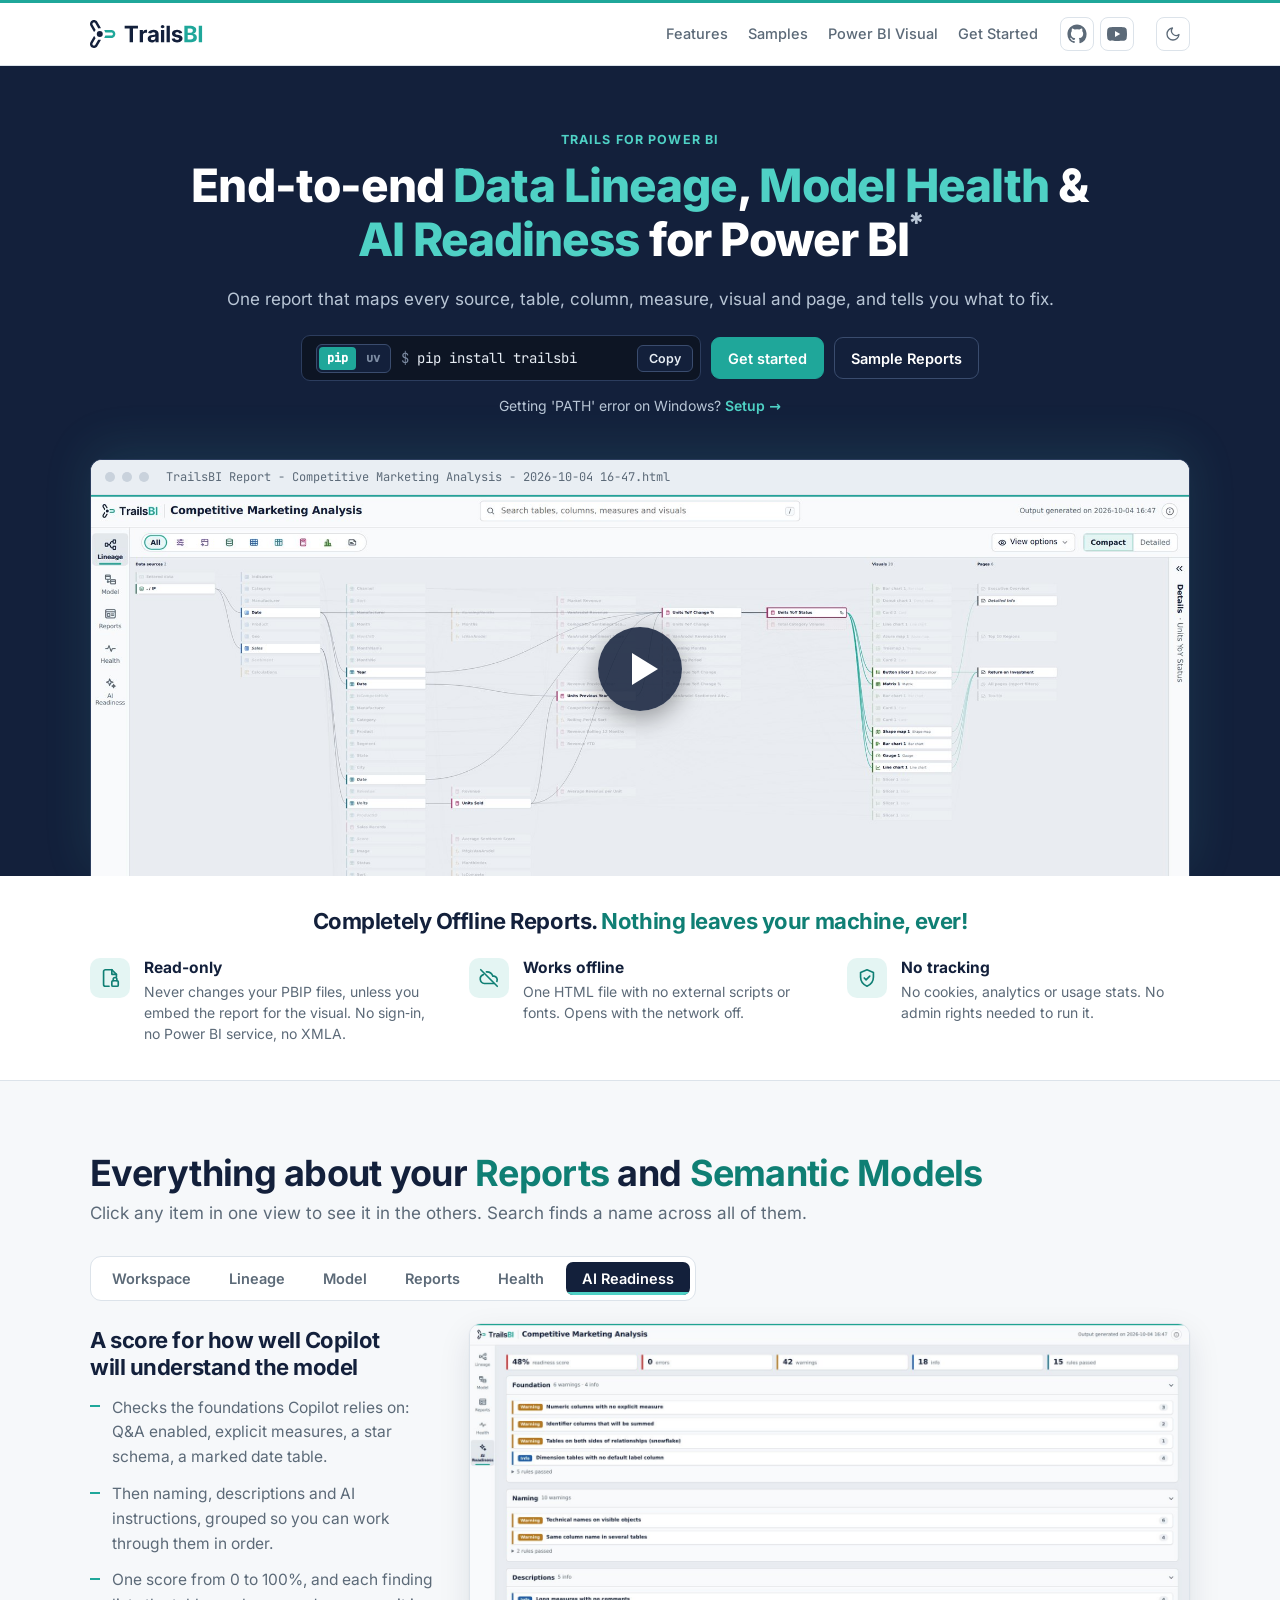
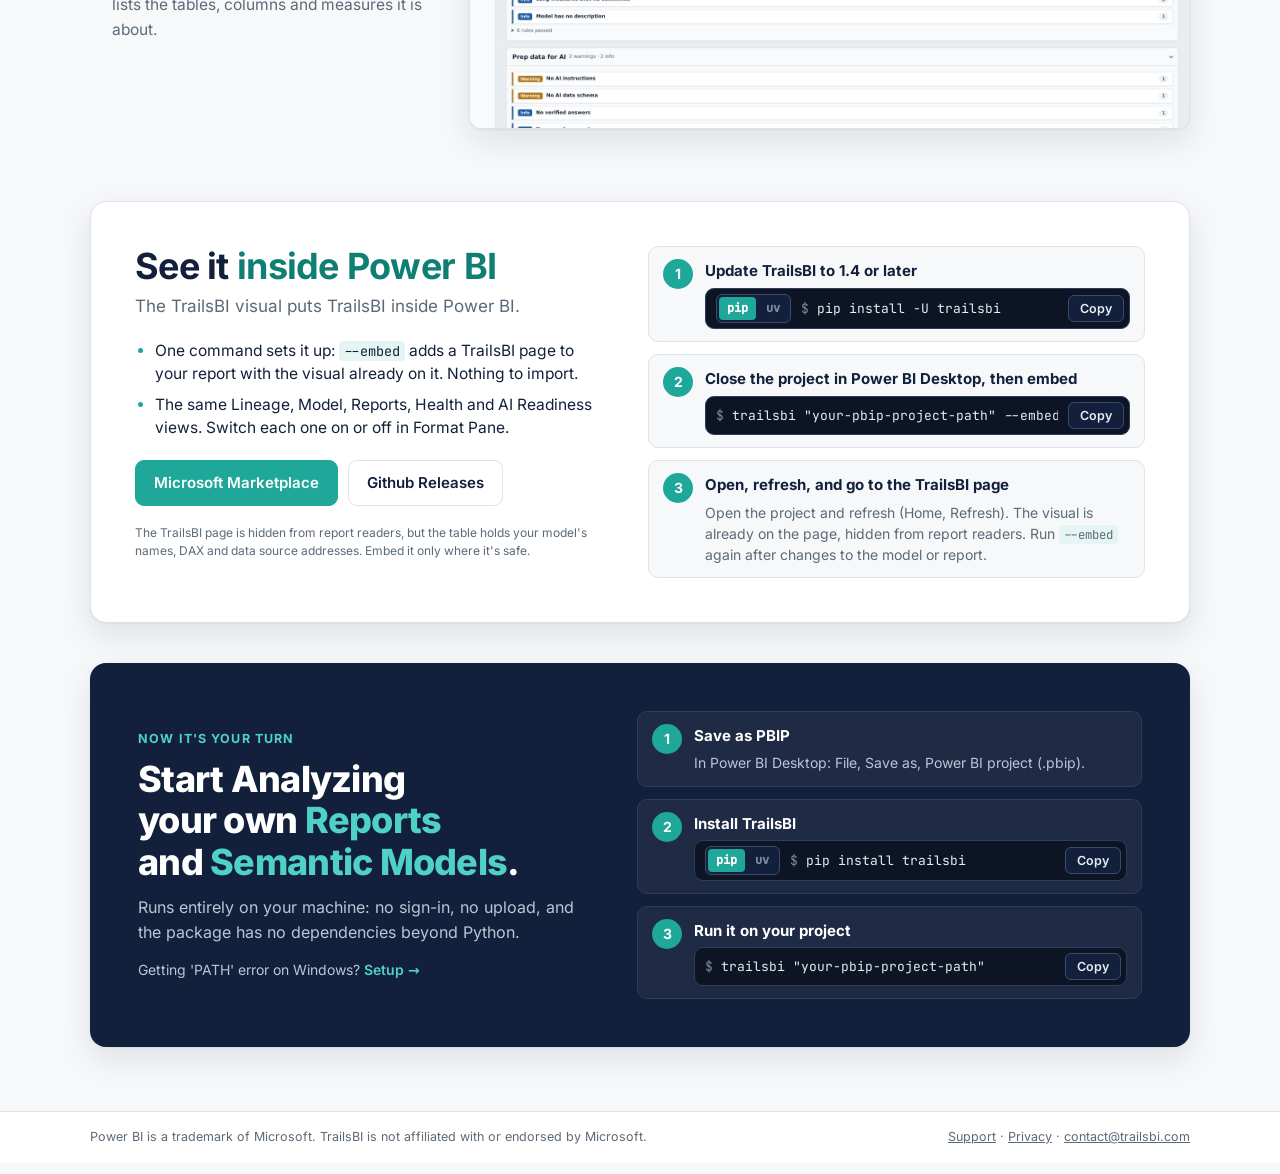
<file: index.html>
<!doctype html>
<html lang="en">
<head>
<meta charset="utf-8">
<meta name="viewport" content="width=device-width, initial-scale=1">
<title>TrailsBI: data lineage, model health and AI readiness for Power BI</title>
<meta name="description" content="End-to-end data lineage, model health and AI readiness for Power BI. One offline HTML report that maps every source, table, column, measure, visual and page, and tells you what to fix.">
<link rel="canonical" href="https://trailsbi.com/">
<meta property="og:type" content="website">
<meta property="og:site_name" content="TrailsBI">
<meta property="og:title" content="TrailsBI: data lineage, model health and AI readiness for Power BI">
<meta property="og:description" content="End-to-end data lineage, model health and AI readiness for Power BI. One offline HTML report that maps every source, table, column, measure, visual and page, and tells you what to fix.">
<meta property="og:url" content="https://trailsbi.com/">
<meta property="og:image" content="https://trailsbi.com/og.jpg">
<meta name="twitter:card" content="summary_large_image">
<meta name="theme-color" content="#13203B">
<link rel="icon" href="favicon.svg" type="image/svg+xml">
<link rel="apple-touch-icon" href="apple-touch-icon.png">
<link rel="preload" href="assets/fonts/inter-latin-wght-normal.woff2" as="font" type="font/woff2" crossorigin>
<link rel="stylesheet" href="assets/fonts.css">
<script>try{if(localStorage.getItem("trailsbi-theme")==="dark")document.documentElement.classList.add("dark")}catch(e){}</script>
<style>
:root{
  --bg:#F6F8FA; --surface:#FFFFFF; --ink:#13203B; --muted:#5C6A78; --line:#DCE3EA;
  --teal:#1FA79A; --teal-ink:#0F7F74; --teal-soft:#E4F5F3; --mint:#4FD1C5;
  --navy:#13203B; --navy-2:#1B2B4B; --navy-line:#2C3D5E; --on-navy:#E6ECF3; --on-navy-muted:#B9C6D6;
  --err:#C62828; --err-soft:#FCEAEA; --warn:#A86A12; --warn-soft:#FBF1E1;
  --logo-ink:#13203B; --logo-acc:#1FA79A;
  --shadow:0 1px 2px rgba(19,32,59,.06),0 12px 32px rgba(19,32,59,.10);
  --sans:"Inter","Segoe UI",system-ui,-apple-system,sans-serif; --mono:"JetBrains Mono","Cascadia Code",Consolas,monospace;
  color-scheme:light;
}
html.dark{
  --bg:#0D1524; --surface:#152036; --ink:#E6ECF3; --muted:#9AA8B8; --line:#26344F;
  --teal:#4FD1C5; --teal-ink:#6FE0D5; --teal-soft:#14343A;
  --navy:#0A1120; --navy-2:#152036; --navy-line:#26344F;
  --err:#FF8A80; --err-soft:#3A1E24; --warn:#F2B866; --warn-soft:#3A2E1C;
  --logo-ink:#FFFFFF; --logo-acc:#4FD1C5; --shadow:0 1px 2px rgba(0,0,0,.3),0 12px 32px rgba(0,0,0,.35); color-scheme:dark}
*{box-sizing:border-box}
body{margin:0;background:var(--bg);color:var(--ink);font:16px/1.6 var(--sans);-webkit-font-smoothing:antialiased}
.wrap{max-width:1180px;margin:0 auto;padding-inline:clamp(16px,4vw,40px)}
h1,h2,h3{text-wrap:balance;letter-spacing:-.02em}
a{color:var(--teal-ink)}
.eyebrow{margin:0 0 10px;font-size:12.5px;font-weight:700;letter-spacing:.09em;text-transform:uppercase;color:var(--teal-ink)}
.btn{display:inline-flex;align-items:center;gap:8px;padding:10px 18px;border-radius:9px;border:1px solid var(--line);background:var(--surface);color:var(--ink);text-decoration:none;font-weight:600;font-size:15px}
.btn:hover{border-color:var(--teal)}
.btn.primary{background:var(--teal);border-color:var(--teal);color:#fff}
html.dark .btn.primary{color:#0D1524}
:focus-visible{outline:2px solid var(--teal);outline-offset:2px}
.cmd{display:flex;align-items:center;gap:10px;min-width:0;background:#0D1524;border:1px solid var(--navy-line);border-radius:9px;padding:7px 7px 7px 14px}
.cmd code{font:14px var(--mono);color:#E6ECF3;background:none;padding:0;border-radius:0;flex:1;min-width:0;overflow-x:auto;white-space:nowrap}
.cmd code::before{content:"$ ";color:#7D8CA3}
.copy{border:1px solid #3A4C6E;background:#13203B;color:#E6ECF3;border-radius:6px;padding:5px 11px;font:600 12.5px var(--sans);cursor:pointer}
.copy:hover{border-color:var(--mint)}

/* header */
header.top{background:var(--surface);border-top:3px solid var(--teal);border-bottom:1px solid var(--line)}
header.top .wrap{display:flex;align-items:center;gap:22px;padding-block:14px}
header.top .logo svg{height:28px;width:auto;display:block}
header.top nav{display:flex;gap:20px;margin-left:auto;font-size:14.5px;font-weight:500}
header.top nav a{color:var(--muted);text-decoration:none}
header.top nav a:hover{color:var(--ink)}
.theme{display:flex;align-items:center;justify-content:center;width:34px;height:34px;border:1px solid var(--line);border-radius:8px;background:var(--surface);color:var(--muted);cursor:pointer;padding:0}
.theme:hover{color:var(--ink);border-color:var(--teal)}
header.top .theme svg{width:16px;height:16px}
.theme .sun{display:none} html.dark .theme .sun{display:block} html.dark .theme .moon{display:none}

/* hero */
.hero{background:var(--navy);color:var(--on-navy);padding-block:64px 0;overflow:hidden}
.hero .wrap{display:grid;gap:40px}
.hero-text{display:grid;gap:22px;text-align:center;justify-items:center}
.hero .eyebrow{color:var(--mint)}
.hero h1{margin:0;font-size:clamp(30px,4vw,46px);line-height:1.1;font-weight:800;color:#fff}
.tip{position:relative;top:-.05em;display:inline-flex;align-items:flex-start;justify-content:center;width:.42em;height:.6em;margin-left:1px;vertical-align:text-top;border:0;background:transparent;color:var(--on-navy-muted);font:800 .62em/1 var(--sans);padding:0;cursor:help;letter-spacing:0}
.tip:hover,.tip:focus-visible{color:var(--mint);outline:none}
.tip::after{content:attr(data-tip);position:absolute;left:50%;bottom:calc(100% + 8px);transform:translateX(-50%);width:max-content;max-width:min(280px,80vw);padding:8px 10px;border-radius:6px;background:#fff;color:#13203B;font:500 12.5px/1.4 var(--sans);letter-spacing:0;white-space:normal;text-align:left;opacity:0;pointer-events:none;transition:opacity .12s;z-index:5;box-shadow:0 6px 20px rgba(0,0,0,.25)}
.tip:hover::after,.tip:focus::after{opacity:1}
.hero h1{text-wrap:pretty}
.hero h1 em{font-style:normal;color:var(--mint)}
.hero-side p{margin:0 auto 22px;color:var(--on-navy-muted);font-size:17px;max-width:none;text-wrap:balance}
.hero-side .act{display:flex;flex-wrap:wrap;justify-content:center;align-items:center;gap:10px}
.hero-side .act .cmd{width:min(340px,100%)}
.hero-side .btns{display:flex;flex-wrap:wrap;justify-content:center;gap:10px}
.hero-side .act .cmd{height:46px}
.hero-side .btns .btn{height:42px;font-size:14.5px;padding-inline:16px}
.hero-side .act .btn{padding-block:0}
.hero-side .act .cmd{text-align:left}
.hero .btn{background:transparent;color:#fff;border-color:#3A4C6E}
.hero .btn:hover{border-color:var(--mint)}
.hero .btn.primary{background:var(--teal);border-color:var(--teal)}
html.dark .hero .btn.primary{background:var(--mint);border-color:var(--mint);color:#0D1524}
.hero-shot{margin:0;position:relative;top:1px;border-radius:12px 12px 0 0;overflow:hidden;border:1px solid var(--navy-line);border-bottom:0;box-shadow:0 -10px 50px rgba(79,209,197,.12);background:#fff}
.chrome{display:flex;align-items:center;gap:7px;padding:9px 14px;background:#E9EEF3;border-bottom:1px solid #DCE3EA}
.chrome i{width:10px;height:10px;border-radius:50%;background:#C9D2DC}
.chrome span{margin-left:10px;font:12px var(--mono);color:#5C6A78;min-width:0;overflow:hidden;text-overflow:ellipsis;white-space:nowrap}
.hero-shot img{display:block;width:100%;height:auto}

/* privacy band */
.promise{background:var(--surface);border-bottom:1px solid var(--line)}
.promise .wrap{display:grid;grid-template-columns:repeat(3,minmax(0,1fr));gap:22px 36px;padding-block:32px 36px;align-items:start}
.promise h2{grid-column:1/-1;text-align:center}
.promise h2{margin:0;font-size:22px;line-height:1.25}
.promise h2 b{color:var(--teal-ink)}
.fact{display:grid;grid-template-columns:40px minmax(0,1fr);gap:14px;align-items:start}
.fact .fi{display:flex;align-items:center;justify-content:center;width:40px;height:40px;border-radius:10px;background:var(--teal-soft);color:var(--teal-ink)}
.fact .fi svg{width:22px;height:22px}
.fact div{display:grid;gap:3px;min-width:0}
.fact strong{color:var(--ink);font-size:15.5px;line-height:1.3}
.fact span:not(.fi){color:var(--muted);font-size:14px;line-height:1.5}

/* sections */
section.block{padding-block:72px 0}
.sec-head{display:grid;gap:6px;margin-bottom:28px;max-width:760px}
.sec-head h2{margin:0;font-size:clamp(26px,3.4vw,36px);line-height:1.15}
.sec-head p{margin:0;color:var(--muted);font-size:17px}

/* view tour */
.vtabs{display:flex;flex-wrap:wrap;gap:6px;padding:5px;background:var(--surface);border:1px solid var(--line);border-radius:11px;width:max-content;max-width:100%;margin-bottom:22px}
.sec-head h2 em{font-style:normal;color:var(--teal-ink)}
#tour .sec-head{max-width:none}
@media (min-width:1180px){#tour .sec-head h2{white-space:nowrap}}
.vt{position:relative;border:0;background:none;color:var(--muted);font:600 14.5px var(--sans);padding:8px 16px;border-radius:7px;cursor:pointer;overflow:hidden}
.vbar{display:none;position:absolute;left:0;right:0;bottom:0;height:3px;overflow:hidden}
.vbar i{display:block;height:100%;width:100%;background:var(--mint);transform:scaleX(0);transform-origin:left center}
.vt[aria-selected="true"] .vbar{display:block;background:rgba(255,255,255,.15)}
.vt.run .vbar i{animation:vfill var(--vdur,3s) linear forwards}
html.dark .vbar i{background:#fff}
html.dark .vt[aria-selected="true"] .vbar{background:rgba(13,21,36,.25)}
.vtabs.paused .vt.run .vbar i{animation-play-state:paused}
@keyframes vfill{to{transform:scaleX(1)}}
@media (prefers-reduced-motion:reduce){.vbar{display:none;position:absolute;left:0;right:0;bottom:0;height:3px;overflow:hidden}}
.vt:hover{color:var(--ink)}
.vt[aria-selected="true"]{background:var(--navy);color:#fff}
html.dark .vt[aria-selected="true"]{background:var(--teal);color:#0D1524}
.vp[hidden]{display:none}
.vp{display:grid;grid-template-columns:minmax(0,1fr) minmax(0,2.1fr);gap:36px;align-items:start}
.vp h3{margin:4px 0 14px;font-size:22px;line-height:1.25}
.vp ul{margin:0;padding:0;list-style:none;display:grid;gap:12px}
.vp li{position:relative;padding-left:22px;color:var(--muted);font-size:15.5px}
.vp li::before{content:"";position:absolute;left:0;top:.62em;width:10px;height:2px;background:var(--teal)}
.frame{margin:0;border:1px solid var(--line);border-radius:12px;overflow:hidden;background:var(--surface);box-shadow:var(--shadow)}
.frame img{display:block;width:100%;height:auto;aspect-ratio:16/9;object-fit:cover;background:var(--bg)}

/* sample cards (same as the Samples page) */

code{font:.88em var(--mono);background:var(--teal-soft);padding:1px 5px;border-radius:4px;overflow-wrap:anywhere}

#samples .sec-head{max-width:none}

#samples .sec-head p b{color:var(--ink);font-weight:600}

/* works with */

/* get started */
.cta{padding-block:40px 64px;font-size:15px;line-height:1.55}
.cta-box{display:grid;grid-template-columns:minmax(0,1fr) minmax(0,1.1fr);gap:40px;align-items:center;background:#13203B;color:#E6ECF3;border-radius:16px;padding:clamp(24px,4vw,48px);box-shadow:0 1px 2px rgba(19,32,59,.06),0 12px 32px rgba(19,32,59,.10)}
html.dark .cta-box{background:var(--surface);border:1px solid var(--teal);box-shadow:none}
.cta-eyebrow{margin:0 0 10px;font-size:12.5px;font-weight:700;letter-spacing:.09em;text-transform:uppercase;color:#4FD1C5}
.cta h2{margin:0 0 12px;font-size:clamp(26px,3.4vw,36px);line-height:1.15;letter-spacing:-.02em;font-weight:800;color:#fff;text-wrap:balance}
.cta h2 em{font-style:normal;color:#4FD1C5}
.cta-text p:not(.cta-eyebrow){margin:0;color:#B9C6D6;font-size:16px}
.cta-steps{list-style:none;margin:0;padding:0;display:grid;gap:12px;counter-reset:st}
.cta-steps li{counter-increment:st;display:grid;grid-template-columns:30px minmax(0,1fr);column-gap:12px;row-gap:5px;background:rgba(255,255,255,.05);border:1px solid #2C3D5E;border-radius:10px;padding:12px 14px}
html.dark .cta-steps li{background:var(--bg);border-color:var(--line)}
.cta-steps li::before{content:counter(st);grid-row:span 2;display:flex;align-items:center;justify-content:center;width:30px;height:30px;border-radius:50%;background:#1FA79A;color:#fff;font-weight:700;font-size:14px}
.cta-steps b{color:#fff;font-size:15px}
.cta-steps span{color:#B9C6D6;font-size:14px;min-width:0}
.cta-cmd{display:flex;align-items:center;gap:10px;min-width:0;background:#0D1524;border:1px solid #2C3D5E;border-radius:9px;padding:5px 5px 5px 10px}
.cta-cmd code{flex:1;min-width:0;overflow-x:auto;white-space:nowrap;font:13px var(--mono);color:#E6ECF3;background:none;padding:0;border-radius:0}
.cta-cmd code::before{content:"$ ";color:#7D8CA3}
.cta-cmd .copy{border:1px solid #3A4C6E;background:#13203B;color:#E6ECF3;border-radius:6px;padding:5px 11px;font:600 12.5px var(--sans);cursor:pointer}
.cta-cmd .copy:hover{border-color:#4FD1C5}
@media (max-width:980px){.cta-box{grid-template-columns:1fr}}

footer{border-top:1px solid var(--line);background:var(--surface);color:var(--muted);font-size:12.5px;line-height:1.45}
footer .wrap{display:flex;flex-wrap:wrap;justify-content:space-between;gap:10px 24px;padding-block:16px}
footer a{color:var(--muted)}
footer a:hover{color:var(--teal-ink)}
header.top .links{display:flex;align-items:center;gap:6px}
header.top .soc{display:inline-flex;align-items:center;justify-content:center;width:34px;height:34px;border-radius:8px;color:var(--muted);background:transparent;border:1px solid var(--line);transition:background .15s,border-color .15s,color .15s}
header.top .soc:hover{background:var(--teal);border-color:var(--teal);color:#fff}
html.dark header.top .soc:hover{color:#0D1524}
header.top .soc svg{width:20px;height:20px}
footer .wrap{align-items:center}

@media (max-width:980px){
  .vp{grid-template-columns:1fr}
  .promise .wrap{grid-template-columns:1fr}
  
}
@media (max-width:640px){
  header.top .hide-s{display:none}
  .promise .wrap{grid-template-columns:1fr}
  .hero{padding-top:40px}
}
@media (prefers-reduced-motion:reduce){*{transition:none!important;scroll-behavior:auto!important}}
/* Inside Power BI: the TrailsBI visual */
section#visual{padding-block:72px 0}
.pbi{display:grid;grid-template-columns:minmax(0,1fr) minmax(0,1.05fr);gap:40px;align-items:start;background:var(--surface);border:1px solid var(--line);border-radius:16px;padding:clamp(24px,4vw,44px);box-shadow:var(--shadow)}
.pbi .sec-head{margin-bottom:18px}
.pbi .badge{justify-self:start;display:inline-block;margin:0 0 4px;padding:3px 10px;border-radius:999px;background:var(--teal-soft);color:var(--teal-ink);font-size:12px;font-weight:700;letter-spacing:.06em;text-transform:uppercase}
.pbi ul{margin:0 0 20px;padding-left:20px;display:grid;gap:8px;color:var(--ink);font-size:15.5px;line-height:1.5}
.pbi ul li::marker{color:var(--teal)}
.pbi .btns{display:flex;flex-wrap:wrap;gap:10px}
.pbi .note{margin:18px 0 0;color:var(--muted);font-size:12px;line-height:1.5}
.pbi-steps{list-style:none;margin:0;padding:0;display:grid;gap:12px;counter-reset:st}
.pbi-steps li{counter-increment:st;display:grid;grid-template-columns:30px minmax(0,1fr);column-gap:12px;row-gap:5px;background:var(--bg);border:1px solid var(--line);border-radius:10px;padding:12px 14px}
.pbi-steps li::before{content:counter(st);grid-row:span 2;display:flex;align-items:center;justify-content:center;width:30px;height:30px;border-radius:50%;background:var(--teal);color:#fff;font-weight:700;font-size:14px}
html.dark .pbi-steps li::before{color:#0D1524}
.pbi-steps b{color:var(--ink);font-size:15px}
.pbi-steps span{color:var(--muted);font-size:14px;line-height:1.5;min-width:0}
.pbi-steps a{color:var(--teal-ink);font-weight:600}
@media (max-width:980px){.pbi{grid-template-columns:1fr}}
.hero-nopy{margin:14px 0 0!important;font-size:14px!important;color:var(--on-navy-muted)}
.hero-nopy a,.cta-nopy a{color:#4FD1C5;font-weight:600;text-decoration:none;white-space:nowrap}
.hero-nopy a::after,.cta-nopy a::after{content:" \2192"}
.hero-nopy a:hover,.cta-nopy a:hover{text-decoration:underline}
.cta-text p.cta-nopy{margin-top:14px;font-size:14px}
.hero-nopy code,.cta-nopy code{font:12.5px var(--mono);background:rgba(255,255,255,.08);color:#E6ECF3;padding:1px 5px;border-radius:4px}
.pm{display:inline-flex;flex:none;border:1px solid #3A4C6E;border-radius:6px;padding:2px;gap:2px;background:#13203B}
.pm button{border:0;background:transparent;color:#7D8CA3;font:600 12px var(--mono);padding:3px 8px;border-radius:4px;cursor:pointer;line-height:1.4}
.pm button:hover{color:#E6ECF3}
.pm button[aria-pressed="true"]{background:#1FA79A;color:#fff}
.pm button:focus-visible{outline:2px solid #4FD1C5;outline-offset:1px}
.hero-side .act .cmd{width:min(400px,100%)}
.hero-link{display:block;color:inherit;text-decoration:none}
.hero-link .play{position:absolute;left:50%;top:50%;width:84px;height:84px;margin:-42px 0 0 -42px;border-radius:50%;background:rgba(19,32,59,.86);box-shadow:0 8px 24px rgba(0,0,0,.35);transition:transform .15s,background .15s}
.hero-link .play::after{content:"";position:absolute;left:34px;top:26px;border-style:solid;border-width:16px 0 16px 26px;border-color:transparent transparent transparent #fff}
.hero-link:hover .play,.hero-link:focus-visible .play{transform:scale(1.08);background:var(--teal)}
</style>
</head>
<body>
<header class="top"><div class="wrap">
  <a class="logo" href="./" aria-label="TrailsBI home"><svg viewBox="0 0 509.0 125.0" role="img" aria-label="TrailsBI"><g transform="scale(1.2500)"><path fill="var(--logo-ink)" d="M38.4 72.2 38.5 71.6 38.4 71.1 38.0 70.6 37.5 70.4 33.7 70.5 30.4 70.1 29.7 70.2 29.3 70.7 19.0 88.6 18.3 89.6 17.5 90.3 16.8 90.7 15.9 91.2 15.0 91.4 14.0 91.4 13.1 91.3 12.1 91.0 11.4 90.7 10.5 90.1 9.9 89.5 9.4 88.8 9.0 87.9 8.7 87.0 8.6 86.0 8.7 85.2 8.9 84.1 9.4 83.1 19.7 65.1 19.9 64.7 19.7 63.9 17.7 61.3 15.9 57.9 15.6 57.7 15.1 57.5 14.7 57.5 14.3 57.6 13.9 58.1 1.9 78.8 0.8 81.2 0.4 82.6 0.1 84.1 0.0 86.9 0.2 88.3 0.6 90.1 1.1 91.4 1.8 92.8 3.4 95.1 5.4 97.0 7.8 98.5 10.3 99.5 13.1 100.0 15.9 99.9 18.6 99.3 21.1 98.2 22.3 97.5 23.8 96.3 24.9 95.1 26.0 93.7Z"/><path fill="var(--logo-ink)" d="M13.9 42.0 14.3 42.4 14.9 42.6 15.5 42.4 15.9 42.2 17.7 38.8 19.7 36.2 19.9 35.5 19.7 34.9 9.4 17.0 8.9 15.9 8.7 14.9 8.6 14.0 8.7 13.0 9.0 12.2 9.4 11.2 9.9 10.6 10.7 9.8 11.4 9.3 12.4 8.9 13.2 8.7 14.2 8.6 15.1 8.7 16.1 9.0 16.8 9.3 17.7 9.9 18.3 10.5 19.0 11.4 29.3 29.4 29.6 29.7 30.4 30.0 33.7 29.5 37.5 29.6 37.9 29.5 38.3 29.2 38.5 28.9 38.5 28.4 38.4 27.8 26.4 7.1 24.9 4.9 23.9 3.9 22.7 2.9 20.3 1.4 19.0 0.9 17.3 0.3 15.9 0.1 14.3 0.0 11.5 0.2 8.9 1.0 6.4 2.3 4.2 4.0 2.5 6.2 1.1 8.6 0.3 11.2 0.0 14.0 0.1 15.4 0.3 17.3 0.8 18.8 1.5 20.5Z"/><path fill="var(--logo-acc)" d="M52.3 35.9 51.7 36.0 51.3 36.4 51.1 37.0 51.2 37.5 53.2 40.8 54.4 43.8 54.9 44.3 55.5 44.5 76.2 44.5 77.4 44.6 78.4 44.9 79.1 45.3 80.0 45.9 80.6 46.5 81.2 47.4 81.5 48.2 81.8 49.2 81.8 50.0 81.7 51.1 81.5 51.9 81.2 52.6 80.6 53.5 80.0 54.1 79.1 54.8 78.4 55.1 77.4 55.4 76.2 55.6 55.5 55.6 55.0 55.6 54.4 56.2 53.2 59.2 51.2 62.5 51.1 62.9 51.2 63.4 51.4 63.7 51.7 64.0 52.3 64.2 76.3 64.2 78.9 63.9 81.6 63.1 83.0 62.5 84.2 61.7 85.7 60.6 86.7 59.6 87.6 58.5 88.5 57.2 89.6 54.7 90.3 52.0 90.4 49.2 90.0 46.5 89.0 43.9 87.6 41.5 85.7 39.5 83.5 37.8 82.2 37.2 80.5 36.5 78.9 36.1 77.1 35.9Z"/><circle fill="var(--logo-ink)" cx="34.9" cy="50.0" r="10.7"/></g><path d="M154.7 38.4V26.1H214.1V38.4H191.9V98.8H176.9V38.4ZM222 98.8V44.3H236.2V53.8H236.7Q238.3 48.7 241.8 46.1Q245.3 43.5 249.9 43.5Q251.1 43.5 252.4 43.6Q253.7 43.8 254.7 44V57.1Q253.7 56.8 251.8 56.6Q250 56.4 248.3 56.4Q245 56.4 242.3 57.8Q239.6 59.3 238.1 61.8Q236.6 64.4 236.6 67.8V98.8ZM276 99.9Q270.8 99.9 266.7 98.1Q262.5 96.3 260.2 92.6Q257.8 89 257.8 83.6Q257.8 79 259.5 75.9Q261.2 72.9 264.1 71Q267 69.2 270.7 68.2Q274.3 67.2 278.4 66.8Q283.1 66.3 286 65.9Q288.9 65.5 290.3 64.6Q291.6 63.7 291.6 61.9V61.7Q291.6 59.3 290.7 57.7Q289.7 56.1 287.7 55.3Q285.8 54.4 283.1 54.4Q280.3 54.4 278.2 55.3Q276.1 56.1 274.7 57.5Q273.4 59 272.8 60.7L259.4 58.5Q260.8 53.7 264 50.4Q267.3 47.1 272.2 45.3Q277 43.6 283.1 43.6Q287.5 43.6 291.7 44.6Q295.8 45.7 299.1 47.9Q302.4 50.1 304.3 53.6Q306.3 57.2 306.3 62.1V98.8H292.4V91.3H291.9Q290.6 93.8 288.4 95.7Q286.2 97.7 283.1 98.8Q280 99.9 276 99.9ZM280.1 89.6Q283.6 89.6 286.2 88.3Q288.8 86.9 290.3 84.5Q291.7 82.2 291.7 79.3V73.4Q291.1 73.9 289.8 74.3Q288.5 74.7 286.8 75Q285.2 75.3 283.7 75.5Q282.1 75.8 280.9 75.9Q278.2 76.3 276.2 77.2Q274.1 78 273 79.5Q271.9 80.9 271.9 83.2Q271.9 85.3 272.9 86.7Q274 88.2 275.9 88.9Q277.7 89.6 280.1 89.6ZM316.8 98.8V44.3H331.4V98.8ZM324.1 37.1Q320.8 37.1 318.4 34.9Q316.1 32.7 316.1 29.6Q316.1 26.5 318.4 24.3Q320.8 22.1 324.1 22.1Q327.4 22.1 329.8 24.3Q332.2 26.4 332.2 29.6Q332.2 32.7 329.8 34.9Q327.4 37.1 324.1 37.1ZM356.5 26.1V98.8H341.9V26.1ZM388.7 99.9Q382.1 99.9 377 98Q371.9 96.2 368.7 92.6Q365.5 89 364.5 83.9L378.2 81.6Q379.2 85.4 381.9 87.3Q384.6 89.2 389.1 89.2Q393.3 89.2 395.7 87.6Q398.1 86 398.1 83.6Q398.1 81.4 396.4 80.1Q394.7 78.7 391.1 78L381.7 76Q373.8 74.4 369.9 70.5Q366 66.6 366 60.5Q366 55.2 368.8 51.5Q371.7 47.7 376.8 45.6Q382 43.6 388.9 43.6Q395.3 43.6 400.1 45.4Q404.8 47.1 407.7 50.4Q410.7 53.7 411.7 58.1L398.7 60.4Q397.8 57.6 395.5 55.9Q393.1 54.1 389.1 54.1Q385.5 54.1 383 55.6Q380.6 57.1 380.6 59.6Q380.6 61.7 382.2 63.1Q383.8 64.5 387.6 65.3L397.4 67.3Q405.4 68.9 409.2 72.5Q413.1 76.1 413.1 82Q413.1 87.4 409.9 91.4Q406.8 95.4 401.3 97.7Q395.8 99.9 388.7 99.9Z" fill="var(--logo-ink)"/><path d="M421.3 98.8V26.1H450.2Q458.2 26.1 463.5 28.5Q468.9 30.9 471.5 35.1Q474.2 39.3 474.2 44.8Q474.2 49.1 472.5 52.3Q470.8 55.5 467.8 57.5Q464.9 59.5 461.1 60.4V61.2Q465.2 61.3 468.9 63.5Q472.5 65.6 474.8 69.5Q477 73.4 477 78.8Q477 84.5 474.2 89.1Q471.4 93.6 465.8 96.2Q460.3 98.8 452 98.8ZM436.2 86.6H449.1Q455.7 86.6 458.7 84.1Q461.7 81.5 461.7 77.4Q461.7 74.3 460.2 71.9Q458.7 69.6 456 68.2Q453.3 66.9 449.5 66.9H436.2ZM436.2 56.7H448Q451.2 56.7 453.7 55.5Q456.2 54.4 457.7 52.2Q459.1 50.1 459.1 47.2Q459.1 43.2 456.3 40.7Q453.5 38.3 448.3 38.3H436.2ZM500.4 26.1V98.8H485.5V26.1Z" fill="var(--logo-acc)"/></svg></a>
  <nav aria-label="Main">
    <a href="#tour">Features</a>
    <a href="samples/">Samples</a>
    <a class="hide-s" href="#visual">Power BI Visual</a>
    <a class="hide-s" href="#start">Get Started</a>
  </nav>
  <span class="links hide-s"><a class="soc" href="https://github.com/trailsbi" target="_blank" rel="noopener" aria-label="TrailsBI on GitHub" title="github.com/trailsbi"><svg viewBox="0 0 24 24" aria-hidden="true"><path fill="currentColor" d="M12 .5C5.65.5.5 5.65.5 12a11.5 11.5 0 0 0 7.86 10.92c.58.1.79-.25.79-.56v-2c-3.2.7-3.87-1.37-3.87-1.37-.52-1.33-1.28-1.69-1.28-1.69-1.05-.72.08-.7.08-.7 1.16.08 1.77 1.19 1.77 1.19 1.03 1.77 2.7 1.26 3.36.96.1-.75.4-1.26.73-1.55-2.55-.29-5.24-1.28-5.24-5.69 0-1.26.45-2.29 1.19-3.09-.12-.29-.52-1.46.11-3.05 0 0 .97-.31 3.17 1.18a11 11 0 0 1 5.77 0c2.2-1.49 3.17-1.18 3.17-1.18.63 1.59.23 2.76.11 3.05.74.8 1.19 1.83 1.19 3.09 0 4.42-2.69 5.39-5.26 5.68.41.36.78 1.06.78 2.14v3.17c0 .31.21.67.8.56A11.5 11.5 0 0 0 23.5 12C23.5 5.65 18.35.5 12 .5z"/></svg></a><a class="soc" href="https://youtube.com/@trailsbi" target="_blank" rel="noopener" aria-label="TrailsBI on YouTube" title="youtube.com/@trailsbi"><svg viewBox="0 0 24 24" aria-hidden="true"><path fill="currentColor" d="M23.5 6.2a3 3 0 0 0-2.1-2.1C19.5 3.6 12 3.6 12 3.6s-7.5 0-9.4.5A3 3 0 0 0 .5 6.2 31.4 31.4 0 0 0 0 12a31.4 31.4 0 0 0 .5 5.8 3 3 0 0 0 2.1 2.1c1.9.5 9.4.5 9.4.5s7.5 0 9.4-.5a3 3 0 0 0 2.1-2.1A31.4 31.4 0 0 0 24 12a31.4 31.4 0 0 0-.5-5.8zM9.6 15.6V8.4l6.3 3.6-6.3 3.6z"/></svg></a></span>
  <button class="theme" id="themeBtn" aria-label="Switch to dark mode" title="Switch to dark mode"><svg class="moon" width="16" height="16" viewBox="0 0 24 24" fill="none" stroke="currentColor" stroke-width="2" stroke-linecap="round" stroke-linejoin="round" aria-hidden="true"><path d="M21 12.8A9 9 0 1 1 11.2 3a7 7 0 0 0 9.8 9.8z"/></svg><svg class="sun" width="16" height="16" viewBox="0 0 24 24" fill="none" stroke="currentColor" stroke-width="2" stroke-linecap="round" aria-hidden="true"><circle cx="12" cy="12" r="4"/><path d="M12 2v2M12 20v2M4.9 4.9l1.4 1.4M17.7 17.7l1.4 1.4M2 12h2M20 12h2M4.9 19.1l1.4-1.4M17.7 6.3l1.4-1.4"/></svg></button>
</div></header>

<main>
<section class="hero" aria-labelledby="hero-h">
  <div class="wrap">
    <div class="hero-text">
      <div>
        <p class="eyebrow">Trails for Power BI</p>
        <h1 id="hero-h">End-to-end <em>Data&nbsp;Lineage</em>, <em>Model&nbsp;Health</em> &amp; <em>AI&nbsp;Readiness</em> for Power&nbsp;BI<button class="tip" type="button" data-tip="Power BI is a trademark of Microsoft. TrailsBI is not affiliated with or endorsed by Microsoft." aria-label="Power BI is a trademark of Microsoft. TrailsBI is not affiliated with or endorsed by Microsoft.">*</button></h1>
      </div>
      <div class="hero-side">
        <p>One report that maps every source, table, column, measure, visual and page, and tells you what to fix.</p>
        <div class="act">
          <div class="cmd"><span class="pm" role="group" aria-label="Install with"><button type="button" data-pm="pip" aria-pressed="true" title="Install with pip">pip</button><button type="button" data-pm="uv" aria-pressed="false" title="Install with uv">uv</button></span><code id="cmd-hero" data-pip="pip install trailsbi" data-uv="uv tool install trailsbi">pip install trailsbi</code><button class="copy" data-copy="cmd-hero">Copy</button></div>
          <div class="btns">
            <a class="btn primary" href="#start">Get started</a>
            <a class="btn" href="samples/">Sample Reports</a>
          </div>
        </div>
        <p class="hero-nopy">Getting 'PATH' error on Windows? <a href="setup/">Setup</a></p>
      </div>
    </div>
    <a class="hero-link" href="https://www.youtube.com/watch?v=HQTlUTrLqag" target="_blank" rel="noopener" aria-label="Watch the TrailsBI demo on YouTube, 2 minutes 42 seconds (opens YouTube)">
    <figure class="hero-shot">
      <div class="chrome" aria-hidden="true"><i></i><i></i><i></i><span>TrailsBI Report - Competitive Marketing Analysis - 2026-10-04 16-47.html</span></div>
      <img src="img/hero-lineage.jpg" width="2000" height="697" alt="TrailsBI lineage of Microsoft's Competitive Marketing Analysis sample with Units YoY Status selected: what feeds it in navy, the visuals and pages that use it in teal" fetchpriority="high">
      <span class="play" aria-hidden="true"></span>
    </figure>
    </a>
  </div>
</section>

<section class="promise" aria-label="Privacy">
  <div class="wrap">
    <h2>Completely Offline Reports. <b>Nothing leaves your machine, ever!</b></h2>
    <div class="fact"><span class="fi"><svg viewBox="0 0 24 24" fill="none" stroke="currentColor" stroke-width="1.8" stroke-linecap="round" stroke-linejoin="round" aria-hidden="true"><path d="M14 3H7a2 2 0 0 0-2 2v14a2 2 0 0 0 2 2h4"/><path d="M14 3v5h5"/><path d="M14 3l5 5v3"/><rect x="14" y="15" width="7" height="6" rx="1.2"/><path d="M15.5 15v-1.5a2 2 0 0 1 4 0V15"/></svg></span><div><strong>Read-only</strong><span>Never changes your PBIP files, unless you embed the report for the visual. No sign&#8209;in, no Power BI service, no XMLA.</span></div></div>
    <div class="fact"><span class="fi"><svg viewBox="0 0 24 24" fill="none" stroke="currentColor" stroke-width="1.8" stroke-linecap="round" stroke-linejoin="round" aria-hidden="true"><path d="M3 3l18 18"/><path d="M5.8 8.3A5 5 0 0 0 7 18h10.3"/><path d="M20.6 15.6A4 4 0 0 0 17.5 10h-1.3A7 7 0 0 0 9.2 5.3"/></svg></span><div><strong>Works offline</strong><span>One HTML file with no external scripts or fonts. Opens with the network off.</span></div></div>
    <div class="fact"><span class="fi"><svg viewBox="0 0 24 24" fill="none" stroke="currentColor" stroke-width="1.8" stroke-linecap="round" stroke-linejoin="round" aria-hidden="true"><path d="M12 3l7 3v5c0 4.5-3 8.3-7 10-4-1.7-7-5.5-7-10V6z"/><path d="M9 12l2 2 4-4"/></svg></span><div><strong>No tracking</strong><span>No cookies, analytics or usage stats. No admin rights needed to run it.</span></div></div>
  </div>
</section>

<section class="block wrap" id="tour" aria-labelledby="tour-h">
  <div class="sec-head">
    <h2 id="tour-h">Everything about your <em>Reports</em> and <em>Semantic Models</em></h2>
    <p>Click any item in one view to see it in the others. Search finds a name across all of them.</p>
  </div>
  <div class="vtabs" role="tablist" aria-label="Views"><button class="vt" role="tab" id="t-ws" aria-controls="p-ws" aria-selected="true">Workspace<span class="vbar" aria-hidden="true"><i></i></span></button><button class="vt" role="tab" id="t-lineage" aria-controls="p-lineage" aria-selected="false" tabindex="-1">Lineage<span class="vbar" aria-hidden="true"><i></i></span></button><button class="vt" role="tab" id="t-model" aria-controls="p-model" aria-selected="false" tabindex="-1">Model<span class="vbar" aria-hidden="true"><i></i></span></button><button class="vt" role="tab" id="t-reports" aria-controls="p-reports" aria-selected="false" tabindex="-1">Reports<span class="vbar" aria-hidden="true"><i></i></span></button><button class="vt" role="tab" id="t-health" aria-controls="p-health" aria-selected="false" tabindex="-1">Health<span class="vbar" aria-hidden="true"><i></i></span></button><button class="vt" role="tab" id="t-ai" aria-controls="p-ai" aria-selected="false" tabindex="-1">AI Readiness<span class="vbar" aria-hidden="true"><i></i></span></button></div>
  <div class="vp" role="tabpanel" id="p-ws" aria-labelledby="t-ws"><div class="vp-text"><h3>Every report and model across your workspaces</h3><ul><li>Point TrailsBI at a workspace folder, or several, and get one page for all of their reports and semantic models.</li><li>A map from data source to semantic model to report: click any card to highlight everything upstream and downstream.</li><li>Reports in one workspace join to the models they use in another.</li><li>Scope picks which models, reports or whole workspaces every other view shows.</li></ul></div><figure class="frame"><img src="img/ws-workspace.jpg" alt="TrailsBI Workspace view on Microsoft's samples arranged as two workspaces, with the Competitive Marketing Analysis model and its three reports selected" width="1600" height="900" loading="eager"></figure></div><div class="vp" role="tabpanel" id="p-lineage" aria-labelledby="t-lineage" hidden><div class="vp-text"><h3>Follow any field from source to visual</h3><ul><li>Pick a column or measure and see every data source, table and measure it depends on.</li><li>And Everything built on it, down to the visuals and pages.</li><li>Compact cards for the whole picture, detailed cards with usage counts when you need them.</li><li>Switch to Graph to see the whole project in one page.</li><li>Measures built on live-connected reports show apart from the model's own.</li></ul></div><figure class="frame"><img src="img/hr-lineage-home.jpg" alt="TrailsBI Lineage view on Microsoft's Human Resources sample" width="1600" height="900" loading="lazy"></figure></div><div class="vp" role="tabpanel" id="p-model" aria-labelledby="t-model" hidden><div class="vp-text"><h3>Every table, column, measure and relationship</h3><ul><li>A searchable list of the whole model with DAX and Power Query one click away. Point at any function for what it does.</li><li>A relationship diagram laid out for you, with cardinality and filter direction on every line.</li><li>Export the diagram as PNG or SVG, with table and column names hidden when you share it.</li></ul></div><figure class="frame"><img src="img/ra-diagram.jpg" alt="TrailsBI Model view on Microsoft's Retail Analysis sample" width="1600" height="900" loading="eager"></figure></div><div class="vp" role="tabpanel" id="p-reports" aria-labelledby="t-reports" hidden><div class="vp-text"><h3>What each page and visual actually uses</h3><ul><li>Every page drawn as a canvas preview, with page, report and visual-level filters.</li><li>Each visual lists its fields by role: values, axis, legend, sort, filters and formatting.</li><li>Fields a visual uses but the model no longer has are flagged before your users find them.</li></ul></div><figure class="frame"><img src="img/rs-reports.jpg" alt="TrailsBI Reports view on Microsoft's Regional Sales sample" width="1600" height="900" loading="eager"></figure></div><div class="vp" role="tabpanel" id="p-health" aria-labelledby="t-health" hidden><div class="vp-text"><h3>Best Practice Analyzer, without the setup</h3><ul><li>Microsoft's Best Practice Analyzer rules, run straight from the TMDL files.</li><li>Lineage checks on top: unused columns, measures and calculation groups, broken references, missing sort fields.</li><li>Measures count toward their home table, so a measures table is never suggested for deletion.</li></ul></div><figure class="frame"><img src="img/ss-health.jpg" alt="TrailsBI Health view on Microsoft's Store Sales sample" width="1600" height="900" loading="eager"></figure></div><div class="vp" role="tabpanel" id="p-ai" aria-labelledby="t-ai" hidden><div class="vp-text"><h3>A score for how well Copilot will understand the model</h3><ul><li>Checks the foundations Copilot relies on: Q&A enabled, explicit measures, a star schema, a marked date table.</li><li>Then naming, descriptions and AI instructions, grouped so you can work through them in order.</li><li>One score from 0 to 100%, and each finding lists the tables, columns and measures it is about.</li></ul></div><figure class="frame"><img src="img/cma-ai.jpg" alt="TrailsBI AI Readiness view on Microsoft's Competitive Marketing Analysis sample" width="1600" height="900" loading="eager"></figure></div>
</section>

<section class="wrap" id="visual" aria-labelledby="visual-h">
  <div class="pbi">
    <div>
      <div class="sec-head">
        <h2 id="visual-h">See it <em>inside Power BI</em></h2>
        <p>The TrailsBI visual puts TrailsBI inside Power BI.</p>
      </div>
      <ul>
        <li>One command sets it up: <code>--embed</code> adds a TrailsBI page to your report with the visual already on it. Nothing to import.</li>
        <li>The same Lineage, Model, Reports, Health and AI Readiness views. Switch each one on or off in Format Pane.</li>
      </ul>
      <div class="btns">
        <a class="btn primary" href="https://marketplace.microsoft.com/en-us/product/trailsbi.trailsbi" target="_blank" rel="noopener">Microsoft Marketplace</a>
        <a class="btn" href="https://github.com/trailsbi/trailsbi-visual/releases/latest" target="_blank" rel="noopener">Github Releases</a>
      </div>
      <p class="note">The TrailsBI page is hidden from report readers, but the table holds your model's names, DAX and data source addresses. Embed it only where it's safe.</p>
    </div>
    <ol class="pbi-steps">
      <li><b>Update TrailsBI to 1.4 or later</b><span class="cta-cmd"><span class="pm" role="group" aria-label="Update with"><button type="button" data-pm="pip" aria-pressed="true" title="Update with pip">pip</button><button type="button" data-pm="uv" aria-pressed="false" title="Update with uv">uv</button></span><code id="cmd-upd" data-pip="pip install -U trailsbi" data-uv="uv tool upgrade trailsbi">pip install -U trailsbi</code><button class="copy" data-copy="cmd-upd">Copy</button></span></li>
      <li><b>Close the project in Power BI Desktop, then embed</b><span class="cta-cmd"><code id="cmd-embed">trailsbi "your-pbip-project-path" --embed</code><button class="copy" data-copy="cmd-embed">Copy</button></span></li>
      <li><b>Open, refresh, and go to the TrailsBI page</b><span>Open the project and refresh (Home, Refresh). The visual is already on the page, hidden from report readers. Run <code>--embed</code> again after changes to the model or report.</span></li>
    </ol>
  </div>
</section>

<section class="cta wrap" id="start" aria-labelledby="cta-h">
  <div class="cta-box">
    <div class="cta-text">
      <p class="cta-eyebrow">Now it's your turn</p>
      <h2 id="cta-h">Start Analyzing your own <em>Reports</em> and <em>Semantic&nbsp;Models</em>.</h2>
      <p>Runs entirely on your machine: no sign-in, no upload, and the package has no dependencies beyond Python.</p>
      <p class="cta-nopy">Getting 'PATH' error on Windows? <a href="setup/">Setup</a></p>
    </div>
    <ol class="cta-steps">
      <li><b>Save as PBIP</b><span>In Power BI Desktop: File, Save as, Power BI project (.pbip).</span></li>
      <li><b>Install TrailsBI</b><span class="cta-cmd"><span class="pm" role="group" aria-label="Install with"><button type="button" data-pm="pip" aria-pressed="true" title="Install with pip">pip</button><button type="button" data-pm="uv" aria-pressed="false" title="Install with uv">uv</button></span><code id="cmd-pip" data-pip="pip install trailsbi" data-uv="uv tool install trailsbi">pip install trailsbi</code><button class="copy" data-copy="cmd-pip">Copy</button></span></li>
      <li><b>Run it on your project</b><span class="cta-cmd"><code id="cmd-own">trailsbi "your-pbip-project-path"</code><button class="copy" data-copy="cmd-own">Copy</button></span></li>
    </ol>
  </div>
</section>
</main>

<footer><div class="wrap">
  <span>Power BI is a trademark of Microsoft. TrailsBI is not affiliated with or endorsed by Microsoft.</span>
  <span class="flinks"><a href="support/">Support</a> · <a href="privacy/">Privacy</a> · <a href="mailto:contact@trailsbi.com">contact@trailsbi.com</a></span>
  </div></footer>

<script>
(function () {
  var root = document.documentElement, tb = document.getElementById("themeBtn");
  function setTheme(d) {
    root.classList.toggle("dark", d);
    var l = d ? "Switch to light mode" : "Switch to dark mode";
    tb.setAttribute("aria-label", l); tb.title = l;
    try { localStorage.setItem("trailsbi-theme", d ? "dark" : "light"); } catch (x) {}
  }
  var saved = null; try { saved = localStorage.getItem("trailsbi-theme"); } catch (x) {}
  setTheme(saved === "dark");
  tb.addEventListener("click", function () { setTheme(!root.classList.contains("dark")); });

  var tabs = Array.prototype.slice.call(document.querySelectorAll(".vt"));
  function pick(t, focus) {
    tabs.forEach(function (x) {
      var on = x === t;
      x.setAttribute("aria-selected", String(on)); x.tabIndex = on ? 0 : -1;
      document.getElementById(x.getAttribute("aria-controls")).hidden = !on;
    });
    if (focus) t.focus();
  }
  /* Auto tour: each view shows for about 3 seconds while a bar fills under its tab, then the next one.
     Hovering or focusing the tour pauses it; picking a tab restarts the loop from there. */
  var strip = document.querySelector(".vtabs"), tour = document.getElementById("tour");
  var still = window.matchMedia && matchMedia("(prefers-reduced-motion: reduce)").matches;
  function run(t) {
    tabs.forEach(function (x) { x.classList.remove("run"); });
    if (still) return;
    void t.offsetWidth;                          // restart the fill animation
    t.classList.add("run");
  }
  tabs.forEach(function (t) {
    t.querySelector(".vbar i").addEventListener("animationend", function () {
      var n = tabs[(tabs.indexOf(t) + 1) % tabs.length];
      pick(n); run(n);
    });
  });
  function pause(on) { strip.classList.toggle("paused", on); }
  tour.addEventListener("mouseenter", function () { pause(true); });
  function kbFocus() { var a = document.activeElement; return tour.contains(a) && a.matches(":focus-visible"); }
  tour.addEventListener("mouseleave", function () { pause(kbFocus()); });
  tour.addEventListener("focusin", function (e) { if (e.target.matches(":focus-visible")) pause(true); });
  tour.addEventListener("focusout", function (e) { if (!tour.contains(e.relatedTarget)) pause(false); });
  run(tabs[0]);
  tabs.forEach(function (t, i) {
    t.addEventListener("click", function () { pick(t); run(t); });
    t.addEventListener("keydown", function (e) {
      var d = e.key === "ArrowRight" ? 1 : e.key === "ArrowLeft" ? -1 : 0;
      if (d) { e.preventDefault(); var n = tabs[(i + d + tabs.length) % tabs.length]; pick(n, true); run(n); }
    });
  });

  document.addEventListener("click", function (e) {
    var cp = e.target.closest && e.target.closest(".copy");
    if (!cp) return;
    var el = document.getElementById(cp.dataset.copy), t = el.textContent;
    var done = function () { cp.textContent = "Copied"; setTimeout(function () { cp.textContent = "Copy"; }, 1500); };
    var sel = function () { var r = document.createRange(); r.selectNodeContents(el); var s = getSelection(); s.removeAllRanges(); s.addRange(r); };
    try { navigator.clipboard.writeText(t).then(done, sel); } catch (x) { sel(); }
  });
})();
</script>

<script>
/* pip or uv: every install command on the page follows the switch, and the choice is remembered. */
(function () {
  var KEY = "trailsbi-installer";
  function use(pm) {
    document.querySelectorAll("code[data-pip]").forEach(function (c) { c.textContent = c.getAttribute("data-" + pm); });
    document.querySelectorAll(".pm button").forEach(function (b) { b.setAttribute("aria-pressed", String(b.dataset.pm === pm)); });
  }
  var saved = null; try { saved = localStorage.getItem(KEY); } catch (x) {}
  if (saved === "uv") use("uv");
  document.addEventListener("click", function (e) {
    var b = e.target.closest && e.target.closest(".pm button");
    if (!b) return;
    use(b.dataset.pm);
    try { localStorage.setItem(KEY, b.dataset.pm); } catch (x) {}
  });
})();
</script>
</body>
</html>
</file>
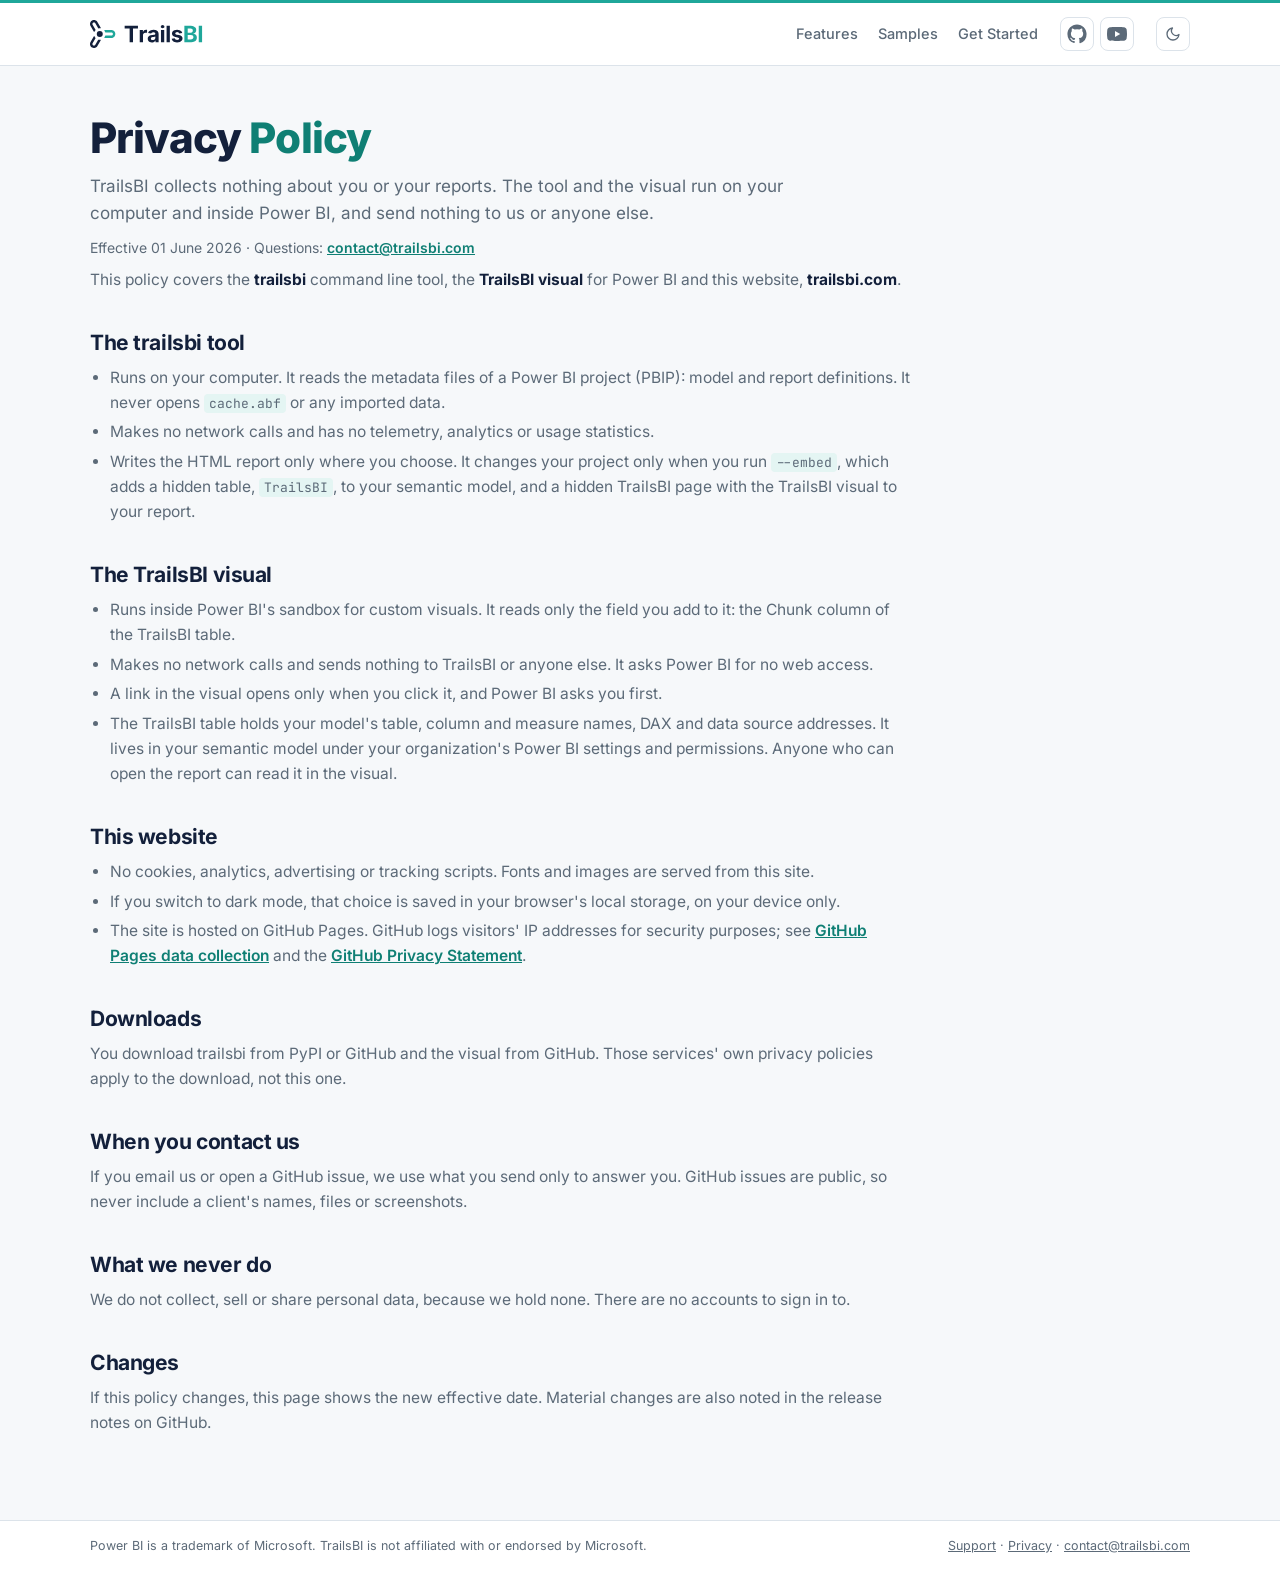
<file: privacy/index.html>
<!doctype html>
<html lang="en">
<head>
<meta charset="utf-8">
<meta name="viewport" content="width=device-width, initial-scale=1">
<title>Privacy policy · TrailsBI</title>
<meta name="description" content="TrailsBI collects nothing: the tool, the Power BI visual and this website send no data to anyone.">
<link rel="canonical" href="https://trailsbi.com/privacy/">
<meta property="og:type" content="website">
<meta property="og:site_name" content="TrailsBI">
<meta property="og:title" content="Privacy policy · TrailsBI">
<meta property="og:description" content="TrailsBI collects nothing: the tool, the Power BI visual and this website send no data to anyone.">
<meta property="og:url" content="https://trailsbi.com/privacy/">
<meta property="og:image" content="https://trailsbi.com/og.jpg">
<meta name="twitter:card" content="summary_large_image">
<meta name="theme-color" content="#13203B">
<link rel="icon" href="../favicon.svg" type="image/svg+xml">
<link rel="apple-touch-icon" href="../apple-touch-icon.png">
<link rel="preload" href="../assets/fonts/inter-latin-wght-normal.woff2" as="font" type="font/woff2" crossorigin>
<link rel="stylesheet" href="../assets/fonts.css">
<script>try{if(localStorage.getItem("trailsbi-theme")==="dark")document.documentElement.classList.add("dark")}catch(e){}</script>
<style>
/* Layout: navy hero with the product in a window frame, a privacy band, a tabbed tour of the five views,
   real findings from the samples, then install steps. Brand: navy #13203B, teal #1FA79A, mint #4FD1C5. */
:root{
  --bg:#F6F8FA; --surface:#FFFFFF; --ink:#13203B; --muted:#5C6A78; --line:#DCE3EA;
  --teal:#1FA79A; --teal-ink:#0F7F74; --teal-soft:#E4F5F3; --mint:#4FD1C5;
  --navy:#13203B; --navy-2:#1B2B4B; --navy-line:#2C3D5E; --on-navy:#E6ECF3; --on-navy-muted:#B9C6D6;
  --err:#C62828; --err-soft:#FCEAEA; --warn:#A86A12; --warn-soft:#FBF1E1;
  --logo-ink:#13203B; --logo-acc:#1FA79A;
  --shadow:0 1px 2px rgba(19,32,59,.06),0 12px 32px rgba(19,32,59,.10);
  --sans:"Inter","Segoe UI",system-ui,-apple-system,sans-serif; --mono:"JetBrains Mono","Cascadia Code",Consolas,monospace;
  color-scheme:light;
}
html.dark{
  --bg:#0D1524; --surface:#152036; --ink:#E6ECF3; --muted:#9AA8B8; --line:#26344F;
  --teal:#4FD1C5; --teal-ink:#6FE0D5; --teal-soft:#14343A;
  --navy:#0A1120; --navy-2:#152036; --navy-line:#26344F;
  --err:#FF8A80; --err-soft:#3A1E24; --warn:#F2B866; --warn-soft:#3A2E1C;
  --logo-ink:#FFFFFF; --logo-acc:#4FD1C5; --shadow:0 1px 2px rgba(0,0,0,.3),0 12px 32px rgba(0,0,0,.35); color-scheme:dark}
*{box-sizing:border-box}
body{margin:0;background:var(--bg);color:var(--ink);font:16px/1.6 var(--sans);-webkit-font-smoothing:antialiased}
.wrap{max-width:1180px;margin:0 auto;padding-inline:clamp(16px,4vw,40px)}
h1,h2,h3{text-wrap:balance;letter-spacing:-.02em}
a{color:var(--teal-ink)}

:focus-visible{outline:2px solid var(--teal);outline-offset:2px}

.copy{border:1px solid #3A4C6E;background:#13203B;color:#E6ECF3;border-radius:6px;padding:5px 11px;font:600 12.5px var(--sans);cursor:pointer}
.copy:hover{border-color:var(--mint)}

/* header */
header.top{background:var(--surface);border-top:3px solid var(--teal);border-bottom:1px solid var(--line)}
header.top .wrap{display:flex;align-items:center;gap:22px;padding-block:14px}
header.top .logo svg{height:28px;width:auto;display:block}
header.top nav{display:flex;gap:20px;margin-left:auto;font-size:14.5px;font-weight:500}
header.top nav a{color:var(--muted);text-decoration:none}
header.top nav a:hover{color:var(--ink)}
.theme{display:flex;align-items:center;justify-content:center;width:34px;height:34px;border:1px solid var(--line);border-radius:8px;background:var(--surface);color:var(--muted);cursor:pointer;padding:0}
.theme:hover{color:var(--ink);border-color:var(--teal)}
header.top .theme svg{width:16px;height:16px}
.theme .sun{display:none} html.dark .theme .sun{display:block} html.dark .theme .moon{display:none}

/* hero */

/* privacy band */

/* sections */

/* view tour */

@keyframes vfill{to{transform:scaleX(1)}}

/* sample cards (same as the Samples page) */

code{font:.88em var(--mono);background:var(--teal-soft);padding:1px 5px;border-radius:4px;overflow-wrap:anywhere}

/* works with */

/* get started */

footer{border-top:1px solid var(--line);background:var(--surface);color:var(--muted);font-size:12.5px;line-height:1.45}
footer .wrap{display:flex;flex-wrap:wrap;justify-content:space-between;gap:10px 24px;padding-block:16px}
footer a{color:var(--muted)}
footer a:hover{color:var(--teal-ink)}
header.top .links{display:flex;align-items:center;gap:6px}
header.top .soc{display:inline-flex;align-items:center;justify-content:center;width:34px;height:34px;border-radius:8px;color:var(--muted);background:transparent;border:1px solid var(--line);transition:background .15s,border-color .15s,color .15s}
header.top .soc:hover{background:var(--teal);border-color:var(--teal);color:#fff}
html.dark header.top .soc:hover{color:#0D1524}
header.top .soc svg{width:20px;height:20px}
footer .wrap{align-items:center}

@media (max-width:640px){
  header.top .hide-s{display:none}
  
  
}
@media (prefers-reduced-motion:reduce){*{transition:none!important;scroll-behavior:auto!important}}
header.top nav a[aria-current]{color:var(--ink);font-weight:600}

main.setup{padding-block:48px 72px}
.setup .lead{max-width:760px}
.setup h1{margin:0 0 12px;font-size:clamp(30px,4vw,42px);line-height:1.12;letter-spacing:-.02em;font-weight:800;text-wrap:balance}
.setup h1 em{font-style:normal;color:var(--teal-ink)}
.setup .lead p{margin:0;color:var(--muted);font-size:17px}

.setup ol.steps{list-style:none;margin:36px 0 0;padding:0;display:grid;gap:16px;counter-reset:st;max-width:900px}
.setup ol.steps>li{counter-increment:st;display:grid;grid-template-columns:34px minmax(0,1fr);column-gap:16px;background:var(--surface);border:1px solid var(--line);border-radius:12px;padding:20px 22px;box-shadow:var(--shadow)}
.setup ol.steps>li::before{content:counter(st);display:flex;align-items:center;justify-content:center;width:34px;height:34px;border-radius:50%;background:#1FA79A;color:#fff;font-weight:700}
.setup ol.steps h2{margin:4px 0 8px;font-size:19px;line-height:1.3}
.setup ol.steps p,.setup ol.steps li li{color:var(--muted);font-size:15px}
.setup ol.steps p{margin:0 0 10px}
.setup ol.steps ul{margin:0 0 12px;padding-left:18px}
.setup ol.steps li li{margin:4px 0}
.setup a{color:var(--teal-ink);font-weight:600}
.setup .code{position:relative;margin:10px 0 12px;background:#0D1524;border:1px solid #2C3D5E;border-radius:10px}
.setup .code pre{margin:0;padding:14px 76px 14px 16px;overflow-x:auto}
.setup .code code{font:13.5px/1.6 var(--mono);color:#E6ECF3;white-space:pre;background:none;padding:0;border-radius:0;border:0}
.setup .code .copy{position:absolute;top:9px;right:9px}

.setup .note{margin:28px 0 0;max-width:900px;border-left:3px solid #1FA79A;background:var(--surface);border-radius:0 10px 10px 0;padding:14px 18px;color:var(--muted);font-size:15px}
.setup .note b{color:var(--ink)}
.setup .note p{margin:0 0 6px}.setup .note p:last-child{margin:0}

.setup .lead code,.setup ol.steps p code,.setup .note code{font:13px var(--mono)}

/* privacy and support pages */
.prose{max-width:820px;margin-top:8px}
.prose h2{margin:36px 0 10px;font-size:21px;line-height:1.3}
.prose h3{margin:22px 0 6px;font-size:16.5px;line-height:1.35}
.prose p,.prose li{color:var(--muted);font-size:15.5px}
.prose p{margin:0 0 12px}
.prose ul{margin:0 0 14px;padding-left:20px}
.prose li{margin:5px 0}
.prose b{color:var(--ink)}
.prose code{font:13px var(--mono)}
.setup .lead .meta{margin-top:10px;font-size:14px}
.ways{display:grid;grid-template-columns:repeat(3,minmax(0,1fr));gap:16px;margin:32px 0 8px;max-width:1000px}
.way{display:grid;gap:6px;align-content:start;background:var(--surface);border:1px solid var(--line);border-radius:12px;padding:20px 22px;box-shadow:var(--shadow)}
.way h2{margin:0;font-size:17px;line-height:1.3}
.way p{margin:0;color:var(--muted);font-size:14.5px;line-height:1.55}
.way .go{margin-top:6px;font-weight:600;text-decoration:none}
.way .go::after{content:" \2192"}
.way .go:hover{text-decoration:underline}
.faq{display:grid;gap:10px;max-width:900px}
.faq details{background:var(--surface);border:1px solid var(--line);border-radius:10px;padding:12px 16px}
.faq summary{cursor:pointer;font-weight:600;color:var(--ink)}
.faq details p{margin:10px 0 2px}
@media (max-width:900px){.ways{grid-template-columns:1fr}}
</style>
</head>
<body>
<header class="top"><div class="wrap">
  <a class="logo" href="../" aria-label="TrailsBI home"><svg viewBox="0 0 509.0 125.0" role="img" aria-label="TrailsBI"><g transform="scale(1.2500)"><path fill="var(--logo-ink)" d="M38.4 72.2 38.5 71.6 38.4 71.1 38.0 70.6 37.5 70.4 33.7 70.5 30.4 70.1 29.7 70.2 29.3 70.7 19.0 88.6 18.3 89.6 17.5 90.3 16.8 90.7 15.9 91.2 15.0 91.4 14.0 91.4 13.1 91.3 12.1 91.0 11.4 90.7 10.5 90.1 9.9 89.5 9.4 88.8 9.0 87.9 8.7 87.0 8.6 86.0 8.7 85.2 8.9 84.1 9.4 83.1 19.7 65.1 19.9 64.7 19.7 63.9 17.7 61.3 15.9 57.9 15.6 57.7 15.1 57.5 14.7 57.5 14.3 57.6 13.9 58.1 1.9 78.8 0.8 81.2 0.4 82.6 0.1 84.1 0.0 86.9 0.2 88.3 0.6 90.1 1.1 91.4 1.8 92.8 3.4 95.1 5.4 97.0 7.8 98.5 10.3 99.5 13.1 100.0 15.9 99.9 18.6 99.3 21.1 98.2 22.3 97.5 23.8 96.3 24.9 95.1 26.0 93.7Z"/><path fill="var(--logo-ink)" d="M13.9 42.0 14.3 42.4 14.9 42.6 15.5 42.4 15.9 42.2 17.7 38.8 19.7 36.2 19.9 35.5 19.7 34.9 9.4 17.0 8.9 15.9 8.7 14.9 8.6 14.0 8.7 13.0 9.0 12.2 9.4 11.2 9.9 10.6 10.7 9.8 11.4 9.3 12.4 8.9 13.2 8.7 14.2 8.6 15.1 8.7 16.1 9.0 16.8 9.3 17.7 9.9 18.3 10.5 19.0 11.4 29.3 29.4 29.6 29.7 30.4 30.0 33.7 29.5 37.5 29.6 37.9 29.5 38.3 29.2 38.5 28.9 38.5 28.4 38.4 27.8 26.4 7.1 24.9 4.9 23.9 3.9 22.7 2.9 20.3 1.4 19.0 0.9 17.3 0.3 15.9 0.1 14.3 0.0 11.5 0.2 8.9 1.0 6.4 2.3 4.2 4.0 2.5 6.2 1.1 8.6 0.3 11.2 0.0 14.0 0.1 15.4 0.3 17.3 0.8 18.8 1.5 20.5Z"/><path fill="var(--logo-acc)" d="M52.3 35.9 51.7 36.0 51.3 36.4 51.1 37.0 51.2 37.5 53.2 40.8 54.4 43.8 54.9 44.3 55.5 44.5 76.2 44.5 77.4 44.6 78.4 44.9 79.1 45.3 80.0 45.9 80.6 46.5 81.2 47.4 81.5 48.2 81.8 49.2 81.8 50.0 81.7 51.1 81.5 51.9 81.2 52.6 80.6 53.5 80.0 54.1 79.1 54.8 78.4 55.1 77.4 55.4 76.2 55.6 55.5 55.6 55.0 55.6 54.4 56.2 53.2 59.2 51.2 62.5 51.1 62.9 51.2 63.4 51.4 63.7 51.7 64.0 52.3 64.2 76.3 64.2 78.9 63.9 81.6 63.1 83.0 62.5 84.2 61.7 85.7 60.6 86.7 59.6 87.6 58.5 88.5 57.2 89.6 54.7 90.3 52.0 90.4 49.2 90.0 46.5 89.0 43.9 87.6 41.5 85.7 39.5 83.5 37.8 82.2 37.2 80.5 36.5 78.9 36.1 77.1 35.9Z"/><circle fill="var(--logo-ink)" cx="34.9" cy="50.0" r="10.7"/></g><path d="M154.7 38.4V26.1H214.1V38.4H191.9V98.8H176.9V38.4ZM222 98.8V44.3H236.2V53.8H236.7Q238.3 48.7 241.8 46.1Q245.3 43.5 249.9 43.5Q251.1 43.5 252.4 43.6Q253.7 43.8 254.7 44V57.1Q253.7 56.8 251.8 56.6Q250 56.4 248.3 56.4Q245 56.4 242.3 57.8Q239.6 59.3 238.1 61.8Q236.6 64.4 236.6 67.8V98.8ZM276 99.9Q270.8 99.9 266.7 98.1Q262.5 96.3 260.2 92.6Q257.8 89 257.8 83.6Q257.8 79 259.5 75.9Q261.2 72.9 264.1 71Q267 69.2 270.7 68.2Q274.3 67.2 278.4 66.8Q283.1 66.3 286 65.9Q288.9 65.5 290.3 64.6Q291.6 63.7 291.6 61.9V61.7Q291.6 59.3 290.7 57.7Q289.7 56.1 287.7 55.3Q285.8 54.4 283.1 54.4Q280.3 54.4 278.2 55.3Q276.1 56.1 274.7 57.5Q273.4 59 272.8 60.7L259.4 58.5Q260.8 53.7 264 50.4Q267.3 47.1 272.2 45.3Q277 43.6 283.1 43.6Q287.5 43.6 291.7 44.6Q295.8 45.7 299.1 47.9Q302.4 50.1 304.3 53.6Q306.3 57.2 306.3 62.1V98.8H292.4V91.3H291.9Q290.6 93.8 288.4 95.7Q286.2 97.7 283.1 98.8Q280 99.9 276 99.9ZM280.1 89.6Q283.6 89.6 286.2 88.3Q288.8 86.9 290.3 84.5Q291.7 82.2 291.7 79.3V73.4Q291.1 73.9 289.8 74.3Q288.5 74.7 286.8 75Q285.2 75.3 283.7 75.5Q282.1 75.8 280.9 75.9Q278.2 76.3 276.2 77.2Q274.1 78 273 79.5Q271.9 80.9 271.9 83.2Q271.9 85.3 272.9 86.7Q274 88.2 275.9 88.9Q277.7 89.6 280.1 89.6ZM316.8 98.8V44.3H331.4V98.8ZM324.1 37.1Q320.8 37.1 318.4 34.9Q316.1 32.7 316.1 29.6Q316.1 26.5 318.4 24.3Q320.8 22.1 324.1 22.1Q327.4 22.1 329.8 24.3Q332.2 26.4 332.2 29.6Q332.2 32.7 329.8 34.9Q327.4 37.1 324.1 37.1ZM356.5 26.1V98.8H341.9V26.1ZM388.7 99.9Q382.1 99.9 377 98Q371.9 96.2 368.7 92.6Q365.5 89 364.5 83.9L378.2 81.6Q379.2 85.4 381.9 87.3Q384.6 89.2 389.1 89.2Q393.3 89.2 395.7 87.6Q398.1 86 398.1 83.6Q398.1 81.4 396.4 80.1Q394.7 78.7 391.1 78L381.7 76Q373.8 74.4 369.9 70.5Q366 66.6 366 60.5Q366 55.2 368.8 51.5Q371.7 47.7 376.8 45.6Q382 43.6 388.9 43.6Q395.3 43.6 400.1 45.4Q404.8 47.1 407.7 50.4Q410.7 53.7 411.7 58.1L398.7 60.4Q397.8 57.6 395.5 55.9Q393.1 54.1 389.1 54.1Q385.5 54.1 383 55.6Q380.6 57.1 380.6 59.6Q380.6 61.7 382.2 63.1Q383.8 64.5 387.6 65.3L397.4 67.3Q405.4 68.9 409.2 72.5Q413.1 76.1 413.1 82Q413.1 87.4 409.9 91.4Q406.8 95.4 401.3 97.7Q395.8 99.9 388.7 99.9Z" fill="var(--logo-ink)"/><path d="M421.3 98.8V26.1H450.2Q458.2 26.1 463.5 28.5Q468.9 30.9 471.5 35.1Q474.2 39.3 474.2 44.8Q474.2 49.1 472.5 52.3Q470.8 55.5 467.8 57.5Q464.9 59.5 461.1 60.4V61.2Q465.2 61.3 468.9 63.5Q472.5 65.6 474.8 69.5Q477 73.4 477 78.8Q477 84.5 474.2 89.1Q471.4 93.6 465.8 96.2Q460.3 98.8 452 98.8ZM436.2 86.6H449.1Q455.7 86.6 458.7 84.1Q461.7 81.5 461.7 77.4Q461.7 74.3 460.2 71.9Q458.7 69.6 456 68.2Q453.3 66.9 449.5 66.9H436.2ZM436.2 56.7H448Q451.2 56.7 453.7 55.5Q456.2 54.4 457.7 52.2Q459.1 50.1 459.1 47.2Q459.1 43.2 456.3 40.7Q453.5 38.3 448.3 38.3H436.2ZM500.4 26.1V98.8H485.5V26.1Z" fill="var(--logo-acc)"/></svg></a>
  <nav aria-label="Main">
    <a href="../#tour">Features</a>
    <a href="../samples/">Samples</a>
    <a class="hide-s" href="../#start">Get Started</a>
  </nav>
  <span class="links hide-s"><a class="soc" href="https://github.com/trailsbi" target="_blank" rel="noopener" aria-label="TrailsBI on GitHub" title="github.com/trailsbi"><svg viewBox="0 0 24 24" aria-hidden="true"><path fill="currentColor" d="M12 .5C5.65.5.5 5.65.5 12a11.5 11.5 0 0 0 7.86 10.92c.58.1.79-.25.79-.56v-2c-3.2.7-3.87-1.37-3.87-1.37-.52-1.33-1.28-1.69-1.28-1.69-1.05-.72.08-.7.08-.7 1.16.08 1.77 1.19 1.77 1.19 1.03 1.77 2.7 1.26 3.36.96.1-.75.4-1.26.73-1.55-2.55-.29-5.24-1.28-5.24-5.69 0-1.26.45-2.29 1.19-3.09-.12-.29-.52-1.46.11-3.05 0 0 .97-.31 3.17 1.18a11 11 0 0 1 5.77 0c2.2-1.49 3.17-1.18 3.17-1.18.63 1.59.23 2.76.11 3.05.74.8 1.19 1.83 1.19 3.09 0 4.42-2.69 5.39-5.26 5.68.41.36.78 1.06.78 2.14v3.17c0 .31.21.67.8.56A11.5 11.5 0 0 0 23.5 12C23.5 5.65 18.35.5 12 .5z"/></svg></a><a class="soc" href="https://youtube.com/@trailsbi" target="_blank" rel="noopener" aria-label="TrailsBI on YouTube" title="youtube.com/@trailsbi"><svg viewBox="0 0 24 24" aria-hidden="true"><path fill="currentColor" d="M23.5 6.2a3 3 0 0 0-2.1-2.1C19.5 3.6 12 3.6 12 3.6s-7.5 0-9.4.5A3 3 0 0 0 .5 6.2 31.4 31.4 0 0 0 0 12a31.4 31.4 0 0 0 .5 5.8 3 3 0 0 0 2.1 2.1c1.9.5 9.4.5 9.4.5s7.5 0 9.4-.5a3 3 0 0 0 2.1-2.1A31.4 31.4 0 0 0 24 12a31.4 31.4 0 0 0-.5-5.8zM9.6 15.6V8.4l6.3 3.6-6.3 3.6z"/></svg></a></span>
  <button class="theme" id="themeBtn" aria-label="Switch to dark mode" title="Switch to dark mode"><svg class="moon" width="16" height="16" viewBox="0 0 24 24" fill="none" stroke="currentColor" stroke-width="2" stroke-linecap="round" stroke-linejoin="round" aria-hidden="true"><path d="M21 12.8A9 9 0 1 1 11.2 3a7 7 0 0 0 9.8 9.8z"/></svg><svg class="sun" width="16" height="16" viewBox="0 0 24 24" fill="none" stroke="currentColor" stroke-width="2" stroke-linecap="round" aria-hidden="true"><circle cx="12" cy="12" r="4"/><path d="M12 2v2M12 20v2M4.9 4.9l1.4 1.4M17.7 17.7l1.4 1.4M2 12h2M20 12h2M4.9 19.1l1.4-1.4M17.7 6.3l1.4-1.4"/></svg></button>
</div></header>
<main class="setup wrap">
<div class="lead">
  <h1>Privacy <em>Policy</em></h1>
  <p>TrailsBI collects nothing about you or your reports. The tool and the visual run on your computer and inside Power BI, and send nothing to us or anyone else.</p>
  <p class="meta">Effective 01 June 2026 · Questions: <a href="mailto:contact@trailsbi.com">contact@trailsbi.com</a></p>
</div>

<div class="prose">
<p>This policy covers the <b>trailsbi</b> command line tool, the <b>TrailsBI visual</b> for Power BI and this website, <b>trailsbi.com</b>.</p>

<h2>The trailsbi tool</h2>
<ul>
  <li>Runs on your computer. It reads the metadata files of a Power BI project (PBIP): model and report definitions. It never opens <code>cache.abf</code> or any imported data.</li>
  <li>Makes no network calls and has no telemetry, analytics or usage statistics.</li>
  <li>Writes the HTML report only where you choose. It changes your project only when you run <code>--embed</code>, which adds a hidden table, <code>TrailsBI</code>, to your semantic model, and a hidden TrailsBI page with the TrailsBI visual to your report.</li>
</ul>

<h2>The TrailsBI visual</h2>
<ul>
  <li>Runs inside Power BI's sandbox for custom visuals. It reads only the field you add to it: the Chunk column of the TrailsBI table.</li>
  <li>Makes no network calls and sends nothing to TrailsBI or anyone else. It asks Power BI for no web access.</li>
  <li>A link in the visual opens only when you click it, and Power BI asks you first.</li>
  <li>The TrailsBI table holds your model's table, column and measure names, DAX and data source addresses. It lives in your semantic model under your organization's Power BI settings and permissions. Anyone who can open the report can read it in the visual.</li>
</ul>

<h2>This website</h2>
<ul>
  <li>No cookies, analytics, advertising or tracking scripts. Fonts and images are served from this site.</li>
  <li>If you switch to dark mode, that choice is saved in your browser's local storage, on your device only.</li>
  <li>The site is hosted on GitHub Pages. GitHub logs visitors' IP addresses for security purposes; see <a href="https://docs.github.com/en/pages/getting-started-with-github-pages/what-is-github-pages#data-collection" target="_blank" rel="noopener">GitHub Pages data collection</a> and the <a href="https://docs.github.com/en/site-policy/privacy-policies/github-general-privacy-statement" target="_blank" rel="noopener">GitHub Privacy Statement</a>.</li>
</ul>

<h2>Downloads</h2>
<p>You download trailsbi from PyPI or GitHub and the visual from GitHub. Those services' own privacy policies apply to the download, not this one.</p>

<h2>When you contact us</h2>
<p>If you email us or open a GitHub issue, we use what you send only to answer you. GitHub issues are public, so never include a client's names, files or screenshots.</p>

<h2>What we never do</h2>
<p>We do not collect, sell or share personal data, because we hold none. There are no accounts to sign in to.</p>

<h2>Changes</h2>
<p>If this policy changes, this page shows the new effective date. Material changes are also noted in the release notes on GitHub.</p>
</div>
</main>
<footer><div class="wrap">
  <span>Power BI is a trademark of Microsoft. TrailsBI is not affiliated with or endorsed by Microsoft.</span>
  <span class="flinks"><a href="../support/">Support</a> · <a href="../privacy/">Privacy</a> · <a href="mailto:contact@trailsbi.com">contact@trailsbi.com</a></span>
  </div></footer>
<script>
(function () {
  var root = document.documentElement, tb = document.getElementById("themeBtn");
  function setTheme(d) {
    root.classList.toggle("dark", d);
    var l = d ? "Switch to light mode" : "Switch to dark mode";
    tb.setAttribute("aria-label", l); tb.title = l;
    try { localStorage.setItem("trailsbi-theme", d ? "dark" : "light"); } catch (x) {}
  }
  var saved = null; try { saved = localStorage.getItem("trailsbi-theme"); } catch (x) {}
  setTheme(saved === "dark");
  tb.addEventListener("click", function () { setTheme(!root.classList.contains("dark")); });
  document.addEventListener("click", function (e) {
    var cp = e.target.closest && e.target.closest(".copy");
    if (!cp) return;
    var el = document.getElementById(cp.dataset.copy), t = el.textContent;
    var done = function () { cp.textContent = "Copied"; setTimeout(function () { cp.textContent = "Copy"; }, 1500); };
    var sel = function () { var r = document.createRange(); r.selectNodeContents(el); var s = getSelection(); s.removeAllRanges(); s.addRange(r); };
    try { navigator.clipboard.writeText(t).then(done, sel); } catch (x) { sel(); }
  });
})();
</script>
</body>
</html>
</file>
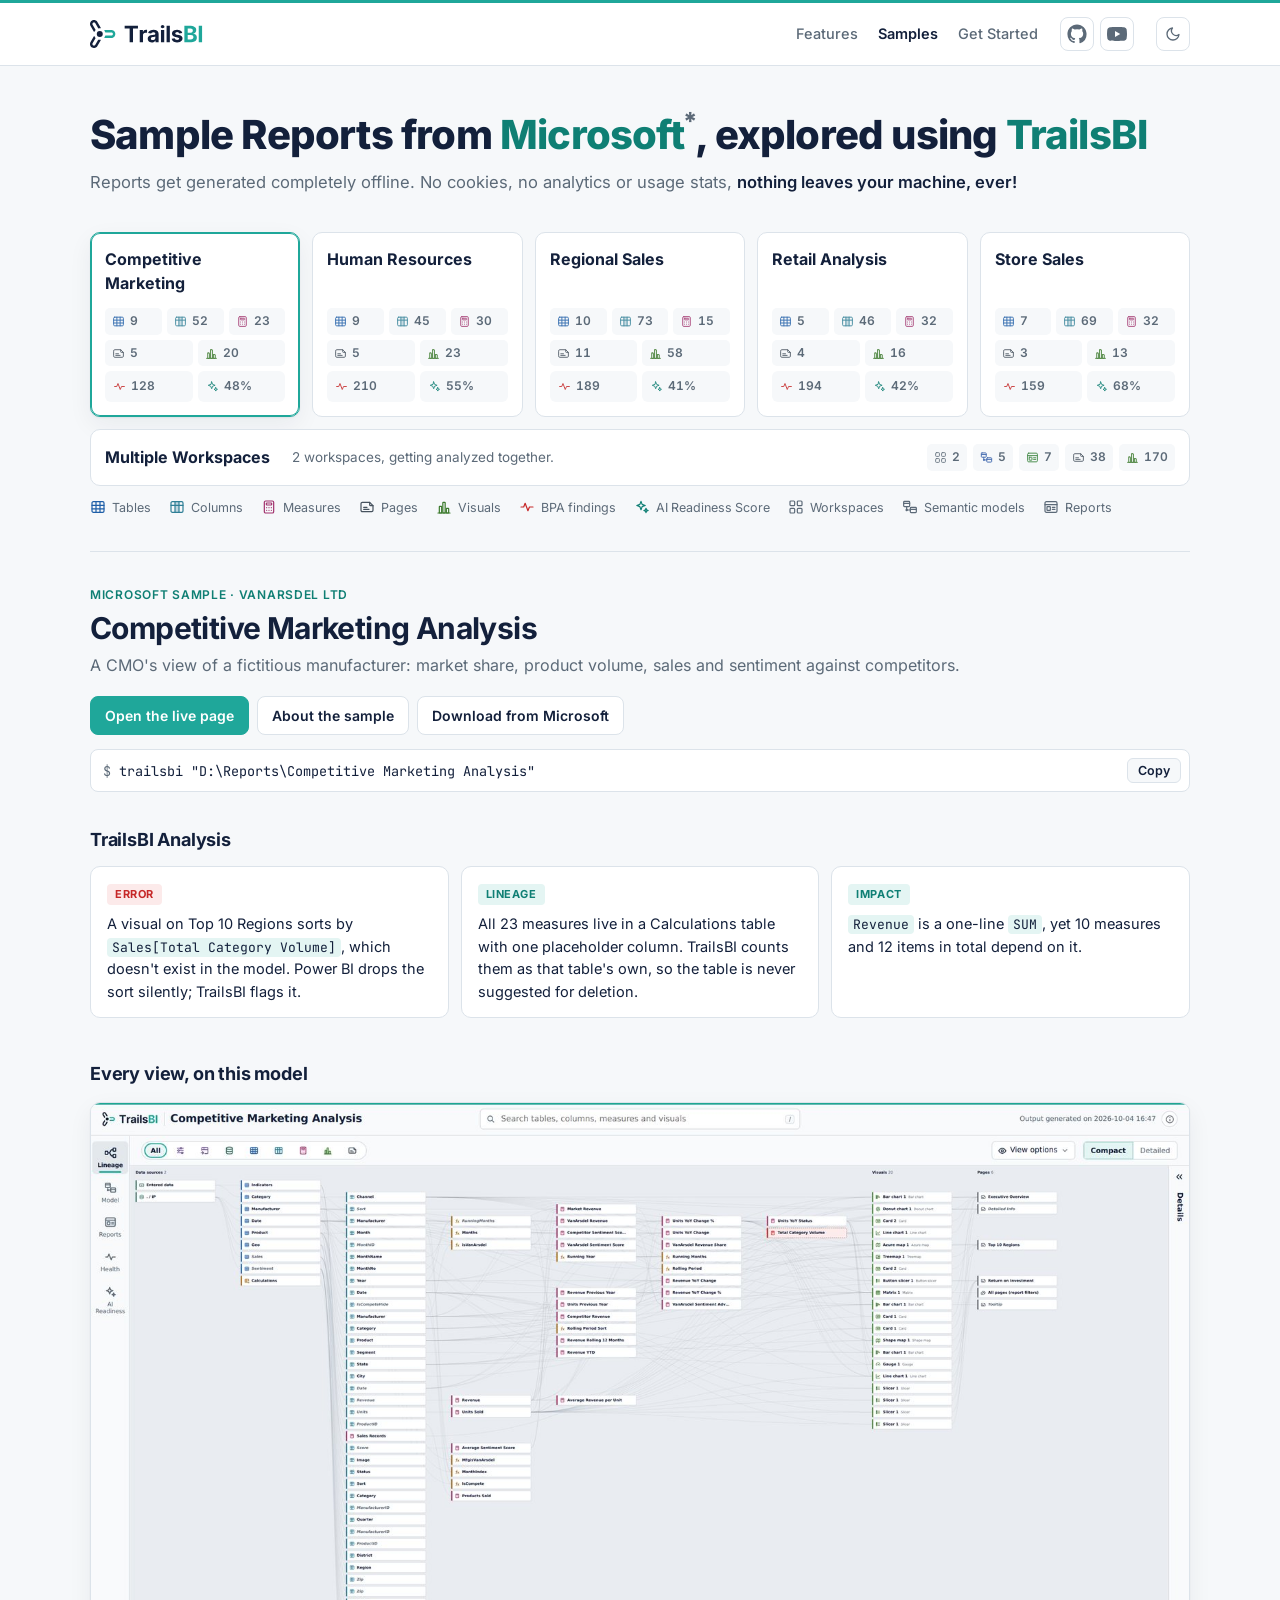
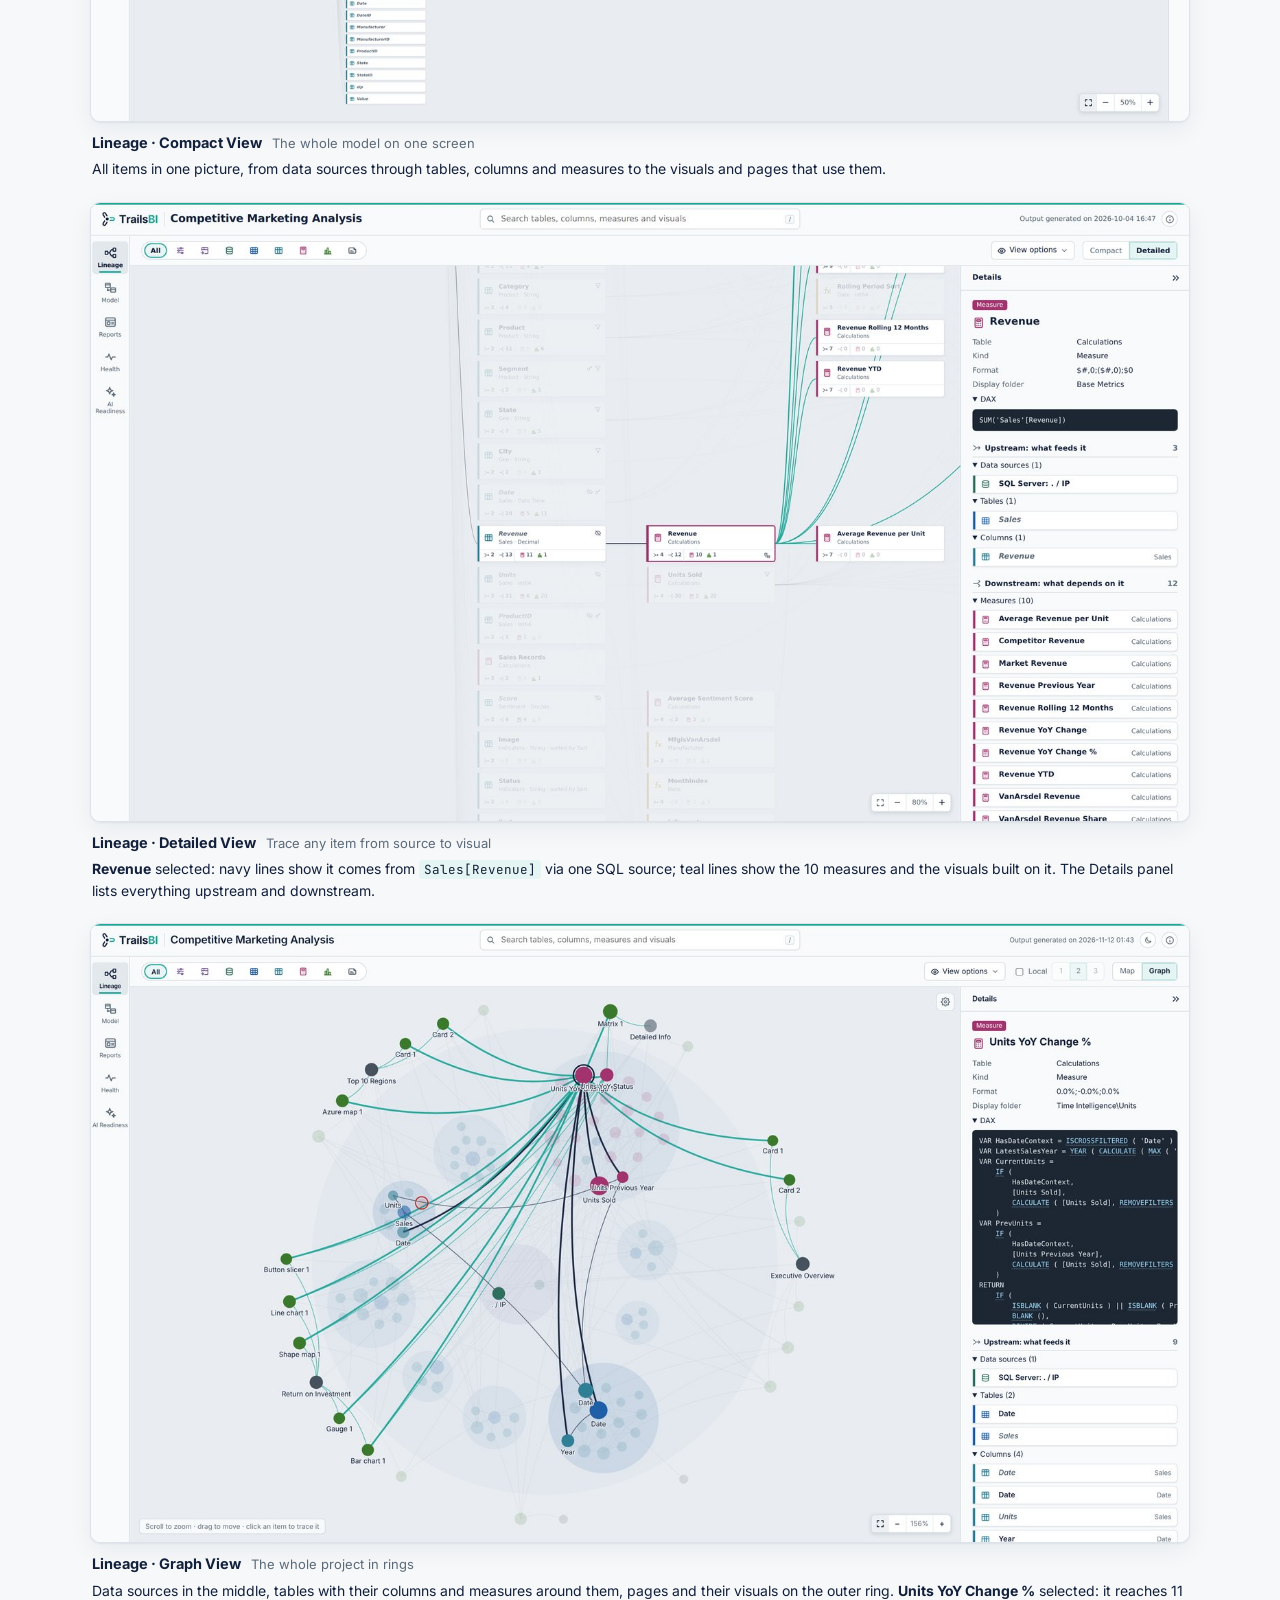
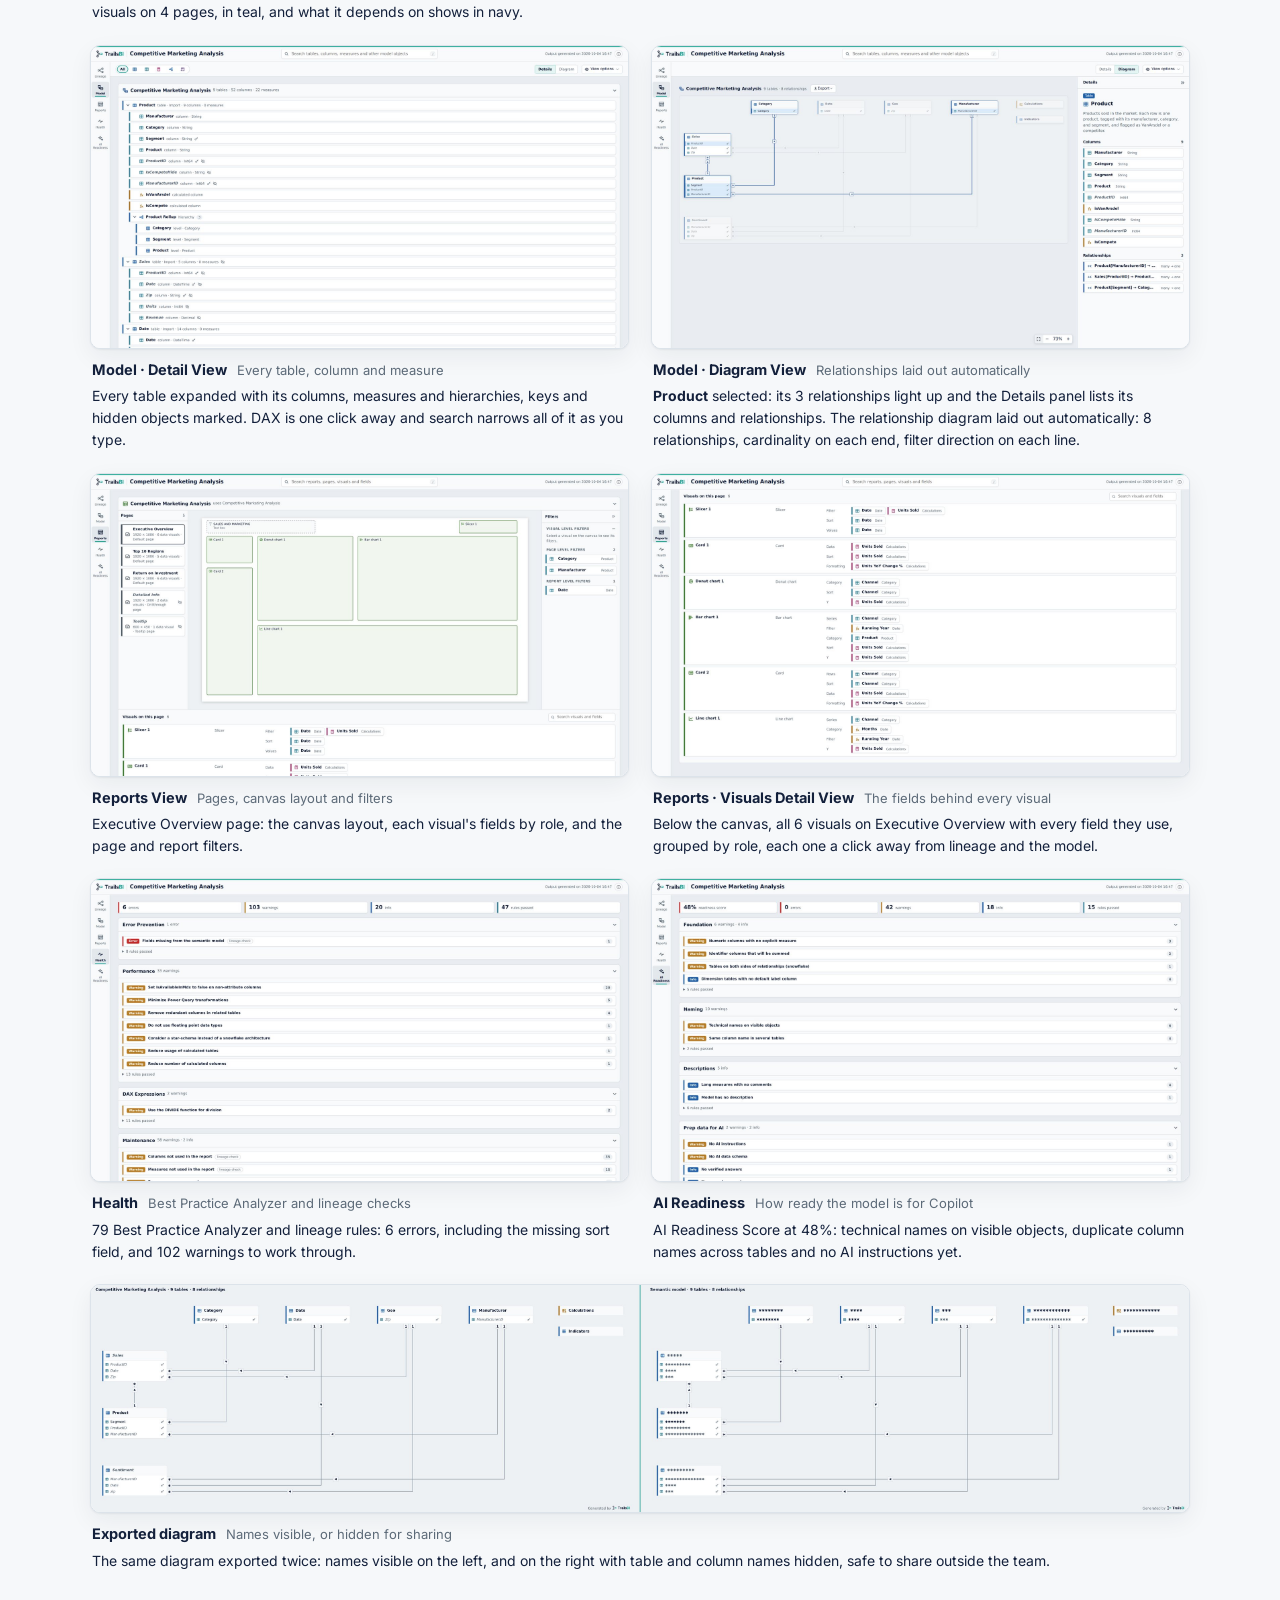
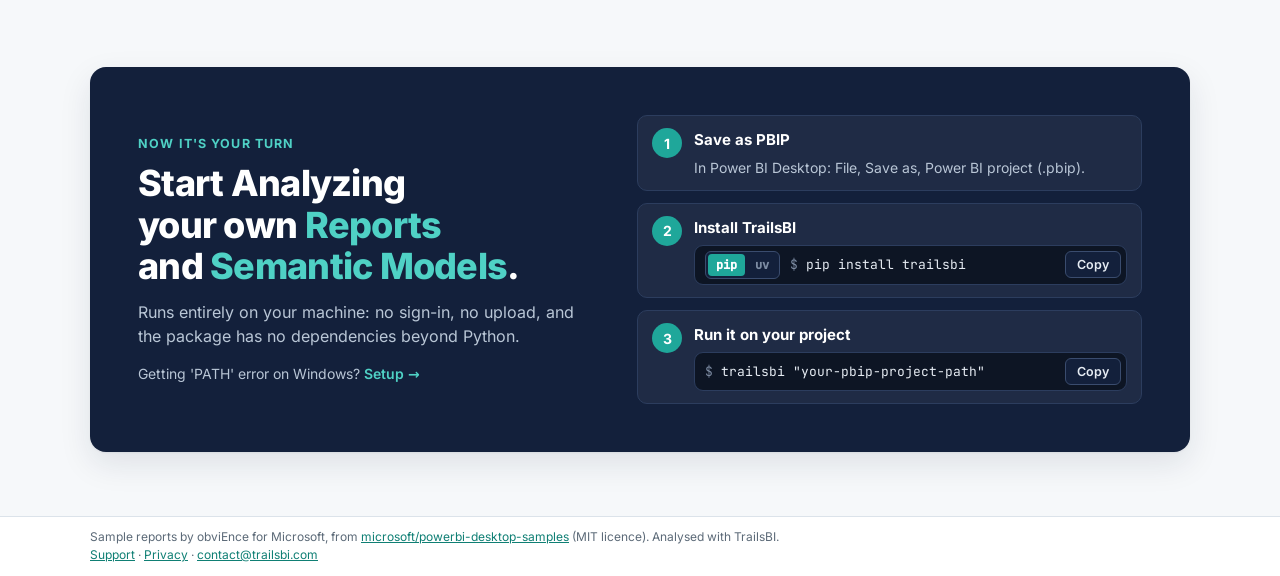
<file: samples/index.html>
<!doctype html>
<html lang="en">
<head>
<meta charset="utf-8">
<meta name="viewport" content="width=device-width, initial-scale=1">
<title>Sample Reports · TrailsBI</title>
<meta name="description" content="Microsoft Power BI sample reports explored with TrailsBI: lineage, model, reports, health and AI readiness, with the live pages to open.">
<link rel="canonical" href="https://trailsbi.com/samples/">
<meta property="og:type" content="website">
<meta property="og:site_name" content="TrailsBI">
<meta property="og:title" content="Sample Reports · TrailsBI">
<meta property="og:description" content="Microsoft Power BI sample reports explored with TrailsBI: lineage, model, reports, health and AI readiness, with the live pages to open.">
<meta property="og:url" content="https://trailsbi.com/samples/">
<meta property="og:image" content="https://trailsbi.com/og.jpg">
<meta name="twitter:card" content="summary_large_image">
<meta name="theme-color" content="#13203B">
<link rel="icon" href="../favicon.svg" type="image/svg+xml">
<link rel="apple-touch-icon" href="../apple-touch-icon.png">
<link rel="preload" href="../assets/fonts/inter-latin-wght-normal.woff2" as="font" type="font/woff2" crossorigin>
<link rel="stylesheet" href="../assets/fonts.css">
<script>try{if(localStorage.getItem("trailsbi-theme")==="dark")document.documentElement.classList.add("dark")}catch(e){}</script>
<style>
/* Light by default, matching the TrailsBI screenshots; the header switch turns on the dark look (html.dark).
   Layout: brand header, intro, five sample cards and a workspace card as a picker, then one sample at a time: findings first, then every view as a captioned screenshot. */
:root{
  --bg:#F6F8FA; --surface:#FFFFFF; --ink:#13203B; --muted:#5C6A78; --line:#DCE3EA;
  --teal:#1FA79A; --teal-ink:#0F7F74; --teal-soft:#E4F5F3; --err:#C62828; --err-soft:#FCEAEA; --warn:#A86A12; --warn-soft:#FBF1E1;
  --logo-ink:#13203B; --logo-acc:#1FA79A; --shadow:0 1px 2px rgba(19,32,59,.06),0 8px 24px rgba(19,32,59,.06);
  color-scheme:light;
  --sans:"Inter","Segoe UI",system-ui,-apple-system,sans-serif; --mono:"JetBrains Mono","Cascadia Code",Consolas,monospace;
}
html.dark{
  --bg:#0D1524; --surface:#152036; --ink:#E6ECF3; --muted:#9AA8B8; --line:#26344F;
  --teal:#4FD1C5; --teal-ink:#6FE0D5; --teal-soft:#14343A; --err:#FF8A80; --err-soft:#3A1E24; --warn:#F2B866; --warn-soft:#3A2E1C;
  --logo-ink:#FFFFFF; --logo-acc:#4FD1C5; --shadow:0 1px 2px rgba(0,0,0,.3); color-scheme:dark}
html.dark .btn.primary{color:#0D1524}
.tip{position:relative;top:-.05em;display:inline-flex;align-items:flex-start;justify-content:center;width:.42em;height:.6em;margin-left:1px;vertical-align:text-top;border:0;background:transparent;color:var(--muted);font:800 .62em/1 var(--sans);padding:0;cursor:help}
.tip:hover,.tip:focus-visible{color:var(--teal-ink);outline:none}
.tip::after{content:attr(data-tip);position:absolute;left:50%;bottom:calc(100% + 8px);transform:translateX(-50%);width:max-content;max-width:min(280px,80vw);padding:8px 10px;border-radius:6px;background:var(--ink);color:var(--surface);font:500 12.5px/1.4 var(--sans);letter-spacing:0;white-space:normal;text-align:left;opacity:0;pointer-events:none;transition:opacity .12s;z-index:5}
.tip:hover::after,.tip:focus::after{opacity:1}
*{box-sizing:border-box}
body{margin:0;background:var(--bg);color:var(--ink);font:15px/1.55 var(--sans);-webkit-font-smoothing:antialiased}
.wrap{max-width:1180px;margin:0 auto;padding-inline:clamp(16px,4vw,40px)}
.hero{padding-block:44px 28px}
.hero h1{font-size:clamp(28px,4vw,40px);line-height:1.15;letter-spacing:-.02em;margin:0 0 12px;font-weight:800}
.hero em{font-style:normal;color:var(--teal-ink)}
.hero p{color:var(--muted);margin:0;font-size:16.5px}
.hero p b{color:var(--ink);font-weight:600}
.picker{display:grid;grid-template-columns:repeat(5,minmax(0,1fr));gap:12px;padding-block:8px 0}
.scard .lbl{position:absolute;width:1px;height:1px;overflow:hidden;clip:rect(0 0 0 0);white-space:nowrap}
.scard .sc-metrics{display:grid;grid-template-columns:repeat(6,minmax(0,1fr));gap:5px}
.scard .mt{grid-column:span 2}
.scard .sc-counts .mt:nth-child(n+4),.scard .sc-scores .mt{grid-column:span 3}
.scard .sc-counts,.scard .sc-scores{display:contents}

.scard .mt{font-size:12px;gap:5px;background:var(--bg);border-radius:5px;padding:4px 7px}
.scard .mt b{color:var(--muted);font-weight:600}
.scard .mi{width:13px;height:13px;opacity:.85}
.picker .scard{padding:14px 14px}
.scard.sc-wide{grid-column:1/-1;display:grid;grid-template-columns:auto minmax(0,1fr) max-content;align-items:center;gap:8px 22px}
.scard.sc-wide .sc-head{display:flex;align-items:center;gap:10px}
.scard .sc-new{font-size:11px;font-weight:700;color:var(--teal-ink);background:var(--teal-soft);border-radius:999px;padding:2px 9px;white-space:nowrap}
.scard .sc-desc{color:var(--muted);font-size:13.5px}
.scard.sc-wide .sc-metrics{display:flex;flex-direction:row;flex-wrap:nowrap;gap:6px;margin-top:0}
@media (max-width:980px){.scard.sc-wide .sc-metrics{flex-wrap:wrap}}
.scard.sc-wide .mt{grid-column:auto}
.scard .mi-ws{color:var(--muted)} .scard .mi-model{color:#2F5BA8} .scard .mi-report{color:#2E7D32}
html.dark .scard .mi-model{color:#7FA7F0} html.dark .scard .mi-report{color:#7DCB83}
@media (max-width:980px){.scard.sc-wide{grid-template-columns:1fr}}
.legend{display:flex;flex-wrap:wrap;gap:6px 18px;margin:12px 0 34px;font-size:12.5px;color:var(--muted)}
.legend .mt{font-size:12.5px;gap:6px}
.scard{display:flex;flex-direction:column;gap:12px;padding:16px;border:1px solid var(--line);border-radius:10px;background:var(--surface);color:inherit;text-decoration:none;min-width:0;transition:border-color .15s,box-shadow .15s}
.scard:hover{border-color:var(--teal)}
.scard[aria-current="true"]{border-color:var(--teal);box-shadow:inset 0 0 0 1px var(--teal),var(--shadow)}
.sc-name{font-weight:700;font-size:16px}

.sc-metrics{display:flex;flex-direction:column;gap:10px;margin-top:auto}
.sc-counts{display:grid;grid-template-columns:repeat(3,minmax(0,1fr));gap:8px 10px}
.sc-scores{display:grid;grid-template-columns:repeat(2,minmax(0,1fr));gap:8px 10px}
.mt.score{background:var(--bg);border-radius:6px;padding:6px 8px}
.mt{display:flex;align-items:center;gap:6px;font-size:12.5px;white-space:nowrap;color:var(--muted);min-width:0;font-variant-numeric:tabular-nums}
.mt b{color:var(--ink);font-weight:700}
.mi{width:16px;height:16px;flex:none;fill:none;stroke:currentColor;stroke-width:1.8;stroke-linecap:round;stroke-linejoin:round}
.mi-table{color:#1f5fa8}.mi-column{color:#2f7f96}.mi-measure{color:#a2336e}.mi-page{color:#46525e}.mi-visual{color:#3b7a2c}.mi-health{color:var(--err)}.mi-ai{color:var(--teal-ink)}
html.dark .mi-table{color:#7FB0EC}html.dark .mi-column{color:#6FC3D8}html.dark .mi-measure{color:#E58AB7}html.dark .mi-page{color:#AEB9C5}html.dark .mi-visual{color:#8CCB72}

.sample{padding-block:6px 56px;border-top:1px solid var(--line)}
.s-intro{display:grid;grid-template-columns:minmax(0,1fr);gap:34px;align-items:start;padding-block:28px 8px}
.s-text{min-width:0}
.eyebrow{margin:0 0 6px;font-size:12px;letter-spacing:.06em;text-transform:uppercase;color:var(--teal-ink);font-weight:600}
.sample h2{margin:0 0 8px;font-size:30px;letter-spacing:-.02em;line-height:1.15;text-wrap:balance}
.lede{margin:0 0 18px;color:var(--muted);font-size:16px}
.actions{display:flex;flex-wrap:wrap;gap:8px;margin-bottom:14px}
.btn{display:inline-flex;align-items:center;padding:8px 14px;border-radius:8px;border:1px solid var(--line);background:var(--surface);color:var(--ink);text-decoration:none;font-weight:600;font-size:14px}
.btn:hover{border-color:var(--teal)}
.btn.primary{background:var(--teal);border-color:var(--teal);color:#fff}
.btn.primary:hover{filter:brightness(1.05)}
.cmd{display:flex;align-items:center;gap:10px;max-width:100%;background:var(--surface);border:1px solid var(--line);border-radius:8px;padding:8px 8px 8px 12px}
.cmd code{font:13.5px var(--mono);min-width:0;overflow-x:auto;white-space:nowrap;flex:1}
.cmd code::before{content:"$ ";color:var(--muted)}
.copy{border:1px solid var(--line);background:var(--bg);color:var(--ink);border-radius:6px;padding:4px 10px;font:600 12.5px var(--sans);cursor:pointer}
.copy:hover{border-color:var(--teal)}
.note{font-size:13px;color:var(--muted);margin:12px 0 0}

.sample h3{font-size:18px;margin:34px 0 14px;letter-spacing:-.01em}
.s-found{min-width:0}.s-found h3{margin:0 0 12px}

.findings{list-style:none;margin:0;padding:0;display:grid;grid-template-columns:repeat(3,minmax(0,1fr));gap:12px}
.findings li{background:var(--surface);border:1px solid var(--line);border-radius:10px;padding:14px 16px;min-width:0}
.findings p{margin:8px 0 0;font-size:14.5px}
.tag{display:inline-block;font-size:11px;font-weight:700;letter-spacing:.05em;text-transform:uppercase;padding:2px 8px;border-radius:4px;background:var(--teal-soft);color:var(--teal-ink)}
.tag.t-error{background:var(--err-soft);color:var(--err)}
.tag.t-warning,.tag.t-unused{background:var(--warn-soft);color:var(--warn)}
code{font:0.9em var(--mono);background:var(--teal-soft);padding:1px 5px;border-radius:4px;overflow-wrap:anywhere}
.cmd code{background:none;padding:0}
.views{display:grid;grid-template-columns:repeat(2,minmax(0,1fr));gap:22px}
.view{margin:0;min-width:0}
.view:first-child{grid-column:1/-1}
.shot{display:block;width:100%;padding:0;border:1px solid var(--line);border-radius:10px;overflow:hidden;background:var(--surface);cursor:zoom-in;box-shadow:var(--shadow)}
.shot img{display:block;width:100%;height:auto}
.shot:focus-visible,.scard:focus-visible,.btn:focus-visible,.copy:focus-visible{outline:2px solid var(--teal);outline-offset:2px}
figcaption{display:grid;grid-template-columns:auto 1fr;column-gap:10px;row-gap:4px;padding:10px 2px 0;align-items:baseline}
.vlabel{font-weight:700;font-size:14.5px}
.vsub{font-size:13px;color:var(--muted)}
.vcap{grid-column:1/-1;font-size:14px}
footer{border-top:1px solid var(--line);background:var(--surface);color:var(--muted);font-size:12px;line-height:1.4}
footer .wrap{padding-block:12px;display:flex;flex-direction:column;gap:2px}
footer a{color:var(--teal-ink)}

dialog#zoom{max-width:96vw;max-height:94vh;padding:0;border:0;border-radius:10px;background:var(--surface)}
dialog#zoom::backdrop{background:rgba(13,21,36,.7)}
dialog#zoom img{display:block;max-width:96vw;max-height:94vh;width:auto;height:auto}
.view:nth-child(2),.view:nth-child(3),.view:last-child{grid-column:1/-1}
.cta{padding-block:40px 64px;font-size:15px;line-height:1.55}
.cta-box{display:grid;grid-template-columns:minmax(0,1fr) minmax(0,1.1fr);gap:40px;align-items:center;background:#13203B;color:#E6ECF3;border-radius:16px;padding:clamp(24px,4vw,48px);box-shadow:0 1px 2px rgba(19,32,59,.06),0 12px 32px rgba(19,32,59,.10)}
html.dark .cta-box{background:var(--surface);border:1px solid var(--teal);box-shadow:none}
.cta-eyebrow{margin:0 0 10px;font-size:12.5px;font-weight:700;letter-spacing:.09em;text-transform:uppercase;color:#4FD1C5}
.cta h2{margin:0 0 12px;font-size:clamp(26px,3.4vw,36px);line-height:1.15;letter-spacing:-.02em;font-weight:800;color:#fff;text-wrap:balance}
.cta h2 em{font-style:normal;color:#4FD1C5}
.cta-text p:not(.cta-eyebrow){margin:0;color:#B9C6D6;font-size:16px}
.cta-steps{list-style:none;margin:0;padding:0;display:grid;gap:12px;counter-reset:st}
.cta-steps li{counter-increment:st;display:grid;grid-template-columns:30px minmax(0,1fr);column-gap:12px;row-gap:5px;background:rgba(255,255,255,.05);border:1px solid #2C3D5E;border-radius:10px;padding:12px 14px}
html.dark .cta-steps li{background:var(--bg);border-color:var(--line)}
.cta-steps li::before{content:counter(st);grid-row:span 2;display:flex;align-items:center;justify-content:center;width:30px;height:30px;border-radius:50%;background:#1FA79A;color:#fff;font-weight:700;font-size:14px}
.cta-steps b{color:#fff;font-size:15px}
.cta-steps span{color:#B9C6D6;font-size:14px;min-width:0}
.cta-cmd{display:flex;align-items:center;gap:10px;min-width:0;background:#0D1524;border:1px solid #2C3D5E;border-radius:9px;padding:5px 5px 5px 10px}
.cta-cmd code{flex:1;min-width:0;overflow-x:auto;white-space:nowrap;font:13px var(--mono);color:#E6ECF3;background:none;padding:0;border-radius:0}
.cta-cmd code::before{content:"$ ";color:#7D8CA3}
.cta-cmd .copy{border:1px solid #3A4C6E;background:#13203B;color:#E6ECF3;border-radius:6px;padding:5px 11px;font:600 12.5px var(--sans);cursor:pointer}
.cta-cmd .copy:hover{border-color:#4FD1C5}
@media (max-width:980px){.cta-box{grid-template-columns:1fr}}
@media (max-width:980px){.picker{grid-template-columns:repeat(2,minmax(0,1fr))!important}.s-intro{grid-template-columns:1fr}.findings{grid-template-columns:1fr}}
@media (max-width:640px){.picker{grid-template-columns:1fr!important}.views{grid-template-columns:1fr}}
@media (prefers-reduced-motion:reduce){*{transition:none!important}}
/* site header, shared with the home page */
header.top{background:var(--surface);border-top:3px solid var(--teal);border-bottom:1px solid var(--line)}
header.top .wrap{display:flex;align-items:center;gap:22px;padding-block:14px}
header.top .logo svg{height:28px;width:auto;display:block}
header.top nav{display:flex;gap:20px;margin-left:auto;font-size:14.5px;font-weight:500}
header.top nav a{color:var(--muted);text-decoration:none}
header.top nav a:hover{color:var(--ink)}
.theme{display:flex;align-items:center;justify-content:center;width:34px;height:34px;border:1px solid var(--line);border-radius:8px;background:var(--surface);color:var(--muted);cursor:pointer;padding:0}
.theme:hover{color:var(--ink);border-color:var(--teal)}
header.top .theme svg{width:16px;height:16px}
.theme .sun{display:none} html.dark .theme .sun{display:block} html.dark .theme .moon{display:none}
header.top .links{display:flex;align-items:center;gap:6px}
header.top .soc{display:inline-flex;align-items:center;justify-content:center;width:34px;height:34px;border-radius:8px;color:var(--muted);background:transparent;border:1px solid var(--line);transition:background .15s,border-color .15s,color .15s}
header.top .soc:hover{background:var(--teal);border-color:var(--teal);color:#fff}
header.top .soc svg{width:20px;height:20px}
header.top nav a[aria-current]{color:var(--ink);font-weight:600}
@media (max-width:760px){header.top .hide-s{display:none}}

.cta-nopy a{color:#4FD1C5;font-weight:600;text-decoration:none;white-space:nowrap}
.cta-nopy a::after{content:" \2192"}
.cta-nopy a:hover{text-decoration:underline}
.cta-text p.cta-nopy{margin-top:14px;font-size:14px}
.cta-nopy code{font:12.5px var(--mono);background:rgba(255,255,255,.08);color:#E6ECF3;padding:1px 5px;border-radius:4px}
.pm{display:inline-flex;flex:none;border:1px solid #3A4C6E;border-radius:6px;padding:2px;gap:2px;background:#13203B}
.pm button{border:0;background:transparent;color:#7D8CA3;font:600 12px var(--mono);padding:3px 8px;border-radius:4px;cursor:pointer;line-height:1.4}
.pm button:hover{color:#E6ECF3}
.pm button[aria-pressed="true"]{background:#1FA79A;color:#fff}
.pm button:focus-visible{outline:2px solid #4FD1C5;outline-offset:1px}

</style>
</head>
<body>
<header class="top"><div class="wrap">
  <a class="logo" href="../" aria-label="TrailsBI home"><svg viewBox="0 0 509.0 125.0" role="img" aria-label="TrailsBI"><g transform="scale(1.2500)"><path fill="var(--logo-ink)" d="M38.4 72.2 38.5 71.6 38.4 71.1 38.0 70.6 37.5 70.4 33.7 70.5 30.4 70.1 29.7 70.2 29.3 70.7 19.0 88.6 18.3 89.6 17.5 90.3 16.8 90.7 15.9 91.2 15.0 91.4 14.0 91.4 13.1 91.3 12.1 91.0 11.4 90.7 10.5 90.1 9.9 89.5 9.4 88.8 9.0 87.9 8.7 87.0 8.6 86.0 8.7 85.2 8.9 84.1 9.4 83.1 19.7 65.1 19.9 64.7 19.7 63.9 17.7 61.3 15.9 57.9 15.6 57.7 15.1 57.5 14.7 57.5 14.3 57.6 13.9 58.1 1.9 78.8 0.8 81.2 0.4 82.6 0.1 84.1 0.0 86.9 0.2 88.3 0.6 90.1 1.1 91.4 1.8 92.8 3.4 95.1 5.4 97.0 7.8 98.5 10.3 99.5 13.1 100.0 15.9 99.9 18.6 99.3 21.1 98.2 22.3 97.5 23.8 96.3 24.9 95.1 26.0 93.7Z"/><path fill="var(--logo-ink)" d="M13.9 42.0 14.3 42.4 14.9 42.6 15.5 42.4 15.9 42.2 17.7 38.8 19.7 36.2 19.9 35.5 19.7 34.9 9.4 17.0 8.9 15.9 8.7 14.9 8.6 14.0 8.7 13.0 9.0 12.2 9.4 11.2 9.9 10.6 10.7 9.8 11.4 9.3 12.4 8.9 13.2 8.7 14.2 8.6 15.1 8.7 16.1 9.0 16.8 9.3 17.7 9.9 18.3 10.5 19.0 11.4 29.3 29.4 29.6 29.7 30.4 30.0 33.7 29.5 37.5 29.6 37.9 29.5 38.3 29.2 38.5 28.9 38.5 28.4 38.4 27.8 26.4 7.1 24.9 4.9 23.9 3.9 22.7 2.9 20.3 1.4 19.0 0.9 17.3 0.3 15.9 0.1 14.3 0.0 11.5 0.2 8.9 1.0 6.4 2.3 4.2 4.0 2.5 6.2 1.1 8.6 0.3 11.2 0.0 14.0 0.1 15.4 0.3 17.3 0.8 18.8 1.5 20.5Z"/><path fill="var(--logo-acc)" d="M52.3 35.9 51.7 36.0 51.3 36.4 51.1 37.0 51.2 37.5 53.2 40.8 54.4 43.8 54.9 44.3 55.5 44.5 76.2 44.5 77.4 44.6 78.4 44.9 79.1 45.3 80.0 45.9 80.6 46.5 81.2 47.4 81.5 48.2 81.8 49.2 81.8 50.0 81.7 51.1 81.5 51.9 81.2 52.6 80.6 53.5 80.0 54.1 79.1 54.8 78.4 55.1 77.4 55.4 76.2 55.6 55.5 55.6 55.0 55.6 54.4 56.2 53.2 59.2 51.2 62.5 51.1 62.9 51.2 63.4 51.4 63.7 51.7 64.0 52.3 64.2 76.3 64.2 78.9 63.9 81.6 63.1 83.0 62.5 84.2 61.7 85.7 60.6 86.7 59.6 87.6 58.5 88.5 57.2 89.6 54.7 90.3 52.0 90.4 49.2 90.0 46.5 89.0 43.9 87.6 41.5 85.7 39.5 83.5 37.8 82.2 37.2 80.5 36.5 78.9 36.1 77.1 35.9Z"/><circle fill="var(--logo-ink)" cx="34.9" cy="50.0" r="10.7"/></g><path d="M154.7 38.4V26.1H214.1V38.4H191.9V98.8H176.9V38.4ZM222 98.8V44.3H236.2V53.8H236.7Q238.3 48.7 241.8 46.1Q245.3 43.5 249.9 43.5Q251.1 43.5 252.4 43.6Q253.7 43.8 254.7 44V57.1Q253.7 56.8 251.8 56.6Q250 56.4 248.3 56.4Q245 56.4 242.3 57.8Q239.6 59.3 238.1 61.8Q236.6 64.4 236.6 67.8V98.8ZM276 99.9Q270.8 99.9 266.7 98.1Q262.5 96.3 260.2 92.6Q257.8 89 257.8 83.6Q257.8 79 259.5 75.9Q261.2 72.9 264.1 71Q267 69.2 270.7 68.2Q274.3 67.2 278.4 66.8Q283.1 66.3 286 65.9Q288.9 65.5 290.3 64.6Q291.6 63.7 291.6 61.9V61.7Q291.6 59.3 290.7 57.7Q289.7 56.1 287.7 55.3Q285.8 54.4 283.1 54.4Q280.3 54.4 278.2 55.3Q276.1 56.1 274.7 57.5Q273.4 59 272.8 60.7L259.4 58.5Q260.8 53.7 264 50.4Q267.3 47.1 272.2 45.3Q277 43.6 283.1 43.6Q287.5 43.6 291.7 44.6Q295.8 45.7 299.1 47.9Q302.4 50.1 304.3 53.6Q306.3 57.2 306.3 62.1V98.8H292.4V91.3H291.9Q290.6 93.8 288.4 95.7Q286.2 97.7 283.1 98.8Q280 99.9 276 99.9ZM280.1 89.6Q283.6 89.6 286.2 88.3Q288.8 86.9 290.3 84.5Q291.7 82.2 291.7 79.3V73.4Q291.1 73.9 289.8 74.3Q288.5 74.7 286.8 75Q285.2 75.3 283.7 75.5Q282.1 75.8 280.9 75.9Q278.2 76.3 276.2 77.2Q274.1 78 273 79.5Q271.9 80.9 271.9 83.2Q271.9 85.3 272.9 86.7Q274 88.2 275.9 88.9Q277.7 89.6 280.1 89.6ZM316.8 98.8V44.3H331.4V98.8ZM324.1 37.1Q320.8 37.1 318.4 34.9Q316.1 32.7 316.1 29.6Q316.1 26.5 318.4 24.3Q320.8 22.1 324.1 22.1Q327.4 22.1 329.8 24.3Q332.2 26.4 332.2 29.6Q332.2 32.7 329.8 34.9Q327.4 37.1 324.1 37.1ZM356.5 26.1V98.8H341.9V26.1ZM388.7 99.9Q382.1 99.9 377 98Q371.9 96.2 368.7 92.6Q365.5 89 364.5 83.9L378.2 81.6Q379.2 85.4 381.9 87.3Q384.6 89.2 389.1 89.2Q393.3 89.2 395.7 87.6Q398.1 86 398.1 83.6Q398.1 81.4 396.4 80.1Q394.7 78.7 391.1 78L381.7 76Q373.8 74.4 369.9 70.5Q366 66.6 366 60.5Q366 55.2 368.8 51.5Q371.7 47.7 376.8 45.6Q382 43.6 388.9 43.6Q395.3 43.6 400.1 45.4Q404.8 47.1 407.7 50.4Q410.7 53.7 411.7 58.1L398.7 60.4Q397.8 57.6 395.5 55.9Q393.1 54.1 389.1 54.1Q385.5 54.1 383 55.6Q380.6 57.1 380.6 59.6Q380.6 61.7 382.2 63.1Q383.8 64.5 387.6 65.3L397.4 67.3Q405.4 68.9 409.2 72.5Q413.1 76.1 413.1 82Q413.1 87.4 409.9 91.4Q406.8 95.4 401.3 97.7Q395.8 99.9 388.7 99.9Z" fill="var(--logo-ink)"/><path d="M421.3 98.8V26.1H450.2Q458.2 26.1 463.5 28.5Q468.9 30.9 471.5 35.1Q474.2 39.3 474.2 44.8Q474.2 49.1 472.5 52.3Q470.8 55.5 467.8 57.5Q464.9 59.5 461.1 60.4V61.2Q465.2 61.3 468.9 63.5Q472.5 65.6 474.8 69.5Q477 73.4 477 78.8Q477 84.5 474.2 89.1Q471.4 93.6 465.8 96.2Q460.3 98.8 452 98.8ZM436.2 86.6H449.1Q455.7 86.6 458.7 84.1Q461.7 81.5 461.7 77.4Q461.7 74.3 460.2 71.9Q458.7 69.6 456 68.2Q453.3 66.9 449.5 66.9H436.2ZM436.2 56.7H448Q451.2 56.7 453.7 55.5Q456.2 54.4 457.7 52.2Q459.1 50.1 459.1 47.2Q459.1 43.2 456.3 40.7Q453.5 38.3 448.3 38.3H436.2ZM500.4 26.1V98.8H485.5V26.1Z" fill="var(--logo-acc)"/></svg></a>
  <nav aria-label="Main">
    <a href="../#tour">Features</a>
    <a href="./" aria-current="page">Samples</a>
    <a class="hide-s" href="#start">Get Started</a>
  </nav>
  <span class="links hide-s"><a class="soc" href="https://github.com/trailsbi" target="_blank" rel="noopener" aria-label="TrailsBI on GitHub" title="github.com/trailsbi"><svg viewBox="0 0 24 24" aria-hidden="true"><path fill="currentColor" d="M12 .5C5.65.5.5 5.65.5 12a11.5 11.5 0 0 0 7.86 10.92c.58.1.79-.25.79-.56v-2c-3.2.7-3.87-1.37-3.87-1.37-.52-1.33-1.28-1.69-1.28-1.69-1.05-.72.08-.7.08-.7 1.16.08 1.77 1.19 1.77 1.19 1.03 1.77 2.7 1.26 3.36.96.1-.75.4-1.26.73-1.55-2.55-.29-5.24-1.28-5.24-5.69 0-1.26.45-2.29 1.19-3.09-.12-.29-.52-1.46.11-3.05 0 0 .97-.31 3.17 1.18a11 11 0 0 1 5.77 0c2.2-1.49 3.17-1.18 3.17-1.18.63 1.59.23 2.76.11 3.05.74.8 1.19 1.83 1.19 3.09 0 4.42-2.69 5.39-5.26 5.68.41.36.78 1.06.78 2.14v3.17c0 .31.21.67.8.56A11.5 11.5 0 0 0 23.5 12C23.5 5.65 18.35.5 12 .5z"/></svg></a><a class="soc" href="https://youtube.com/@trailsbi" target="_blank" rel="noopener" aria-label="TrailsBI on YouTube" title="youtube.com/@trailsbi"><svg viewBox="0 0 24 24" aria-hidden="true"><path fill="currentColor" d="M23.5 6.2a3 3 0 0 0-2.1-2.1C19.5 3.6 12 3.6 12 3.6s-7.5 0-9.4.5A3 3 0 0 0 .5 6.2 31.4 31.4 0 0 0 0 12a31.4 31.4 0 0 0 .5 5.8 3 3 0 0 0 2.1 2.1c1.9.5 9.4.5 9.4.5s7.5 0 9.4-.5a3 3 0 0 0 2.1-2.1A31.4 31.4 0 0 0 24 12a31.4 31.4 0 0 0-.5-5.8zM9.6 15.6V8.4l6.3 3.6-6.3 3.6z"/></svg></a></span>
  <button class="theme" id="themeBtn" aria-label="Switch to dark mode" title="Switch to dark mode"><svg class="moon" width="16" height="16" viewBox="0 0 24 24" fill="none" stroke="currentColor" stroke-width="2" stroke-linecap="round" stroke-linejoin="round" aria-hidden="true"><path d="M21 12.8A9 9 0 1 1 11.2 3a7 7 0 0 0 9.8 9.8z"/></svg><svg class="sun" width="16" height="16" viewBox="0 0 24 24" fill="none" stroke="currentColor" stroke-width="2" stroke-linecap="round" aria-hidden="true"><circle cx="12" cy="12" r="4"/><path d="M12 2v2M12 20v2M4.9 4.9l1.4 1.4M17.7 17.7l1.4 1.4M2 12h2M20 12h2M4.9 19.1l1.4-1.4M17.7 6.3l1.4-1.4"/></svg></button>
</div></header>
<main>
<div class="wrap hero">
  <h1>Sample Reports from <em>Microsoft</em><button class="tip" type="button" data-tip="TrailsBI is not affiliated with or endorsed by Microsoft" aria-label="TrailsBI is not affiliated with or endorsed by Microsoft">*</button>, explored using <em>TrailsBI</em></h1>
  <p>Reports get generated completely offline. No cookies, no analytics or usage stats, <b>nothing leaves your machine, ever!</b></p>
</div>
<div class="wrap"><nav class="picker" aria-label="Samples"><a class="scard" href="#cma" data-k="cma">
  <span class="sc-name">Competitive Marketing</span>
  <span class="sc-metrics"><span class="sc-counts"><span class="mt" title="9 tables"><svg class="mi mi-table" viewBox="0 0 24 24" aria-hidden="true"><rect x='3' y='4' width='18' height='16' rx='2'/><path d='M3 9.5h18M3 14.75h18M9 4v16M15 4v16'/></svg><b>9</b> <span class="lbl">tables</span></span><span class="mt" title="52 columns"><svg class="mi mi-column" viewBox="0 0 24 24" aria-hidden="true"><rect x='9' y='4' width='6' height='16' fill='currentColor' fill-opacity='.28' stroke='none'/><rect x='3' y='4' width='18' height='16' rx='2'/><path d='M3 9.5h18M9 4v16M15 4v16'/></svg><b>52</b> <span class="lbl">columns</span></span><span class="mt" title="23 measures"><svg class="mi mi-measure" viewBox="0 0 24 24" aria-hidden="true"><rect x='5' y='3' width='14' height='18' rx='2'/><rect x='8' y='6' width='8' height='3' rx='.8'/><path d='M8.5 13h.01M12 13h.01M15.5 13h.01M8.5 17h.01M12 17h.01M15.5 17h.01'/></svg><b>23</b> <span class="lbl">measures</span></span><span class="mt" title="5 pages"><svg class="mi mi-page" viewBox="0 0 24 24" aria-hidden="true"><path d='M3 7a2 2 0 0 1 2-2h11l5 5v7a2 2 0 0 1-2 2H5a2 2 0 0 1-2-2z'/><path d='M16 5v3.5A1.5 1.5 0 0 0 17.5 10H21'/><path d='M7 12.5h5M7 15.5h8'/></svg><b>5</b> <span class="lbl">pages</span></span><span class="mt" title="20 visuals"><svg class="mi mi-visual" viewBox="0 0 24 24" aria-hidden="true"><path d='M3 21h18'/><rect x='5' y='11' width='3.5' height='10' rx='.6'/><rect x='10.25' y='5' width='3.5' height='16' rx='.6'/><rect x='15.5' y='14' width='3.5' height='7' rx='.6'/></svg><b>20</b> <span class="lbl">visuals</span></span></span><span class="sc-scores"><span class="mt score" title="128 BPA findings"><svg class="mi mi-health" viewBox="0 0 24 24" aria-hidden="true"><path d='M3 12h4l2.2-5.5 4.2 11 2.3-5.5H21'/></svg><b>128</b> <span class="lbl">BPA findings</span></span><span class="mt score" title="48% AI Readiness Score"><svg class="mi mi-ai" viewBox="0 0 24 24" aria-hidden="true"><path d='M10.5 3.5l1.7 4.6 4.6 1.7-4.6 1.7-1.7 4.6-1.7-4.6-4.6-1.7 4.6-1.7z'/><path d='M18 14l.9 2.3 2.3.9-2.3.9-.9 2.3-.9-2.3-2.3-.9 2.3-.9z'/></svg><b>48%</b> <span class="lbl">AI Readiness Score</span></span></span></span>
</a><a class="scard" href="#hr" data-k="hr">
  <span class="sc-name">Human Resources</span>
  <span class="sc-metrics"><span class="sc-counts"><span class="mt" title="9 tables"><svg class="mi mi-table" viewBox="0 0 24 24" aria-hidden="true"><rect x='3' y='4' width='18' height='16' rx='2'/><path d='M3 9.5h18M3 14.75h18M9 4v16M15 4v16'/></svg><b>9</b> <span class="lbl">tables</span></span><span class="mt" title="45 columns"><svg class="mi mi-column" viewBox="0 0 24 24" aria-hidden="true"><rect x='9' y='4' width='6' height='16' fill='currentColor' fill-opacity='.28' stroke='none'/><rect x='3' y='4' width='18' height='16' rx='2'/><path d='M3 9.5h18M9 4v16M15 4v16'/></svg><b>45</b> <span class="lbl">columns</span></span><span class="mt" title="30 measures"><svg class="mi mi-measure" viewBox="0 0 24 24" aria-hidden="true"><rect x='5' y='3' width='14' height='18' rx='2'/><rect x='8' y='6' width='8' height='3' rx='.8'/><path d='M8.5 13h.01M12 13h.01M15.5 13h.01M8.5 17h.01M12 17h.01M15.5 17h.01'/></svg><b>30</b> <span class="lbl">measures</span></span><span class="mt" title="5 pages"><svg class="mi mi-page" viewBox="0 0 24 24" aria-hidden="true"><path d='M3 7a2 2 0 0 1 2-2h11l5 5v7a2 2 0 0 1-2 2H5a2 2 0 0 1-2-2z'/><path d='M16 5v3.5A1.5 1.5 0 0 0 17.5 10H21'/><path d='M7 12.5h5M7 15.5h8'/></svg><b>5</b> <span class="lbl">pages</span></span><span class="mt" title="23 visuals"><svg class="mi mi-visual" viewBox="0 0 24 24" aria-hidden="true"><path d='M3 21h18'/><rect x='5' y='11' width='3.5' height='10' rx='.6'/><rect x='10.25' y='5' width='3.5' height='16' rx='.6'/><rect x='15.5' y='14' width='3.5' height='7' rx='.6'/></svg><b>23</b> <span class="lbl">visuals</span></span></span><span class="sc-scores"><span class="mt score" title="210 BPA findings"><svg class="mi mi-health" viewBox="0 0 24 24" aria-hidden="true"><path d='M3 12h4l2.2-5.5 4.2 11 2.3-5.5H21'/></svg><b>210</b> <span class="lbl">BPA findings</span></span><span class="mt score" title="55% AI Readiness Score"><svg class="mi mi-ai" viewBox="0 0 24 24" aria-hidden="true"><path d='M10.5 3.5l1.7 4.6 4.6 1.7-4.6 1.7-1.7 4.6-1.7-4.6-4.6-1.7 4.6-1.7z'/><path d='M18 14l.9 2.3 2.3.9-2.3.9-.9 2.3-.9-2.3-2.3-.9 2.3-.9z'/></svg><b>55%</b> <span class="lbl">AI Readiness Score</span></span></span></span>
</a><a class="scard" href="#rs" data-k="rs">
  <span class="sc-name">Regional Sales</span>
  <span class="sc-metrics"><span class="sc-counts"><span class="mt" title="10 tables"><svg class="mi mi-table" viewBox="0 0 24 24" aria-hidden="true"><rect x='3' y='4' width='18' height='16' rx='2'/><path d='M3 9.5h18M3 14.75h18M9 4v16M15 4v16'/></svg><b>10</b> <span class="lbl">tables</span></span><span class="mt" title="73 columns"><svg class="mi mi-column" viewBox="0 0 24 24" aria-hidden="true"><rect x='9' y='4' width='6' height='16' fill='currentColor' fill-opacity='.28' stroke='none'/><rect x='3' y='4' width='18' height='16' rx='2'/><path d='M3 9.5h18M9 4v16M15 4v16'/></svg><b>73</b> <span class="lbl">columns</span></span><span class="mt" title="15 measures"><svg class="mi mi-measure" viewBox="0 0 24 24" aria-hidden="true"><rect x='5' y='3' width='14' height='18' rx='2'/><rect x='8' y='6' width='8' height='3' rx='.8'/><path d='M8.5 13h.01M12 13h.01M15.5 13h.01M8.5 17h.01M12 17h.01M15.5 17h.01'/></svg><b>15</b> <span class="lbl">measures</span></span><span class="mt" title="11 pages"><svg class="mi mi-page" viewBox="0 0 24 24" aria-hidden="true"><path d='M3 7a2 2 0 0 1 2-2h11l5 5v7a2 2 0 0 1-2 2H5a2 2 0 0 1-2-2z'/><path d='M16 5v3.5A1.5 1.5 0 0 0 17.5 10H21'/><path d='M7 12.5h5M7 15.5h8'/></svg><b>11</b> <span class="lbl">pages</span></span><span class="mt" title="58 visuals"><svg class="mi mi-visual" viewBox="0 0 24 24" aria-hidden="true"><path d='M3 21h18'/><rect x='5' y='11' width='3.5' height='10' rx='.6'/><rect x='10.25' y='5' width='3.5' height='16' rx='.6'/><rect x='15.5' y='14' width='3.5' height='7' rx='.6'/></svg><b>58</b> <span class="lbl">visuals</span></span></span><span class="sc-scores"><span class="mt score" title="189 BPA findings"><svg class="mi mi-health" viewBox="0 0 24 24" aria-hidden="true"><path d='M3 12h4l2.2-5.5 4.2 11 2.3-5.5H21'/></svg><b>189</b> <span class="lbl">BPA findings</span></span><span class="mt score" title="41% AI Readiness Score"><svg class="mi mi-ai" viewBox="0 0 24 24" aria-hidden="true"><path d='M10.5 3.5l1.7 4.6 4.6 1.7-4.6 1.7-1.7 4.6-1.7-4.6-4.6-1.7 4.6-1.7z'/><path d='M18 14l.9 2.3 2.3.9-2.3.9-.9 2.3-.9-2.3-2.3-.9 2.3-.9z'/></svg><b>41%</b> <span class="lbl">AI Readiness Score</span></span></span></span>
</a><a class="scard" href="#ra" data-k="ra">
  <span class="sc-name">Retail Analysis</span>
  <span class="sc-metrics"><span class="sc-counts"><span class="mt" title="5 tables"><svg class="mi mi-table" viewBox="0 0 24 24" aria-hidden="true"><rect x='3' y='4' width='18' height='16' rx='2'/><path d='M3 9.5h18M3 14.75h18M9 4v16M15 4v16'/></svg><b>5</b> <span class="lbl">tables</span></span><span class="mt" title="46 columns"><svg class="mi mi-column" viewBox="0 0 24 24" aria-hidden="true"><rect x='9' y='4' width='6' height='16' fill='currentColor' fill-opacity='.28' stroke='none'/><rect x='3' y='4' width='18' height='16' rx='2'/><path d='M3 9.5h18M9 4v16M15 4v16'/></svg><b>46</b> <span class="lbl">columns</span></span><span class="mt" title="32 measures"><svg class="mi mi-measure" viewBox="0 0 24 24" aria-hidden="true"><rect x='5' y='3' width='14' height='18' rx='2'/><rect x='8' y='6' width='8' height='3' rx='.8'/><path d='M8.5 13h.01M12 13h.01M15.5 13h.01M8.5 17h.01M12 17h.01M15.5 17h.01'/></svg><b>32</b> <span class="lbl">measures</span></span><span class="mt" title="4 pages"><svg class="mi mi-page" viewBox="0 0 24 24" aria-hidden="true"><path d='M3 7a2 2 0 0 1 2-2h11l5 5v7a2 2 0 0 1-2 2H5a2 2 0 0 1-2-2z'/><path d='M16 5v3.5A1.5 1.5 0 0 0 17.5 10H21'/><path d='M7 12.5h5M7 15.5h8'/></svg><b>4</b> <span class="lbl">pages</span></span><span class="mt" title="16 visuals"><svg class="mi mi-visual" viewBox="0 0 24 24" aria-hidden="true"><path d='M3 21h18'/><rect x='5' y='11' width='3.5' height='10' rx='.6'/><rect x='10.25' y='5' width='3.5' height='16' rx='.6'/><rect x='15.5' y='14' width='3.5' height='7' rx='.6'/></svg><b>16</b> <span class="lbl">visuals</span></span></span><span class="sc-scores"><span class="mt score" title="194 BPA findings"><svg class="mi mi-health" viewBox="0 0 24 24" aria-hidden="true"><path d='M3 12h4l2.2-5.5 4.2 11 2.3-5.5H21'/></svg><b>194</b> <span class="lbl">BPA findings</span></span><span class="mt score" title="42% AI Readiness Score"><svg class="mi mi-ai" viewBox="0 0 24 24" aria-hidden="true"><path d='M10.5 3.5l1.7 4.6 4.6 1.7-4.6 1.7-1.7 4.6-1.7-4.6-4.6-1.7 4.6-1.7z'/><path d='M18 14l.9 2.3 2.3.9-2.3.9-.9 2.3-.9-2.3-2.3-.9 2.3-.9z'/></svg><b>42%</b> <span class="lbl">AI Readiness Score</span></span></span></span>
</a><a class="scard" href="#ss" data-k="ss">
  <span class="sc-name">Store Sales</span>
  <span class="sc-metrics"><span class="sc-counts"><span class="mt" title="7 tables"><svg class="mi mi-table" viewBox="0 0 24 24" aria-hidden="true"><rect x='3' y='4' width='18' height='16' rx='2'/><path d='M3 9.5h18M3 14.75h18M9 4v16M15 4v16'/></svg><b>7</b> <span class="lbl">tables</span></span><span class="mt" title="69 columns"><svg class="mi mi-column" viewBox="0 0 24 24" aria-hidden="true"><rect x='9' y='4' width='6' height='16' fill='currentColor' fill-opacity='.28' stroke='none'/><rect x='3' y='4' width='18' height='16' rx='2'/><path d='M3 9.5h18M9 4v16M15 4v16'/></svg><b>69</b> <span class="lbl">columns</span></span><span class="mt" title="32 measures"><svg class="mi mi-measure" viewBox="0 0 24 24" aria-hidden="true"><rect x='5' y='3' width='14' height='18' rx='2'/><rect x='8' y='6' width='8' height='3' rx='.8'/><path d='M8.5 13h.01M12 13h.01M15.5 13h.01M8.5 17h.01M12 17h.01M15.5 17h.01'/></svg><b>32</b> <span class="lbl">measures</span></span><span class="mt" title="3 pages"><svg class="mi mi-page" viewBox="0 0 24 24" aria-hidden="true"><path d='M3 7a2 2 0 0 1 2-2h11l5 5v7a2 2 0 0 1-2 2H5a2 2 0 0 1-2-2z'/><path d='M16 5v3.5A1.5 1.5 0 0 0 17.5 10H21'/><path d='M7 12.5h5M7 15.5h8'/></svg><b>3</b> <span class="lbl">pages</span></span><span class="mt" title="13 visuals"><svg class="mi mi-visual" viewBox="0 0 24 24" aria-hidden="true"><path d='M3 21h18'/><rect x='5' y='11' width='3.5' height='10' rx='.6'/><rect x='10.25' y='5' width='3.5' height='16' rx='.6'/><rect x='15.5' y='14' width='3.5' height='7' rx='.6'/></svg><b>13</b> <span class="lbl">visuals</span></span></span><span class="sc-scores"><span class="mt score" title="159 BPA findings"><svg class="mi mi-health" viewBox="0 0 24 24" aria-hidden="true"><path d='M3 12h4l2.2-5.5 4.2 11 2.3-5.5H21'/></svg><b>159</b> <span class="lbl">BPA findings</span></span><span class="mt score" title="68% AI Readiness Score"><svg class="mi mi-ai" viewBox="0 0 24 24" aria-hidden="true"><path d='M10.5 3.5l1.7 4.6 4.6 1.7-4.6 1.7-1.7 4.6-1.7-4.6-4.6-1.7 4.6-1.7z'/><path d='M18 14l.9 2.3 2.3.9-2.3.9-.9 2.3-.9-2.3-2.3-.9 2.3-.9z'/></svg><b>68%</b> <span class="lbl">AI Readiness Score</span></span></span></span>
</a><a class="scard sc-wide" href="#ws" data-k="ws">
  <span class="sc-head"><span class="sc-name">Multiple Workspaces</span></span>
  <span class="sc-desc">2 workspaces, getting analyzed together.</span>
  <span class="sc-metrics"><span class="mt" title="2 workspaces"><svg class="mi mi-ws" viewBox="0 0 24 24" aria-hidden="true"><rect x='3' y='3' width='7' height='7' rx='1.4'/><rect x='14' y='3' width='7' height='7' rx='1.4'/><rect x='3' y='14' width='7' height='7' rx='1.4'/><rect x='14' y='14' width='7' height='7' rx='1.4'/></svg><b>2</b> <span class="lbl">workspaces</span></span><span class="mt" title="5 semantic models"><svg class="mi mi-model" viewBox="0 0 24 24" aria-hidden="true"><rect x='2.5' y='3.5' width='9' height='8' rx='1.2'/><path d='M2.5 6.5h9'/><rect x='12.5' y='12.5' width='9' height='8' rx='1.2'/><path d='M12.5 15.5h9'/><path d='M7 11.5v5h5.5'/><circle cx='7' cy='16.5' r='.9' fill='currentColor'/></svg><b>5</b> <span class="lbl">semantic models</span></span><span class="mt" title="7 reports"><svg class="mi mi-report" viewBox="0 0 24 24" aria-hidden="true"><rect x='3' y='4' width='18' height='16' rx='2'/><path d='M3 8.5h18'/><rect x='6' y='11.5' width='5' height='5.5' rx='.6'/><path d='M14 12.5h4M14 15.5h4'/></svg><b>7</b> <span class="lbl">reports</span></span><span class="mt" title="38 pages"><svg class="mi mi-page" viewBox="0 0 24 24" aria-hidden="true"><path d='M3 7a2 2 0 0 1 2-2h11l5 5v7a2 2 0 0 1-2 2H5a2 2 0 0 1-2-2z'/><path d='M16 5v3.5A1.5 1.5 0 0 0 17.5 10H21'/><path d='M7 12.5h5M7 15.5h8'/></svg><b>38</b> <span class="lbl">pages</span></span><span class="mt" title="170 visuals"><svg class="mi mi-visual" viewBox="0 0 24 24" aria-hidden="true"><path d='M3 21h18'/><rect x='5' y='11' width='3.5' height='10' rx='.6'/><rect x='10.25' y='5' width='3.5' height='16' rx='.6'/><rect x='15.5' y='14' width='3.5' height='7' rx='.6'/></svg><b>170</b> <span class="lbl">visuals</span></span></span>
</a></nav><p class="legend" aria-label="What the icons mean"><span class="mt"><svg class="mi mi-table" viewBox="0 0 24 24" aria-hidden="true"><rect x='3' y='4' width='18' height='16' rx='2'/><path d='M3 9.5h18M3 14.75h18M9 4v16M15 4v16'/></svg>Tables</span><span class="mt"><svg class="mi mi-column" viewBox="0 0 24 24" aria-hidden="true"><rect x='9' y='4' width='6' height='16' fill='currentColor' fill-opacity='.28' stroke='none'/><rect x='3' y='4' width='18' height='16' rx='2'/><path d='M3 9.5h18M9 4v16M15 4v16'/></svg>Columns</span><span class="mt"><svg class="mi mi-measure" viewBox="0 0 24 24" aria-hidden="true"><rect x='5' y='3' width='14' height='18' rx='2'/><rect x='8' y='6' width='8' height='3' rx='.8'/><path d='M8.5 13h.01M12 13h.01M15.5 13h.01M8.5 17h.01M12 17h.01M15.5 17h.01'/></svg>Measures</span><span class="mt"><svg class="mi mi-page" viewBox="0 0 24 24" aria-hidden="true"><path d='M3 7a2 2 0 0 1 2-2h11l5 5v7a2 2 0 0 1-2 2H5a2 2 0 0 1-2-2z'/><path d='M16 5v3.5A1.5 1.5 0 0 0 17.5 10H21'/><path d='M7 12.5h5M7 15.5h8'/></svg>Pages</span><span class="mt"><svg class="mi mi-visual" viewBox="0 0 24 24" aria-hidden="true"><path d='M3 21h18'/><rect x='5' y='11' width='3.5' height='10' rx='.6'/><rect x='10.25' y='5' width='3.5' height='16' rx='.6'/><rect x='15.5' y='14' width='3.5' height='7' rx='.6'/></svg>Visuals</span><span class="mt"><svg class="mi mi-health" viewBox="0 0 24 24" aria-hidden="true"><path d='M3 12h4l2.2-5.5 4.2 11 2.3-5.5H21'/></svg>BPA findings</span><span class="mt"><svg class="mi mi-ai" viewBox="0 0 24 24" aria-hidden="true"><path d='M10.5 3.5l1.7 4.6 4.6 1.7-4.6 1.7-1.7 4.6-1.7-4.6-4.6-1.7 4.6-1.7z'/><path d='M18 14l.9 2.3 2.3.9-2.3.9-.9 2.3-.9-2.3-2.3-.9 2.3-.9z'/></svg>AI Readiness Score</span><span class="mt"><svg class="mi mi-ws" viewBox="0 0 24 24" aria-hidden="true"><rect x='3' y='3' width='7' height='7' rx='1.4'/><rect x='14' y='3' width='7' height='7' rx='1.4'/><rect x='3' y='14' width='7' height='7' rx='1.4'/><rect x='14' y='14' width='7' height='7' rx='1.4'/></svg>Workspaces</span><span class="mt"><svg class="mi mi-model" viewBox="0 0 24 24" aria-hidden="true"><rect x='2.5' y='3.5' width='9' height='8' rx='1.2'/><path d='M2.5 6.5h9'/><rect x='12.5' y='12.5' width='9' height='8' rx='1.2'/><path d='M12.5 15.5h9'/><path d='M7 11.5v5h5.5'/><circle cx='7' cy='16.5' r='.9' fill='currentColor'/></svg>Semantic models</span><span class="mt"><svg class="mi mi-report" viewBox="0 0 24 24" aria-hidden="true"><rect x='3' y='4' width='18' height='16' rx='2'/><path d='M3 8.5h18'/><rect x='6' y='11.5' width='5' height='5.5' rx='.6'/><path d='M14 12.5h4M14 15.5h4'/></svg>Reports</span></p></div>
<div class="wrap"><section class="sample" id="s-cma" data-k="cma" hidden>
  <div class="s-intro">
    <div class="s-text">
      <p class="eyebrow">Microsoft sample · VanArsdel Ltd</p>
      <h2>Competitive Marketing Analysis</h2>
      <p class="lede">A CMO&#x27;s view of a fictitious manufacturer: market share, product volume, sales and sentiment against competitors.</p>
      <div class="actions">
        <a class="btn primary" href="live/cma.html" target="_blank" rel="noopener">Open the live page</a>
        <a class="btn" href="https://learn.microsoft.com/en-us/power-bi/create-reports/sample-competitive-marketing-analysis" target="_blank" rel="noopener">About the sample</a>
        <a class="btn" href="https://github.com/microsoft/powerbi-desktop-samples" target="_blank" rel="noopener">Download from Microsoft</a>
      </div>
      <div class="cmd"><code id="cmd-cma">trailsbi &quot;D:\Reports\Competitive Marketing Analysis&quot;</code><button class="copy" data-copy="cmd-cma">Copy</button></div>
      
    </div>
    <div class="s-found">
      <h3>TrailsBI Analysis</h3>
      <ul class="findings"><li><span class="tag t-error">Error</span><p>A visual on Top 10 Regions sorts by <code>Sales[Total Category Volume]</code>, which doesn't exist in the model. Power BI drops the sort silently; TrailsBI flags it.</p></li><li><span class="tag t-lineage">Lineage</span><p>All 23 measures live in a Calculations table with one placeholder column. TrailsBI counts them as that table's own, so the table is never suggested for deletion.</p></li><li><span class="tag t-impact">Impact</span><p><code>Revenue</code> is a one-line <code>SUM</code>, yet 10 measures and 12 items in total depend on it.</p></li></ul>
    </div>
  </div>
  <h3>Every view, on this model</h3>
  <div class="views"><figure class="view">
  <button class="shot" data-img="img/cma-lineage.jpg" aria-label="Enlarge: Competitive Marketing Analysis, Lineage · Compact"><img src="img/cma-lineage.jpg" alt="Competitive Marketing Analysis in TrailsBI: Lineage · Compact" loading="lazy"></button>
  <figcaption><span class="vlabel">Lineage · Compact View</span><span class="vsub">The whole model on one screen</span><span class="vcap">All items in one picture, from data sources through tables, columns and measures to the visuals and pages that use them.</span></figcaption>
</figure><figure class="view">
  <button class="shot" data-img="img/cma-trace.jpg" aria-label="Enlarge: Competitive Marketing Analysis, Lineage · Detailed"><img src="img/cma-trace.jpg" alt="Competitive Marketing Analysis in TrailsBI: Lineage · Detailed" loading="lazy"></button>
  <figcaption><span class="vlabel">Lineage · Detailed View</span><span class="vsub">Trace any item from source to visual</span><span class="vcap"><b>Revenue</b> selected: navy lines show it comes from <code>Sales[Revenue]</code> via one SQL source; teal lines show the 10 measures and the visuals built on it. The Details panel lists everything upstream and downstream.</span></figcaption>
</figure><figure class="view">
  <button class="shot" data-img="img/cma-graph.jpg" aria-label="Enlarge: Competitive Marketing Analysis, Lineage · Graph"><img src="img/cma-graph.jpg" alt="Competitive Marketing Analysis in TrailsBI: Lineage · Graph" loading="lazy"></button>
  <figcaption><span class="vlabel">Lineage · Graph View</span><span class="vsub">The whole project in rings</span><span class="vcap">Data sources in the middle, tables with their columns and measures around them, pages and their visuals on the outer ring. <b>Units YoY Change %</b> selected: it reaches 11 visuals on 4 pages, in teal, and what it depends on shows in navy.</span></figcaption>
</figure><figure class="view">
  <button class="shot" data-img="img/cma-model.jpg" aria-label="Enlarge: Competitive Marketing Analysis, Model · Details"><img src="img/cma-model.jpg" alt="Competitive Marketing Analysis in TrailsBI: Model · Details" loading="lazy"></button>
  <figcaption><span class="vlabel">Model · Detail View</span><span class="vsub">Every table, column and measure</span><span class="vcap">Every table expanded with its columns, measures and hierarchies, keys and hidden objects marked. DAX is one click away and search narrows all of it as you type.</span></figcaption>
</figure><figure class="view">
  <button class="shot" data-img="img/cma-diagram.jpg" aria-label="Enlarge: Competitive Marketing Analysis, Model · Diagram"><img src="img/cma-diagram.jpg" alt="Competitive Marketing Analysis in TrailsBI: Model · Diagram" loading="lazy"></button>
  <figcaption><span class="vlabel">Model · Diagram View</span><span class="vsub">Relationships laid out automatically</span><span class="vcap"><b>Product</b> selected: its 3 relationships light up and the Details panel lists its columns and relationships. The relationship diagram laid out automatically: 8 relationships, cardinality on each end, filter direction on each line.</span></figcaption>
</figure><figure class="view">
  <button class="shot" data-img="img/cma-reports.jpg" aria-label="Enlarge: Competitive Marketing Analysis, Reports"><img src="img/cma-reports.jpg" alt="Competitive Marketing Analysis in TrailsBI: Reports" loading="lazy"></button>
  <figcaption><span class="vlabel">Reports View</span><span class="vsub">Pages, canvas layout and filters</span><span class="vcap">Executive Overview page: the canvas layout, each visual's fields by role, and the page and report filters.</span></figcaption>
</figure><figure class="view">
  <button class="shot" data-img="img/cma-visuals.jpg" aria-label="Enlarge: Competitive Marketing Analysis, Reports · Visuals on this page"><img src="img/cma-visuals.jpg" alt="Competitive Marketing Analysis in TrailsBI: Reports · Visuals on this page" loading="lazy"></button>
  <figcaption><span class="vlabel">Reports · Visuals Detail View</span><span class="vsub">The fields behind every visual</span><span class="vcap">Below the canvas, all 6 visuals on Executive Overview with every field they use, grouped by role, each one a click away from lineage and the model.</span></figcaption>
</figure><figure class="view">
  <button class="shot" data-img="img/cma-health.jpg" aria-label="Enlarge: Competitive Marketing Analysis, Health"><img src="img/cma-health.jpg" alt="Competitive Marketing Analysis in TrailsBI: Health" loading="lazy"></button>
  <figcaption><span class="vlabel">Health</span><span class="vsub">Best Practice Analyzer and lineage checks</span><span class="vcap">79 Best Practice Analyzer and lineage rules: 6 errors, including the missing sort field, and 102 warnings to work through.</span></figcaption>
</figure><figure class="view">
  <button class="shot" data-img="img/cma-ai.jpg" aria-label="Enlarge: Competitive Marketing Analysis, AI Readiness"><img src="img/cma-ai.jpg" alt="Competitive Marketing Analysis in TrailsBI: AI Readiness" loading="lazy"></button>
  <figcaption><span class="vlabel">AI Readiness</span><span class="vsub">How ready the model is for Copilot</span><span class="vcap">AI Readiness Score at 48%: technical names on visible objects, duplicate column names across tables and no AI instructions yet.</span></figcaption>
</figure><figure class="view">
  <button class="shot" data-img="img/cma-export.jpg" aria-label="Enlarge: Competitive Marketing Analysis, Exported diagram"><img src="img/cma-export.jpg" alt="Competitive Marketing Analysis in TrailsBI: Exported diagram" loading="lazy"></button>
  <figcaption><span class="vlabel">Exported diagram</span><span class="vsub">Names visible, or hidden for sharing</span><span class="vcap">The same diagram exported twice: names visible on the left, and on the right with table and column names hidden, safe to share outside the team.</span></figcaption>
</figure></div>
</section><section class="sample" id="s-hr" data-k="hr" hidden>
  <div class="s-intro">
    <div class="s-text">
      <p class="eyebrow">Microsoft sample · an HR department</p>
      <h2>Human Resources</h2>
      <p class="lede">New hires, active employees and separations, to spot trends in hiring strategy and potential bias.</p>
      <div class="actions">
        <a class="btn primary" href="live/hr.html" target="_blank" rel="noopener">Open the live page</a>
        <a class="btn" href="https://learn.microsoft.com/en-us/power-bi/create-reports/sample-human-resources" target="_blank" rel="noopener">About the sample</a>
        <a class="btn" href="https://github.com/microsoft/powerbi-desktop-samples" target="_blank" rel="noopener">Download from Microsoft</a>
      </div>
      <div class="cmd"><code id="cmd-hr">trailsbi &quot;D:\Reports\Human Resources Sample&quot;</code><button class="copy" data-copy="cmd-hr">Copy</button></div>
      
    </div>
    <div class="s-found">
      <h3>TrailsBI Analysis</h3>
      <ul class="findings"><li><span class="tag t-error">Error</span><p>7 measures reference columns without their table, for example <code>ROUND(AVERAGE([Age]), 0)</code>.</p></li><li><span class="tag t-error">Error</span><p>Year, Qtr, Day, MonthNumber and PeriodNumber are set to sum by default, so a visual can add up years.</p></li><li><span class="tag t-reports">Reports</span><p>The Info page has text and images but no data visuals. The Reports view shows that at a glance.</p></li></ul>
    </div>
  </div>
  <h3>Every view, on this model</h3>
  <div class="views"><figure class="view">
  <button class="shot" data-img="img/hr-lineage.jpg" aria-label="Enlarge: Human Resources, Lineage · Compact"><img src="img/hr-lineage.jpg" alt="Human Resources in TrailsBI: Lineage · Compact" loading="lazy"></button>
  <figcaption><span class="vlabel">Lineage · Compact View</span><span class="vsub">The whole model on one screen</span><span class="vcap">All items in one picture, from data sources through tables, columns and measures to the visuals and pages that use them.</span></figcaption>
</figure><figure class="view">
  <button class="shot" data-img="img/hr-trace.jpg" aria-label="Enlarge: Human Resources, Lineage · Detailed"><img src="img/hr-trace.jpg" alt="Human Resources in TrailsBI: Lineage · Detailed" loading="lazy"></button>
  <figcaption><span class="vlabel">Lineage · Detailed View</span><span class="vsub">Trace any item from source to visual</span><span class="vcap"><b>EmpCount</b> selected: it reads <code>EmplID</code> and <code>PeriodNumber</code>, and 11 measures and 22 items in total depend on it. The Details panel lists everything upstream and downstream.</span></figcaption>
</figure><figure class="view">
  <button class="shot" data-img="img/hr-graph.jpg" aria-label="Enlarge: Human Resources, Lineage · Graph"><img src="img/hr-graph.jpg" alt="Human Resources in TrailsBI: Lineage · Graph" loading="lazy"></button>
  <figcaption><span class="vlabel">Lineage · Graph View</span><span class="vsub">The whole project in rings</span><span class="vcap">Data sources in the middle, tables with their columns and measures around them, pages and their visuals on the outer ring. <b>Actives</b> selected: it reaches 8 visuals on 3 pages, in teal, and what it depends on shows in navy.</span></figcaption>
</figure><figure class="view">
  <button class="shot" data-img="img/hr-model.jpg" aria-label="Enlarge: Human Resources, Model · Details"><img src="img/hr-model.jpg" alt="Human Resources in TrailsBI: Model · Details" loading="lazy"></button>
  <figcaption><span class="vlabel">Model · Detail View</span><span class="vsub">Every table, column and measure</span><span class="vcap">Every table expanded with its columns, measures and hierarchies, keys and hidden objects marked. DAX is one click away and search narrows all of it as you type.</span></figcaption>
</figure><figure class="view">
  <button class="shot" data-img="img/hr-diagram.jpg" aria-label="Enlarge: Human Resources, Model · Diagram"><img src="img/hr-diagram.jpg" alt="Human Resources in TrailsBI: Model · Diagram" loading="lazy"></button>
  <figcaption><span class="vlabel">Model · Diagram View</span><span class="vsub">Relationships laid out automatically</span><span class="vcap"><b>Employee</b> selected: its 8 relationships light up and the Details panel lists its columns and relationships. The star schema drawn for you: Employee in the middle, every dimension filtering into it.</span></figcaption>
</figure><figure class="view">
  <button class="shot" data-img="img/hr-reports.jpg" aria-label="Enlarge: Human Resources, Reports"><img src="img/hr-reports.jpg" alt="Human Resources in TrailsBI: Reports" loading="lazy"></button>
  <figcaption><span class="vlabel">Reports View</span><span class="vsub">Pages, canvas layout and filters</span><span class="vcap">New Hires page: combo, line, pie and waterfall charts with the fields each one uses, and 8 page-level filters.</span></figcaption>
</figure><figure class="view">
  <button class="shot" data-img="img/hr-visuals.jpg" aria-label="Enlarge: Human Resources, Reports · Visuals on this page"><img src="img/hr-visuals.jpg" alt="Human Resources in TrailsBI: Reports · Visuals on this page" loading="lazy"></button>
  <figcaption><span class="vlabel">Reports · Visuals Detail View</span><span class="vsub">The fields behind every visual</span><span class="vcap">Below the canvas, all 5 visuals on New Hires with every field they use, grouped by role, each one a click away from lineage and the model.</span></figcaption>
</figure><figure class="view">
  <button class="shot" data-img="img/hr-health.jpg" aria-label="Enlarge: Human Resources, Health"><img src="img/hr-health.jpg" alt="Human Resources in TrailsBI: Health" loading="lazy"></button>
  <figcaption><span class="vlabel">Health</span><span class="vsub">Best Practice Analyzer and lineage checks</span><span class="vcap">14 errors and 103 warnings, from unqualified column references to auto-created measures with no format string.</span></figcaption>
</figure><figure class="view">
  <button class="shot" data-img="img/hr-ai.jpg" aria-label="Enlarge: Human Resources, AI Readiness"><img src="img/hr-ai.jpg" alt="Human Resources in TrailsBI: AI Readiness" loading="lazy"></button>
  <figcaption><span class="vlabel">AI Readiness</span><span class="vsub">How ready the model is for Copilot</span><span class="vcap">AI Readiness Score at 55%, the second best of the five samples.</span></figcaption>
</figure><figure class="view">
  <button class="shot" data-img="img/hr-export.jpg" aria-label="Enlarge: Human Resources, Exported diagram"><img src="img/hr-export.jpg" alt="Human Resources in TrailsBI: Exported diagram" loading="lazy"></button>
  <figcaption><span class="vlabel">Exported diagram</span><span class="vsub">Names visible, or hidden for sharing</span><span class="vcap">The same diagram exported twice: names visible on the left, and on the right with table and column names hidden, safe to share outside the team.</span></figcaption>
</figure></div>
</section><section class="sample" id="s-rs" data-k="rs" hidden>
  <div class="s-intro">
    <div class="s-text">
      <p class="eyebrow">Microsoft sample · Contoso</p>
      <h2>Regional Sales</h2>
      <p class="lede">A sales manager&#x27;s view of which products and regions drive revenue, built on Dynamics 365 Sales data.</p>
      <div class="actions">
        <a class="btn primary" href="live/rs.html" target="_blank" rel="noopener">Open the live page</a>
        <a class="btn" href="https://learn.microsoft.com/en-us/power-bi/create-reports/sample-regional-sales" target="_blank" rel="noopener">About the sample</a>
        <a class="btn" href="https://github.com/microsoft/powerbi-desktop-samples" target="_blank" rel="noopener">Download from Microsoft</a>
      </div>
      <div class="cmd"><code id="cmd-rs">trailsbi &quot;D:\Reports\Regional Sales Sample&quot;</code><button class="copy" data-copy="cmd-rs">Copy</button></div>
      <p class="note">In Microsoft&#x27;s file the Excel source sits in a personal OneDrive folder. For this demo only that address was changed, to contoso.sharepoint.com.</p>
    </div>
    <div class="s-found">
      <h3>TrailsBI Analysis</h3>
      <ul class="findings"><li><span class="tag t-error">Error</span><p>A Key Influencers visual explains by <code>Accounts[Industry]</code>, <code>[Territory]</code> and <code>[Region]</code>. None of those columns exist.</p></li><li><span class="tag t-error">Error</span><p>A page filter uses <code>Opportunities[Opportunity Owner Name]</code>, which is also missing from the model.</p></li><li><span class="tag t-impact">Impact</span><p><code>Revenue Won</code> feeds 36 items: measures, visuals across 11 pages and the filters that use it.</p></li></ul>
    </div>
  </div>
  <h3>Every view, on this model</h3>
  <div class="views"><figure class="view">
  <button class="shot" data-img="img/rs-lineage.jpg" aria-label="Enlarge: Regional Sales, Lineage · Compact"><img src="img/rs-lineage.jpg" alt="Regional Sales in TrailsBI: Lineage · Compact" loading="lazy"></button>
  <figcaption><span class="vlabel">Lineage · Compact View</span><span class="vsub">The whole model on one screen</span><span class="vcap">All items in one picture, from data sources through tables, columns and measures to the visuals and pages that use them.</span></figcaption>
</figure><figure class="view">
  <button class="shot" data-img="img/rs-trace.jpg" aria-label="Enlarge: Regional Sales, Lineage · Detailed"><img src="img/rs-trace.jpg" alt="Regional Sales in TrailsBI: Lineage · Detailed" loading="lazy"></button>
  <figcaption><span class="vlabel">Lineage · Detailed View</span><span class="vsub">Trace any item from source to visual</span><span class="vcap"><b>Revenue Won</b> selected: one Excel workbook feeds it through <code>Status</code> and <code>Value</code>; 36 items depend on it. The Details panel lists everything upstream and downstream.</span></figcaption>
</figure><figure class="view">
  <button class="shot" data-img="img/rs-graph.jpg" aria-label="Enlarge: Regional Sales, Lineage · Graph"><img src="img/rs-graph.jpg" alt="Regional Sales in TrailsBI: Lineage · Graph" loading="lazy"></button>
  <figcaption><span class="vlabel">Lineage · Graph View</span><span class="vsub">The whole project in rings</span><span class="vcap">Data sources in the middle, tables with their columns and measures around them, pages and their visuals on the outer ring. <b>Revenue Won</b> selected: it reaches 26 visuals on 6 pages, in teal, and what it depends on shows in navy.</span></figcaption>
</figure><figure class="view">
  <button class="shot" data-img="img/rs-model.jpg" aria-label="Enlarge: Regional Sales, Model · Details"><img src="img/rs-model.jpg" alt="Regional Sales in TrailsBI: Model · Details" loading="lazy"></button>
  <figcaption><span class="vlabel">Model · Detail View</span><span class="vsub">Every table, column and measure</span><span class="vcap">Every table expanded with its columns, measures and hierarchies, keys and hidden objects marked. DAX is one click away and search narrows all of it as you type.</span></figcaption>
</figure><figure class="view">
  <button class="shot" data-img="img/rs-diagram.jpg" aria-label="Enlarge: Regional Sales, Model · Diagram"><img src="img/rs-diagram.jpg" alt="Regional Sales in TrailsBI: Model · Diagram" loading="lazy"></button>
  <figcaption><span class="vlabel">Model · Diagram View</span><span class="vsub">Relationships laid out automatically</span><span class="vcap"><b>Opportunities</b> selected: its 5 relationships light up and the Details panel lists its columns and relationships. Opportunities at the centre with accounts, owners, products, campaigns and territories around it.</span></figcaption>
</figure><figure class="view">
  <button class="shot" data-img="img/rs-reports.jpg" aria-label="Enlarge: Regional Sales, Reports"><img src="img/rs-reports.jpg" alt="Regional Sales in TrailsBI: Reports" loading="lazy"></button>
  <figcaption><span class="vlabel">Reports View</span><span class="vsub">Pages, canvas layout and filters</span><span class="vcap">Sales Overview has 13 data visuals under 68 overlay buttons and 10 shapes. TrailsBI draws the buttons underneath so the charts stay readable.</span></figcaption>
</figure><figure class="view">
  <button class="shot" data-img="img/rs-visuals.jpg" aria-label="Enlarge: Regional Sales, Reports · Visuals on this page"><img src="img/rs-visuals.jpg" alt="Regional Sales in TrailsBI: Reports · Visuals on this page" loading="lazy"></button>
  <figcaption><span class="vlabel">Reports · Visuals Detail View</span><span class="vsub">The fields behind every visual</span><span class="vcap">Below the canvas, all 13 visuals on Sales Overview with every field they use, grouped by role, each one a click away from lineage and the model.</span></figcaption>
</figure><figure class="view">
  <button class="shot" data-img="img/rs-health.jpg" aria-label="Enlarge: Regional Sales, Health"><img src="img/rs-health.jpg" alt="Regional Sales in TrailsBI: Health" loading="lazy"></button>
  <figcaption><span class="vlabel">Health</span><span class="vsub">Best Practice Analyzer and lineage checks</span><span class="vcap">11 errors, led by the 4 fields the report uses but the model no longer has.</span></figcaption>
</figure><figure class="view">
  <button class="shot" data-img="img/rs-ai.jpg" aria-label="Enlarge: Regional Sales, AI Readiness"><img src="img/rs-ai.jpg" alt="Regional Sales in TrailsBI: AI Readiness" loading="lazy"></button>
  <figcaption><span class="vlabel">AI Readiness</span><span class="vsub">How ready the model is for Copilot</span><span class="vcap">AI Readiness Score at 41%, with 61 warnings to work through before Copilot sees this model.</span></figcaption>
</figure><figure class="view">
  <button class="shot" data-img="img/rs-export.jpg" aria-label="Enlarge: Regional Sales, Exported diagram"><img src="img/rs-export.jpg" alt="Regional Sales in TrailsBI: Exported diagram" loading="lazy"></button>
  <figcaption><span class="vlabel">Exported diagram</span><span class="vsub">Names visible, or hidden for sharing</span><span class="vcap">The same diagram exported twice: names visible on the left, and on the right with table and column names hidden, safe to share outside the team.</span></figcaption>
</figure></div>
</section><section class="sample" id="s-ra" data-k="ra" hidden>
  <div class="s-intro">
    <div class="s-text">
      <p class="eyebrow">Microsoft sample · a retail chain</p>
      <h2>Retail Analysis</h2>
      <p class="lede">Sales across stores and districts, this year against last year, plus new store openings.</p>
      <div class="actions">
        <a class="btn primary" href="live/ra.html" target="_blank" rel="noopener">Open the live page</a>
        <a class="btn" href="https://learn.microsoft.com/en-us/power-bi/create-reports/sample-retail-analysis" target="_blank" rel="noopener">About the sample</a>
        <a class="btn" href="https://github.com/microsoft/powerbi-desktop-samples" target="_blank" rel="noopener">Download from Microsoft</a>
      </div>
      <div class="cmd"><code id="cmd-ra">trailsbi &quot;D:\Reports\Retail Analysis Sample&quot;</code><button class="copy" data-copy="cmd-ra">Copy</button></div>
      
    </div>
    <div class="s-found">
      <h3>TrailsBI Analysis</h3>
      <ul class="findings"><li><span class="tag t-impact">Impact</span><p><code>TotalSales</code> is just <code>[Regular_Sales_Dollars]+[Markdown_Sales_Dollars]</code>, yet 15 measures and 29 items in total depend on it.</p></li><li><span class="tag t-error">Error</span><p>12 measures reference columns without their table, including Gross Margin This Year and Last Year.</p></li><li><span class="tag t-error">Error</span><p><code>StoreNumber</code> and <code>SellingAreaSize</code> are set to sum, so a visual can add up store numbers.</p></li></ul>
    </div>
  </div>
  <h3>Every view, on this model</h3>
  <div class="views"><figure class="view">
  <button class="shot" data-img="img/ra-lineage.jpg" aria-label="Enlarge: Retail Analysis, Lineage · Compact"><img src="img/ra-lineage.jpg" alt="Retail Analysis in TrailsBI: Lineage · Compact" loading="lazy"></button>
  <figcaption><span class="vlabel">Lineage · Compact View</span><span class="vsub">The whole model on one screen</span><span class="vcap">All items in one picture, from data sources through tables, columns and measures to the visuals and pages that use them.</span></figcaption>
</figure><figure class="view">
  <button class="shot" data-img="img/ra-trace.jpg" aria-label="Enlarge: Retail Analysis, Lineage · Detailed"><img src="img/ra-trace.jpg" alt="Retail Analysis in TrailsBI: Lineage · Detailed" loading="lazy"></button>
  <figcaption><span class="vlabel">Lineage · Detailed View</span><span class="vsub">Trace any item from source to visual</span><span class="vcap"><b>TotalSales</b> selected: two Sales columns and two measures feed it; this-year and last-year sales, margins and averages are built on it. The Details panel lists everything upstream and downstream.</span></figcaption>
</figure><figure class="view">
  <button class="shot" data-img="img/ra-graph.jpg" aria-label="Enlarge: Retail Analysis, Lineage · Graph"><img src="img/ra-graph.jpg" alt="Retail Analysis in TrailsBI: Lineage · Graph" loading="lazy"></button>
  <figcaption><span class="vlabel">Lineage · Graph View</span><span class="vsub">The whole project in rings</span><span class="vcap">Data sources in the middle, tables with their columns and measures around them, pages and their visuals on the outer ring. <b>TotalSalesTY</b> selected: it reaches 11 visuals on 3 pages, in teal, and what it depends on shows in navy.</span></figcaption>
</figure><figure class="view">
  <button class="shot" data-img="img/ra-model.jpg" aria-label="Enlarge: Retail Analysis, Model · Details"><img src="img/ra-model.jpg" alt="Retail Analysis in TrailsBI: Model · Details" loading="lazy"></button>
  <figcaption><span class="vlabel">Model · Detail View</span><span class="vsub">Every table, column and measure</span><span class="vcap">Every table expanded with its columns, measures and hierarchies, keys and hidden objects marked. DAX is one click away and search narrows all of it as you type.</span></figcaption>
</figure><figure class="view">
  <button class="shot" data-img="img/ra-diagram.jpg" aria-label="Enlarge: Retail Analysis, Model · Diagram"><img src="img/ra-diagram.jpg" alt="Retail Analysis in TrailsBI: Model · Diagram" loading="lazy"></button>
  <figcaption><span class="vlabel">Model · Diagram View</span><span class="vsub">Relationships laid out automatically</span><span class="vcap"><b>Sales</b> selected: its 3 relationships light up and the Details panel lists its columns and relationships. Sales at the centre, filtered by Item, Store and Time, with District hanging off Store.</span></figcaption>
</figure><figure class="view">
  <button class="shot" data-img="img/ra-reports.jpg" aria-label="Enlarge: Retail Analysis, Reports"><img src="img/ra-reports.jpg" alt="Retail Analysis in TrailsBI: Reports" loading="lazy"></button>
  <figcaption><span class="vlabel">Reports View</span><span class="vsub">Pages, canvas layout and filters</span><span class="vcap">Four report pages, each visual listed with the fields it uses.</span></figcaption>
</figure><figure class="view">
  <button class="shot" data-img="img/ra-visuals.jpg" aria-label="Enlarge: Retail Analysis, Reports · Visuals on this page"><img src="img/ra-visuals.jpg" alt="Retail Analysis in TrailsBI: Reports · Visuals on this page" loading="lazy"></button>
  <figcaption><span class="vlabel">Reports · Visuals Detail View</span><span class="vsub">The fields behind every visual</span><span class="vcap">Below the canvas, all 6 visuals on Overview with every field they use, grouped by role, each one a click away from lineage and the model.</span></figcaption>
</figure><figure class="view">
  <button class="shot" data-img="img/ra-health.jpg" aria-label="Enlarge: Retail Analysis, Health"><img src="img/ra-health.jpg" alt="Retail Analysis in TrailsBI: Health" loading="lazy"></button>
  <figcaption><span class="vlabel">Health</span><span class="vsub">Best Practice Analyzer and lineage checks</span><span class="vcap">19 errors, the most of the five samples, mostly unqualified column references and default summarisation.</span></figcaption>
</figure><figure class="view">
  <button class="shot" data-img="img/ra-ai.jpg" aria-label="Enlarge: Retail Analysis, AI Readiness"><img src="img/ra-ai.jpg" alt="Retail Analysis in TrailsBI: AI Readiness" loading="lazy"></button>
  <figcaption><span class="vlabel">AI Readiness</span><span class="vsub">How ready the model is for Copilot</span><span class="vcap">AI Readiness Score at 42%.</span></figcaption>
</figure><figure class="view">
  <button class="shot" data-img="img/ra-export.jpg" aria-label="Enlarge: Retail Analysis, Exported diagram"><img src="img/ra-export.jpg" alt="Retail Analysis in TrailsBI: Exported diagram" loading="lazy"></button>
  <figcaption><span class="vlabel">Exported diagram</span><span class="vsub">Names visible, or hidden for sharing</span><span class="vcap">The same diagram exported twice: names visible on the left, and on the right with table and column names hidden, safe to share outside the team.</span></figcaption>
</figure></div>
</section><section class="sample" id="s-ss" data-k="ss" hidden>
  <div class="s-intro">
    <div class="s-text">
      <p class="eyebrow">Microsoft sample · a retail chain</p>
      <h2>Store Sales</h2>
      <p class="lede">The same retail data as Retail Analysis, modelled differently: store and district sales, this year against last year.</p>
      <div class="actions">
        <a class="btn primary" href="live/ss.html" target="_blank" rel="noopener">Open the live page</a>
        <a class="btn" href="https://learn.microsoft.com/en-us/power-bi/create-reports/sample-store-sales" target="_blank" rel="noopener">About the sample</a>
        <a class="btn" href="https://github.com/microsoft/powerbi-desktop-samples" target="_blank" rel="noopener">Download from Microsoft</a>
      </div>
      <div class="cmd"><code id="cmd-ss">trailsbi &quot;D:\Reports\Store Sales Sample&quot;</code><button class="copy" data-copy="cmd-ss">Copy</button></div>
      
    </div>
    <div class="s-found">
      <h3>TrailsBI Analysis</h3>
      <ul class="findings"><li><span class="tag t-unused">Unused</span><p><code>ClusterMappingTable 2</code> is a calculated table that nothing on any page uses. Along with it, 18 measures and 45 columns are unused.</p></li><li><span class="tag t-warning">Warning</span><p><code>Sales[ReportingPeriodID] → Fiscal calendar</code> is inactive and no measure activates it with USERELATIONSHIP.</p></li><li><span class="tag t-warning">Warning</span><p>The Date table is calculated but not marked as a date table, which affects time-intelligence functions.</p></li></ul>
    </div>
  </div>
  <h3>Every view, on this model</h3>
  <div class="views"><figure class="view">
  <button class="shot" data-img="img/ss-lineage.jpg" aria-label="Enlarge: Store Sales, Lineage · Compact"><img src="img/ss-lineage.jpg" alt="Store Sales in TrailsBI: Lineage · Compact" loading="lazy"></button>
  <figcaption><span class="vlabel">Lineage · Compact View</span><span class="vsub">The whole model on one screen</span><span class="vcap">All items in one picture, from data sources through tables, columns and measures to the visuals and pages that use them.</span></figcaption>
</figure><figure class="view">
  <button class="shot" data-img="img/ss-trace.jpg" aria-label="Enlarge: Store Sales, Lineage · Detailed"><img src="img/ss-trace.jpg" alt="Store Sales in TrailsBI: Lineage · Detailed" loading="lazy"></button>
  <figcaption><span class="vlabel">Lineage · Detailed View</span><span class="vsub">Trace any item from source to visual</span><span class="vcap"><b>Total Sales Var</b> selected: <code>[Sales TY]-[Sales LY]</code>, with 10 items feeding it and 20 depending on it. The Details panel lists everything upstream and downstream.</span></figcaption>
</figure><figure class="view">
  <button class="shot" data-img="img/ss-graph.jpg" aria-label="Enlarge: Store Sales, Lineage · Graph"><img src="img/ss-graph.jpg" alt="Store Sales in TrailsBI: Lineage · Graph" loading="lazy"></button>
  <figcaption><span class="vlabel">Lineage · Graph View</span><span class="vsub">The whole project in rings</span><span class="vcap">Data sources in the middle, tables with their columns and measures around them, pages and their visuals on the outer ring. <b>Sales TY</b> selected: it reaches 13 visuals on 3 pages, in teal, and what it depends on shows in navy.</span></figcaption>
</figure><figure class="view">
  <button class="shot" data-img="img/ss-model.jpg" aria-label="Enlarge: Store Sales, Model · Details"><img src="img/ss-model.jpg" alt="Store Sales in TrailsBI: Model · Details" loading="lazy"></button>
  <figcaption><span class="vlabel">Model · Detail View</span><span class="vsub">Every table, column and measure</span><span class="vcap">Every table expanded with its columns, measures and hierarchies, keys and hidden objects marked. DAX is one click away and search narrows all of it as you type.</span></figcaption>
</figure><figure class="view">
  <button class="shot" data-img="img/ss-diagram.jpg" aria-label="Enlarge: Store Sales, Model · Diagram"><img src="img/ss-diagram.jpg" alt="Store Sales in TrailsBI: Model · Diagram" loading="lazy"></button>
  <figcaption><span class="vlabel">Model · Diagram View</span><span class="vsub">Relationships laid out automatically</span><span class="vcap"><b>Sales</b> selected: its 4 relationships light up and the Details panel lists its columns and relationships. The inactive relationship to Fiscal calendar is dashed. Sales[ReportingPeriodID] relates to both Date and Fiscal calendar.</span></figcaption>
</figure><figure class="view">
  <button class="shot" data-img="img/ss-reports.jpg" aria-label="Enlarge: Store Sales, Reports"><img src="img/ss-reports.jpg" alt="Store Sales in TrailsBI: Reports" loading="lazy"></button>
  <figcaption><span class="vlabel">Reports View</span><span class="vsub">Pages, canvas layout and filters</span><span class="vcap">Three report pages and the fields behind each visual.</span></figcaption>
</figure><figure class="view">
  <button class="shot" data-img="img/ss-visuals.jpg" aria-label="Enlarge: Store Sales, Reports · Visuals on this page"><img src="img/ss-visuals.jpg" alt="Store Sales in TrailsBI: Reports · Visuals on this page" loading="lazy"></button>
  <figcaption><span class="vlabel">Reports · Visuals Detail View</span><span class="vsub">The fields behind every visual</span><span class="vcap">Below the canvas, all 5 visuals on Store Sales Overview with every field they use, grouped by role, each one a click away from lineage and the model.</span></figcaption>
</figure><figure class="view">
  <button class="shot" data-img="img/ss-health.jpg" aria-label="Enlarge: Store Sales, Health"><img src="img/ss-health.jpg" alt="Store Sales in TrailsBI: Health" loading="lazy"></button>
  <figcaption><span class="vlabel">Health</span><span class="vsub">Best Practice Analyzer and lineage checks</span><span class="vcap">141 warnings, mostly unused measures and columns that could be removed to slim the model.</span></figcaption>
</figure><figure class="view">
  <button class="shot" data-img="img/ss-ai.jpg" aria-label="Enlarge: Store Sales, AI Readiness"><img src="img/ss-ai.jpg" alt="Store Sales in TrailsBI: AI Readiness" loading="lazy"></button>
  <figcaption><span class="vlabel">AI Readiness</span><span class="vsub">How ready the model is for Copilot</span><span class="vcap">AI Readiness Score at 68%, the best of the five samples.</span></figcaption>
</figure><figure class="view">
  <button class="shot" data-img="img/ss-export.jpg" aria-label="Enlarge: Store Sales, Exported diagram"><img src="img/ss-export.jpg" alt="Store Sales in TrailsBI: Exported diagram" loading="lazy"></button>
  <figcaption><span class="vlabel">Exported diagram</span><span class="vsub">Names visible, or hidden for sharing</span><span class="vcap">The same diagram exported twice: names visible on the left, and on the right with table and column names hidden, safe to share outside the team.</span></figcaption>
</figure></div>
</section><section class="sample" id="s-ws" data-k="ws" hidden>
  <div class="s-intro">
    <div class="s-text">
      <p class="eyebrow">Microsoft samples · arranged as two workspaces</p>
      <h2>Multiple Workspaces</h2>
      <p class="lede">The five Microsoft samples in a <b>Sample Datasets</b> workspace, and a <b>Sales Reports</b> workspace with two reports that connect live to its Competitive Marketing Analysis model. One run reads both.</p>
      <div class="actions">
        <a class="btn primary" href="live/ws.html" target="_blank" rel="noopener">Open the live page</a>
        <a class="btn" href="https://github.com/microsoft/powerbi-desktop-samples" target="_blank" rel="noopener">Download from Microsoft</a>
      </div>
      <div class="cmd"><code id="cmd-ws">trailsbi &quot;D:\Git\Sample Datasets&quot; &quot;D:\Git\Sales Reports&quot;</code><button class="copy" data-copy="cmd-ws">Copy</button></div>
      
    </div>
    <div class="s-found">
      <h3>TrailsBI Analysis</h3>
      <ul class="findings"><li><span class="tag t-lineage">Lineage</span><p>Units Review and Units Weekly sit in Sales Reports but connect live to Competitive Marketing Analysis in Sample Datasets. TrailsBI joins them to that model, so it shows three reports.</p></li><li><span class="tag t-impact">Impact</span><p><code>Units YoY Change %</code> reaches 33 visuals on 12 pages across those three reports, in two workspaces.</p></li><li><span class="tag t-error">Error</span><p>5 fields used by reports are missing from their semantic models: 4 in Regional Sales, and <code>Total Category Volume</code> in all three Competitive Marketing reports.</p></li></ul>
    </div>
  </div>
  <h3>Every workspace view</h3>
  <div class="views"><figure class="view">
  <button class="shot" data-img="img/ws-overview.jpg" aria-label="Enlarge: Multiple Workspaces, Workspace"><img src="img/ws-overview.jpg" alt="Multiple Workspaces in TrailsBI: Workspace" loading="lazy"></button>
  <figcaption><span class="vlabel">Workspace View</span><span class="vsub">Data source to model to report</span><span class="vcap">Every data source, semantic model and report in both workspaces. <b>Competitive Marketing Analysis</b> selected: its two sources in navy, and its three reports in teal, with the workspace of each on its card.</span></figcaption>
</figure><figure class="view">
  <button class="shot" data-img="img/ws-scope.jpg" aria-label="Enlarge: Multiple Workspaces, Scope"><img src="img/ws-scope.jpg" alt="Multiple Workspaces in TrailsBI: Scope" loading="lazy"></button>
  <figcaption><span class="vlabel">Scope</span><span class="vsub">Pick models, reports or whole workspaces</span><span class="vcap">Models are grouped by workspace with their reports beneath, wherever those live. Pick a whole workspace in one click, and save the choice as JSON to build just that with <code>--include</code>.</span></figcaption>
</figure><figure class="view">
  <button class="shot" data-img="img/ws-graph.jpg" aria-label="Enlarge: Multiple Workspaces, Lineage · Graph"><img src="img/ws-graph.jpg" alt="Multiple Workspaces in TrailsBI: Lineage · Graph" loading="lazy"></button>
  <figcaption><span class="vlabel">Lineage across workspaces</span><span class="vsub">One measure, three reports</span><span class="vcap">Scoped to Competitive Marketing Analysis and its reports: <b>Units YoY Change %</b> traced to every visual and page that uses it, in both workspaces.</span></figcaption>
</figure></div>
</section></div>
<section class="cta wrap" id="start" aria-labelledby="cta-h">
  <div class="cta-box">
    <div class="cta-text">
      <p class="cta-eyebrow">Now it's your turn</p>
      <h2 id="cta-h">Start Analyzing your own <em>Reports</em> and <em>Semantic&nbsp;Models</em>.</h2>
      <p>Runs entirely on your machine: no sign-in, no upload, and the package has no dependencies beyond Python.</p>
      <p class="cta-nopy">Getting 'PATH' error on Windows? <a href="../setup/">Setup</a></p>
    </div>
    <ol class="cta-steps">
      <li><b>Save as PBIP</b><span>In Power BI Desktop: File, Save as, Power BI project (.pbip).</span></li>
      <li><b>Install TrailsBI</b><span class="cta-cmd"><span class="pm" role="group" aria-label="Install with"><button type="button" data-pm="pip" aria-pressed="true" title="Install with pip">pip</button><button type="button" data-pm="uv" aria-pressed="false" title="Install with uv">uv</button></span><code id="cmd-pip" data-pip="pip install trailsbi" data-uv="uv tool install trailsbi">pip install trailsbi</code><button class="copy" data-copy="cmd-pip">Copy</button></span></li>
      <li><b>Run it on your project</b><span class="cta-cmd"><code id="cmd-own">trailsbi "your-pbip-project-path"</code><button class="copy" data-copy="cmd-own">Copy</button></span></li>
    </ol>
  </div>
</section>
</main>
<footer><div class="wrap">
  <span>Sample reports by obviEnce for Microsoft, from <a href="https://github.com/microsoft/powerbi-desktop-samples" target="_blank" rel="noopener">microsoft/powerbi-desktop-samples</a> (MIT licence). Analysed with TrailsBI.</span>
  <span class="flinks"><a href="../support/">Support</a> · <a href="../privacy/">Privacy</a> · <a href="mailto:contact@trailsbi.com">contact@trailsbi.com</a></span>
</div></footer>
<dialog id="zoom" aria-label="Screenshot"><img alt=""></dialog>
<script>
(function () {
  var root = document.documentElement, tb = document.getElementById("themeBtn");
  function setTheme(d) {
    root.classList.toggle("dark", d);
    var l = d ? "Switch to light mode" : "Switch to dark mode";
    tb.setAttribute("aria-label", l); tb.title = l;
    try { localStorage.setItem("trailsbi-theme", d ? "dark" : "light"); } catch (x) {}
  }
  var saved = null; try { saved = localStorage.getItem("trailsbi-theme"); } catch (x) {}
  setTheme(saved === "dark");
  tb.addEventListener("click", function () { setTheme(!root.classList.contains("dark")); });
  var ks = ["cma","hr","rs","ra","ss","ws"];
  function show(k, scroll) {
    if (ks.indexOf(k) < 0) k = ks[0];
    document.querySelectorAll(".sample").forEach(function (s) { s.hidden = s.dataset.k !== k; });
    document.querySelectorAll(".scard").forEach(function (c) { c.setAttribute("aria-current", String(c.dataset.k === k)); });
    if (scroll) document.getElementById("s-" + k).scrollIntoView({behavior: "smooth", block: "start"});
  }
  document.querySelectorAll(".scard").forEach(function (c) {
    c.addEventListener("click", function (e) { e.preventDefault(); show(c.dataset.k, true); try { history.replaceState(null, "", "#" + c.dataset.k); } catch (x) {} });
  });
  show((location.hash || "").slice(1), false);
  window.addEventListener("hashchange", function () { show((location.hash || "").slice(1), true); });
  var dlg = document.getElementById("zoom");
  document.addEventListener("click", function (e) {
    var b = e.target.closest && e.target.closest(".shot");
    if (b) { dlg.querySelector("img").src = b.dataset.img; dlg.querySelector("img").alt = b.querySelector("img").alt; dlg.showModal(); return; }
    if (e.target === dlg || (e.target.closest && e.target.closest("#zoom"))) dlg.close();
    var cp = e.target.closest && e.target.closest(".copy");
    if (cp) {
      var t = document.getElementById(cp.dataset.copy).textContent;
      var done = function () { cp.textContent = "Copied"; setTimeout(function () { cp.textContent = "Copy"; }, 1500); };
      try { navigator.clipboard.writeText(t).then(done, function () { var r = document.createRange(); r.selectNodeContents(document.getElementById(cp.dataset.copy)); var s = getSelection(); s.removeAllRanges(); s.addRange(r); }); } catch (x) {}
    }
  });
})();
</script>

<script>
/* pip or uv: every install command on the page follows the switch, and the choice is remembered. */
(function () {
  var KEY = "trailsbi-installer";
  function use(pm) {
    document.querySelectorAll("code[data-pip]").forEach(function (c) { c.textContent = c.getAttribute("data-" + pm); });
    document.querySelectorAll(".pm button").forEach(function (b) { b.setAttribute("aria-pressed", String(b.dataset.pm === pm)); });
  }
  var saved = null; try { saved = localStorage.getItem(KEY); } catch (x) {}
  if (saved === "uv") use("uv");
  document.addEventListener("click", function (e) {
    var b = e.target.closest && e.target.closest(".pm button");
    if (!b) return;
    use(b.dataset.pm);
    try { localStorage.setItem(KEY, b.dataset.pm); } catch (x) {}
  });
})();
</script>
</body>
</html>
</file>
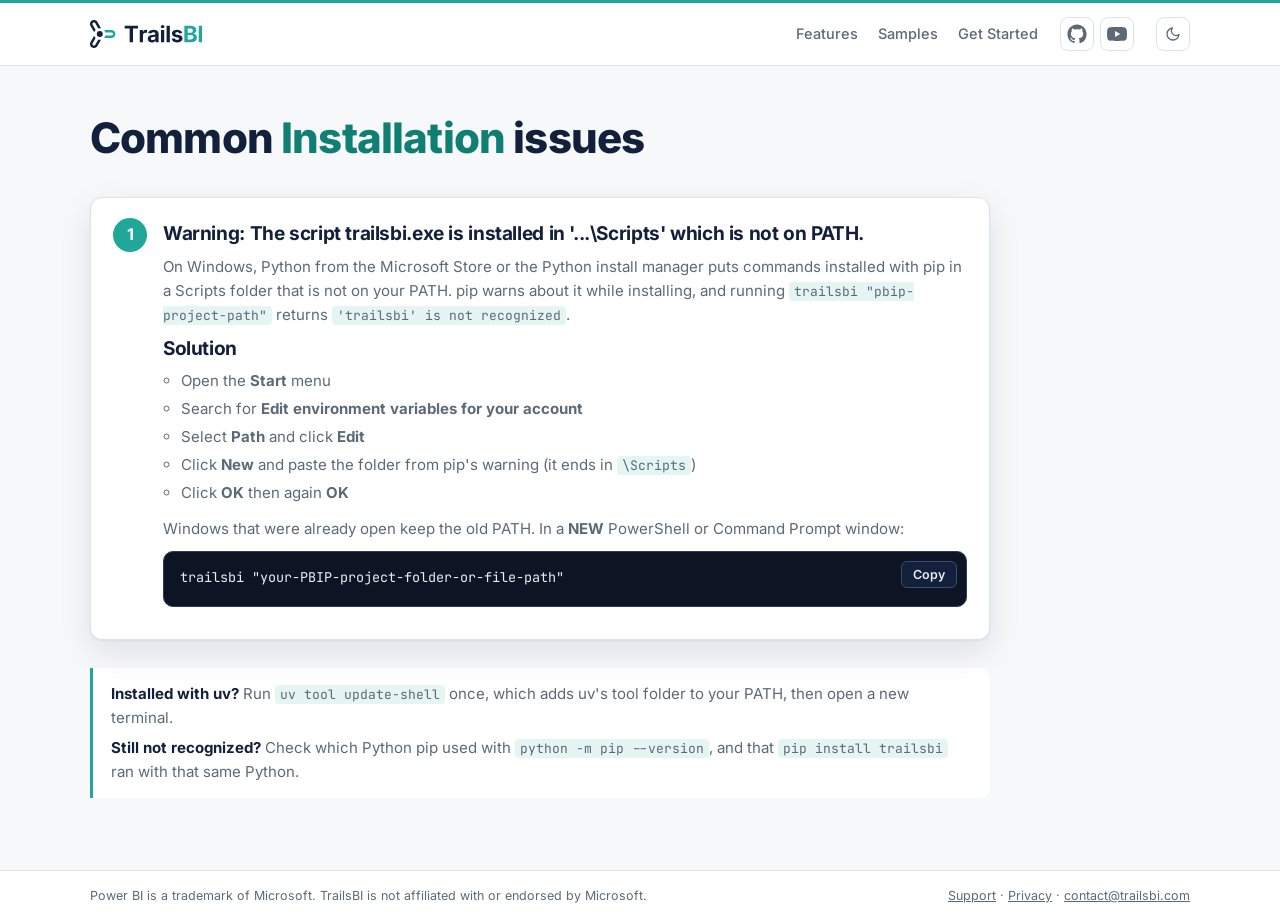
<file: setup/index.html>
<!doctype html>
<html lang="en">
<head>
<meta charset="utf-8">
<meta name="viewport" content="width=device-width, initial-scale=1">
<title>Setup: common Installation Issues · TrailsBI</title>
<meta name="description" content="Common Installation Issues with TrailsBI on Windows and their solutions.">
<link rel="canonical" href="https://trailsbi.com/setup/">
<meta property="og:type" content="website">
<meta property="og:site_name" content="TrailsBI">
<meta property="og:title" content="Setup: common Installation Issues · TrailsBI">
<meta property="og:description" content="Common Installation Issues with TrailsBI on Windows and their solutions.">
<meta property="og:url" content="https://trailsbi.com/setup/">
<meta property="og:image" content="https://trailsbi.com/og.jpg">
<meta name="twitter:card" content="summary_large_image">
<meta name="theme-color" content="#13203B">
<link rel="icon" href="../favicon.svg" type="image/svg+xml">
<link rel="apple-touch-icon" href="../apple-touch-icon.png">
<link rel="preload" href="../assets/fonts/inter-latin-wght-normal.woff2" as="font" type="font/woff2" crossorigin>
<link rel="stylesheet" href="../assets/fonts.css">
<script>try{if(localStorage.getItem("trailsbi-theme")==="dark")document.documentElement.classList.add("dark")}catch(e){}</script>
<style>
/* Layout: navy hero with the product in a window frame, a privacy band, a tabbed tour of the five views,
   real findings from the samples, then install steps. Brand: navy #13203B, teal #1FA79A, mint #4FD1C5. */
:root{
  --bg:#F6F8FA; --surface:#FFFFFF; --ink:#13203B; --muted:#5C6A78; --line:#DCE3EA;
  --teal:#1FA79A; --teal-ink:#0F7F74; --teal-soft:#E4F5F3; --mint:#4FD1C5;
  --navy:#13203B; --navy-2:#1B2B4B; --navy-line:#2C3D5E; --on-navy:#E6ECF3; --on-navy-muted:#B9C6D6;
  --err:#C62828; --err-soft:#FCEAEA; --warn:#A86A12; --warn-soft:#FBF1E1;
  --logo-ink:#13203B; --logo-acc:#1FA79A;
  --shadow:0 1px 2px rgba(19,32,59,.06),0 12px 32px rgba(19,32,59,.10);
  --sans:"Inter","Segoe UI",system-ui,-apple-system,sans-serif; --mono:"JetBrains Mono","Cascadia Code",Consolas,monospace;
  color-scheme:light;
}
html.dark{
  --bg:#0D1524; --surface:#152036; --ink:#E6ECF3; --muted:#9AA8B8; --line:#26344F;
  --teal:#4FD1C5; --teal-ink:#6FE0D5; --teal-soft:#14343A;
  --navy:#0A1120; --navy-2:#152036; --navy-line:#26344F;
  --err:#FF8A80; --err-soft:#3A1E24; --warn:#F2B866; --warn-soft:#3A2E1C;
  --logo-ink:#FFFFFF; --logo-acc:#4FD1C5; --shadow:0 1px 2px rgba(0,0,0,.3),0 12px 32px rgba(0,0,0,.35); color-scheme:dark}
*{box-sizing:border-box}
body{margin:0;background:var(--bg);color:var(--ink);font:16px/1.6 var(--sans);-webkit-font-smoothing:antialiased}
.wrap{max-width:1180px;margin:0 auto;padding-inline:clamp(16px,4vw,40px)}
h1,h2,h3{text-wrap:balance;letter-spacing:-.02em}
a{color:var(--teal-ink)}

:focus-visible{outline:2px solid var(--teal);outline-offset:2px}

.copy{border:1px solid #3A4C6E;background:#13203B;color:#E6ECF3;border-radius:6px;padding:5px 11px;font:600 12.5px var(--sans);cursor:pointer}
.copy:hover{border-color:var(--mint)}

/* header */
header.top{background:var(--surface);border-top:3px solid var(--teal);border-bottom:1px solid var(--line)}
header.top .wrap{display:flex;align-items:center;gap:22px;padding-block:14px}
header.top .logo svg{height:28px;width:auto;display:block}
header.top nav{display:flex;gap:20px;margin-left:auto;font-size:14.5px;font-weight:500}
header.top nav a{color:var(--muted);text-decoration:none}
header.top nav a:hover{color:var(--ink)}
.theme{display:flex;align-items:center;justify-content:center;width:34px;height:34px;border:1px solid var(--line);border-radius:8px;background:var(--surface);color:var(--muted);cursor:pointer;padding:0}
.theme:hover{color:var(--ink);border-color:var(--teal)}
header.top .theme svg{width:16px;height:16px}
.theme .sun{display:none} html.dark .theme .sun{display:block} html.dark .theme .moon{display:none}

/* hero */

/* privacy band */

/* sections */

/* view tour */

@keyframes vfill{to{transform:scaleX(1)}}

/* sample cards (same as the Samples page) */

code{font:.88em var(--mono);background:var(--teal-soft);padding:1px 5px;border-radius:4px;overflow-wrap:anywhere}

/* works with */

/* get started */

footer{border-top:1px solid var(--line);background:var(--surface);color:var(--muted);font-size:12.5px;line-height:1.45}
footer .wrap{display:flex;flex-wrap:wrap;justify-content:space-between;gap:10px 24px;padding-block:16px}
footer a{color:var(--muted)}
footer a:hover{color:var(--teal-ink)}
header.top .links{display:flex;align-items:center;gap:6px}
header.top .soc{display:inline-flex;align-items:center;justify-content:center;width:34px;height:34px;border-radius:8px;color:var(--muted);background:transparent;border:1px solid var(--line);transition:background .15s,border-color .15s,color .15s}
header.top .soc:hover{background:var(--teal);border-color:var(--teal);color:#fff}
html.dark header.top .soc:hover{color:#0D1524}
header.top .soc svg{width:20px;height:20px}
footer .wrap{align-items:center}

@media (max-width:640px){
  header.top .hide-s{display:none}
  
  
}
@media (prefers-reduced-motion:reduce){*{transition:none!important;scroll-behavior:auto!important}}
header.top nav a[aria-current]{color:var(--ink);font-weight:600}

main.setup{padding-block:48px 72px}
.setup .lead{max-width:760px}
.setup h1{margin:0 0 12px;font-size:clamp(30px,4vw,42px);line-height:1.12;letter-spacing:-.02em;font-weight:800;text-wrap:balance}
.setup h1 em{font-style:normal;color:var(--teal-ink)}
.setup .lead p{margin:0;color:var(--muted);font-size:17px}

.setup ol.steps{list-style:none;margin:36px 0 0;padding:0;display:grid;gap:16px;counter-reset:st;max-width:900px}
.setup ol.steps>li{counter-increment:st;display:grid;grid-template-columns:34px minmax(0,1fr);column-gap:16px;background:var(--surface);border:1px solid var(--line);border-radius:12px;padding:20px 22px;box-shadow:var(--shadow)}
.setup ol.steps>li::before{content:counter(st);display:flex;align-items:center;justify-content:center;width:34px;height:34px;border-radius:50%;background:#1FA79A;color:#fff;font-weight:700}
.setup ol.steps h2{margin:4px 0 8px;font-size:19px;line-height:1.3}
.setup ol.steps p,.setup ol.steps li li{color:var(--muted);font-size:15px}
.setup ol.steps p{margin:0 0 10px}
.setup ol.steps ul{margin:0 0 12px;padding-left:18px}
.setup ol.steps li li{margin:4px 0}
.setup a{color:var(--teal-ink);font-weight:600}
.setup .code{position:relative;margin:10px 0 12px;background:#0D1524;border:1px solid #2C3D5E;border-radius:10px}
.setup .code pre{margin:0;padding:14px 76px 14px 16px;overflow-x:auto}
.setup .code code{font:13.5px/1.6 var(--mono);color:#E6ECF3;white-space:pre;background:none;padding:0;border-radius:0;border:0}
.setup .code .copy{position:absolute;top:9px;right:9px}

.setup .note{margin:28px 0 0;max-width:900px;border-left:3px solid #1FA79A;background:var(--surface);border-radius:0 10px 10px 0;padding:14px 18px;color:var(--muted);font-size:15px}
.setup .note b{color:var(--ink)}
.setup .note p{margin:0 0 6px}.setup .note p:last-child{margin:0}

.setup .lead code,.setup ol.steps p code,.setup .note code{font:13px var(--mono)}
</style>
</head>
<body>
<header class="top"><div class="wrap">
  <a class="logo" href="../" aria-label="TrailsBI home"><svg viewBox="0 0 509.0 125.0" role="img" aria-label="TrailsBI"><g transform="scale(1.2500)"><path fill="var(--logo-ink)" d="M38.4 72.2 38.5 71.6 38.4 71.1 38.0 70.6 37.5 70.4 33.7 70.5 30.4 70.1 29.7 70.2 29.3 70.7 19.0 88.6 18.3 89.6 17.5 90.3 16.8 90.7 15.9 91.2 15.0 91.4 14.0 91.4 13.1 91.3 12.1 91.0 11.4 90.7 10.5 90.1 9.9 89.5 9.4 88.8 9.0 87.9 8.7 87.0 8.6 86.0 8.7 85.2 8.9 84.1 9.4 83.1 19.7 65.1 19.9 64.7 19.7 63.9 17.7 61.3 15.9 57.9 15.6 57.7 15.1 57.5 14.7 57.5 14.3 57.6 13.9 58.1 1.9 78.8 0.8 81.2 0.4 82.6 0.1 84.1 0.0 86.9 0.2 88.3 0.6 90.1 1.1 91.4 1.8 92.8 3.4 95.1 5.4 97.0 7.8 98.5 10.3 99.5 13.1 100.0 15.9 99.9 18.6 99.3 21.1 98.2 22.3 97.5 23.8 96.3 24.9 95.1 26.0 93.7Z"/><path fill="var(--logo-ink)" d="M13.9 42.0 14.3 42.4 14.9 42.6 15.5 42.4 15.9 42.2 17.7 38.8 19.7 36.2 19.9 35.5 19.7 34.9 9.4 17.0 8.9 15.9 8.7 14.9 8.6 14.0 8.7 13.0 9.0 12.2 9.4 11.2 9.9 10.6 10.7 9.8 11.4 9.3 12.4 8.9 13.2 8.7 14.2 8.6 15.1 8.7 16.1 9.0 16.8 9.3 17.7 9.9 18.3 10.5 19.0 11.4 29.3 29.4 29.6 29.7 30.4 30.0 33.7 29.5 37.5 29.6 37.9 29.5 38.3 29.2 38.5 28.9 38.5 28.4 38.4 27.8 26.4 7.1 24.9 4.9 23.9 3.9 22.7 2.9 20.3 1.4 19.0 0.9 17.3 0.3 15.9 0.1 14.3 0.0 11.5 0.2 8.9 1.0 6.4 2.3 4.2 4.0 2.5 6.2 1.1 8.6 0.3 11.2 0.0 14.0 0.1 15.4 0.3 17.3 0.8 18.8 1.5 20.5Z"/><path fill="var(--logo-acc)" d="M52.3 35.9 51.7 36.0 51.3 36.4 51.1 37.0 51.2 37.5 53.2 40.8 54.4 43.8 54.9 44.3 55.5 44.5 76.2 44.5 77.4 44.6 78.4 44.9 79.1 45.3 80.0 45.9 80.6 46.5 81.2 47.4 81.5 48.2 81.8 49.2 81.8 50.0 81.7 51.1 81.5 51.9 81.2 52.6 80.6 53.5 80.0 54.1 79.1 54.8 78.4 55.1 77.4 55.4 76.2 55.6 55.5 55.6 55.0 55.6 54.4 56.2 53.2 59.2 51.2 62.5 51.1 62.9 51.2 63.4 51.4 63.7 51.7 64.0 52.3 64.2 76.3 64.2 78.9 63.9 81.6 63.1 83.0 62.5 84.2 61.7 85.7 60.6 86.7 59.6 87.6 58.5 88.5 57.2 89.6 54.7 90.3 52.0 90.4 49.2 90.0 46.5 89.0 43.9 87.6 41.5 85.7 39.5 83.5 37.8 82.2 37.2 80.5 36.5 78.9 36.1 77.1 35.9Z"/><circle fill="var(--logo-ink)" cx="34.9" cy="50.0" r="10.7"/></g><path d="M154.7 38.4V26.1H214.1V38.4H191.9V98.8H176.9V38.4ZM222 98.8V44.3H236.2V53.8H236.7Q238.3 48.7 241.8 46.1Q245.3 43.5 249.9 43.5Q251.1 43.5 252.4 43.6Q253.7 43.8 254.7 44V57.1Q253.7 56.8 251.8 56.6Q250 56.4 248.3 56.4Q245 56.4 242.3 57.8Q239.6 59.3 238.1 61.8Q236.6 64.4 236.6 67.8V98.8ZM276 99.9Q270.8 99.9 266.7 98.1Q262.5 96.3 260.2 92.6Q257.8 89 257.8 83.6Q257.8 79 259.5 75.9Q261.2 72.9 264.1 71Q267 69.2 270.7 68.2Q274.3 67.2 278.4 66.8Q283.1 66.3 286 65.9Q288.9 65.5 290.3 64.6Q291.6 63.7 291.6 61.9V61.7Q291.6 59.3 290.7 57.7Q289.7 56.1 287.7 55.3Q285.8 54.4 283.1 54.4Q280.3 54.4 278.2 55.3Q276.1 56.1 274.7 57.5Q273.4 59 272.8 60.7L259.4 58.5Q260.8 53.7 264 50.4Q267.3 47.1 272.2 45.3Q277 43.6 283.1 43.6Q287.5 43.6 291.7 44.6Q295.8 45.7 299.1 47.9Q302.4 50.1 304.3 53.6Q306.3 57.2 306.3 62.1V98.8H292.4V91.3H291.9Q290.6 93.8 288.4 95.7Q286.2 97.7 283.1 98.8Q280 99.9 276 99.9ZM280.1 89.6Q283.6 89.6 286.2 88.3Q288.8 86.9 290.3 84.5Q291.7 82.2 291.7 79.3V73.4Q291.1 73.9 289.8 74.3Q288.5 74.7 286.8 75Q285.2 75.3 283.7 75.5Q282.1 75.8 280.9 75.9Q278.2 76.3 276.2 77.2Q274.1 78 273 79.5Q271.9 80.9 271.9 83.2Q271.9 85.3 272.9 86.7Q274 88.2 275.9 88.9Q277.7 89.6 280.1 89.6ZM316.8 98.8V44.3H331.4V98.8ZM324.1 37.1Q320.8 37.1 318.4 34.9Q316.1 32.7 316.1 29.6Q316.1 26.5 318.4 24.3Q320.8 22.1 324.1 22.1Q327.4 22.1 329.8 24.3Q332.2 26.4 332.2 29.6Q332.2 32.7 329.8 34.9Q327.4 37.1 324.1 37.1ZM356.5 26.1V98.8H341.9V26.1ZM388.7 99.9Q382.1 99.9 377 98Q371.9 96.2 368.7 92.6Q365.5 89 364.5 83.9L378.2 81.6Q379.2 85.4 381.9 87.3Q384.6 89.2 389.1 89.2Q393.3 89.2 395.7 87.6Q398.1 86 398.1 83.6Q398.1 81.4 396.4 80.1Q394.7 78.7 391.1 78L381.7 76Q373.8 74.4 369.9 70.5Q366 66.6 366 60.5Q366 55.2 368.8 51.5Q371.7 47.7 376.8 45.6Q382 43.6 388.9 43.6Q395.3 43.6 400.1 45.4Q404.8 47.1 407.7 50.4Q410.7 53.7 411.7 58.1L398.7 60.4Q397.8 57.6 395.5 55.9Q393.1 54.1 389.1 54.1Q385.5 54.1 383 55.6Q380.6 57.1 380.6 59.6Q380.6 61.7 382.2 63.1Q383.8 64.5 387.6 65.3L397.4 67.3Q405.4 68.9 409.2 72.5Q413.1 76.1 413.1 82Q413.1 87.4 409.9 91.4Q406.8 95.4 401.3 97.7Q395.8 99.9 388.7 99.9Z" fill="var(--logo-ink)"/><path d="M421.3 98.8V26.1H450.2Q458.2 26.1 463.5 28.5Q468.9 30.9 471.5 35.1Q474.2 39.3 474.2 44.8Q474.2 49.1 472.5 52.3Q470.8 55.5 467.8 57.5Q464.9 59.5 461.1 60.4V61.2Q465.2 61.3 468.9 63.5Q472.5 65.6 474.8 69.5Q477 73.4 477 78.8Q477 84.5 474.2 89.1Q471.4 93.6 465.8 96.2Q460.3 98.8 452 98.8ZM436.2 86.6H449.1Q455.7 86.6 458.7 84.1Q461.7 81.5 461.7 77.4Q461.7 74.3 460.2 71.9Q458.7 69.6 456 68.2Q453.3 66.9 449.5 66.9H436.2ZM436.2 56.7H448Q451.2 56.7 453.7 55.5Q456.2 54.4 457.7 52.2Q459.1 50.1 459.1 47.2Q459.1 43.2 456.3 40.7Q453.5 38.3 448.3 38.3H436.2ZM500.4 26.1V98.8H485.5V26.1Z" fill="var(--logo-acc)"/></svg></a>
  <nav aria-label="Main">
    <a href="../#tour">Features</a>
    <a href="../samples/">Samples</a>
    <a class="hide-s" href="../#start">Get Started</a>
  </nav>
  <span class="links hide-s"><a class="soc" href="https://github.com/trailsbi" target="_blank" rel="noopener" aria-label="TrailsBI on GitHub" title="github.com/trailsbi"><svg viewBox="0 0 24 24" aria-hidden="true"><path fill="currentColor" d="M12 .5C5.65.5.5 5.65.5 12a11.5 11.5 0 0 0 7.86 10.92c.58.1.79-.25.79-.56v-2c-3.2.7-3.87-1.37-3.87-1.37-.52-1.33-1.28-1.69-1.28-1.69-1.05-.72.08-.7.08-.7 1.16.08 1.77 1.19 1.77 1.19 1.03 1.77 2.7 1.26 3.36.96.1-.75.4-1.26.73-1.55-2.55-.29-5.24-1.28-5.24-5.69 0-1.26.45-2.29 1.19-3.09-.12-.29-.52-1.46.11-3.05 0 0 .97-.31 3.17 1.18a11 11 0 0 1 5.77 0c2.2-1.49 3.17-1.18 3.17-1.18.63 1.59.23 2.76.11 3.05.74.8 1.19 1.83 1.19 3.09 0 4.42-2.69 5.39-5.26 5.68.41.36.78 1.06.78 2.14v3.17c0 .31.21.67.8.56A11.5 11.5 0 0 0 23.5 12C23.5 5.65 18.35.5 12 .5z"/></svg></a><a class="soc" href="https://youtube.com/@trailsbi" target="_blank" rel="noopener" aria-label="TrailsBI on YouTube" title="youtube.com/@trailsbi"><svg viewBox="0 0 24 24" aria-hidden="true"><path fill="currentColor" d="M23.5 6.2a3 3 0 0 0-2.1-2.1C19.5 3.6 12 3.6 12 3.6s-7.5 0-9.4.5A3 3 0 0 0 .5 6.2 31.4 31.4 0 0 0 0 12a31.4 31.4 0 0 0 .5 5.8 3 3 0 0 0 2.1 2.1c1.9.5 9.4.5 9.4.5s7.5 0 9.4-.5a3 3 0 0 0 2.1-2.1A31.4 31.4 0 0 0 24 12a31.4 31.4 0 0 0-.5-5.8zM9.6 15.6V8.4l6.3 3.6-6.3 3.6z"/></svg></a></span>
  <button class="theme" id="themeBtn" aria-label="Switch to dark mode" title="Switch to dark mode"><svg class="moon" width="16" height="16" viewBox="0 0 24 24" fill="none" stroke="currentColor" stroke-width="2" stroke-linecap="round" stroke-linejoin="round" aria-hidden="true"><path d="M21 12.8A9 9 0 1 1 11.2 3a7 7 0 0 0 9.8 9.8z"/></svg><svg class="sun" width="16" height="16" viewBox="0 0 24 24" fill="none" stroke="currentColor" stroke-width="2" stroke-linecap="round" aria-hidden="true"><circle cx="12" cy="12" r="4"/><path d="M12 2v2M12 20v2M4.9 4.9l1.4 1.4M17.7 17.7l1.4 1.4M2 12h2M20 12h2M4.9 19.1l1.4-1.4M17.7 6.3l1.4-1.4"/></svg></button>
</div></header>
<main class="setup wrap">
<div class="lead">
  <h1>Common <em>Installation</em> issues</h1>
</div>
<ol class="steps">
<li><div>
  <h2>Warning: The script trailsbi.exe is installed in '...\Scripts' which is not on PATH.</h2>
    <p>On Windows, Python from the Microsoft Store or the Python install manager puts commands installed with
  pip in a Scripts folder that is not on your PATH. pip warns about it while installing, and running <code>trailsbi "pbip-project-path"</code>
  returns <code>'trailsbi' is not recognized</code>.</p>

    <h2>Solution</h2>
      <ul>
        <li>Open the <b>Start</b> menu</li>
        <li>Search for <b>Edit environment variables for your account</b></li>
        <li>Select <b>Path</b> and click <b>Edit</b></li>
        <li>Click <b>New</b> and paste the folder from pip's warning (it ends in <code>\Scripts</code>)</li>
        <li>Click <b>OK</b> then again <b>OK</b></li>
      </ul>

      <p>Windows that were already open keep the old PATH. In a <b>NEW </b> PowerShell or Command Prompt window:</p>
      <div class="code"><pre><code id="c-run">trailsbi &quot;your-PBIP-project-folder-or-file-path&quot;</code></pre><button class="copy" data-copy="c-run">Copy</button></div>

  </div></li>
</ol>
<div class="note">
  <p><b>Installed with uv?</b> Run <code>uv tool update-shell</code> once, which adds uv's tool folder to your
  PATH, then open a new terminal.</p>
  <p><b>Still not recognized?</b> Check which Python pip used with <code>python -m pip --version</code>, and that
  <code>pip install trailsbi</code> ran with that same Python.</p>
</div>
</main>
<footer><div class="wrap">
  <span>Power BI is a trademark of Microsoft. TrailsBI is not affiliated with or endorsed by Microsoft.</span>
  <span class="flinks"><a href="../support/">Support</a> · <a href="../privacy/">Privacy</a> · <a href="mailto:contact@trailsbi.com">contact@trailsbi.com</a></span>
  </div></footer>
<script>
(function () {
  var root = document.documentElement, tb = document.getElementById("themeBtn");
  function setTheme(d) {
    root.classList.toggle("dark", d);
    var l = d ? "Switch to light mode" : "Switch to dark mode";
    tb.setAttribute("aria-label", l); tb.title = l;
    try { localStorage.setItem("trailsbi-theme", d ? "dark" : "light"); } catch (x) {}
  }
  var saved = null; try { saved = localStorage.getItem("trailsbi-theme"); } catch (x) {}
  setTheme(saved === "dark");
  tb.addEventListener("click", function () { setTheme(!root.classList.contains("dark")); });
  document.addEventListener("click", function (e) {
    var cp = e.target.closest && e.target.closest(".copy");
    if (!cp) return;
    var el = document.getElementById(cp.dataset.copy), t = el.textContent;
    var done = function () { cp.textContent = "Copied"; setTimeout(function () { cp.textContent = "Copy"; }, 1500); };
    var sel = function () { var r = document.createRange(); r.selectNodeContents(el); var s = getSelection(); s.removeAllRanges(); s.addRange(r); };
    try { navigator.clipboard.writeText(t).then(done, sel); } catch (x) { sel(); }
  });
})();
</script>
</body>
</html>
</file>
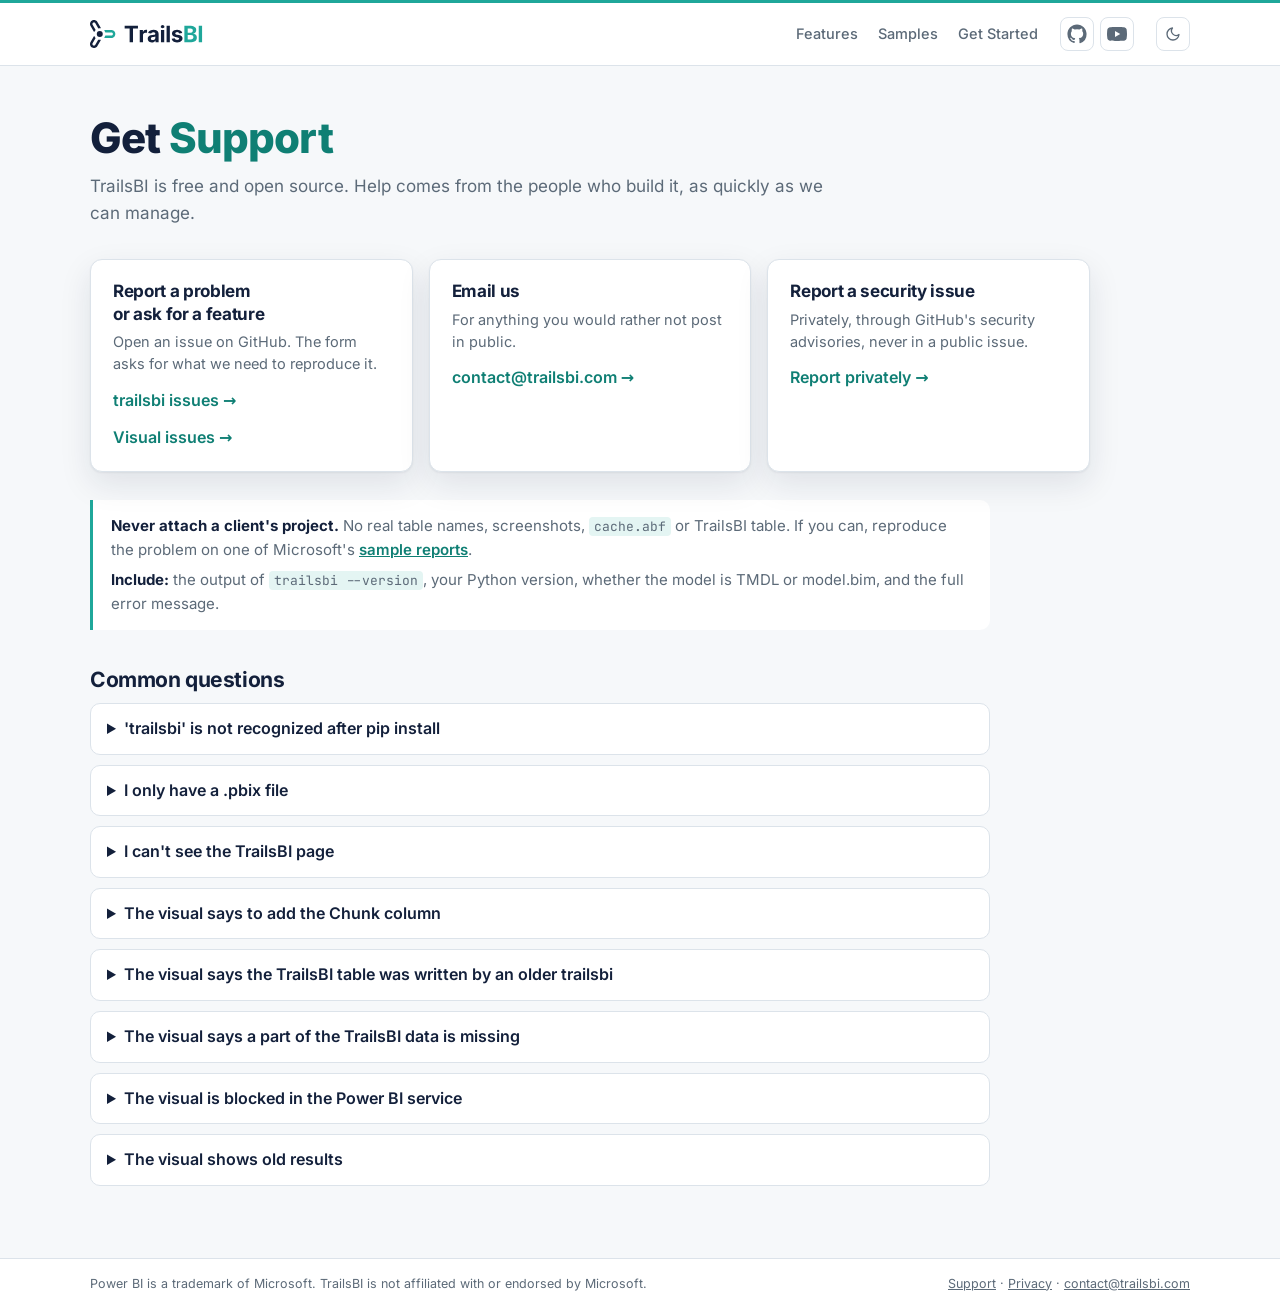
<file: support/index.html>
<!doctype html>
<html lang="en">
<head>
<meta charset="utf-8">
<meta name="viewport" content="width=device-width, initial-scale=1">
<title>Support · TrailsBI</title>
<meta name="description" content="Get help with TrailsBI and the TrailsBI visual for Power BI: GitHub issues, email and common questions.">
<link rel="canonical" href="https://trailsbi.com/support/">
<meta property="og:type" content="website">
<meta property="og:site_name" content="TrailsBI">
<meta property="og:title" content="Support · TrailsBI">
<meta property="og:description" content="Get help with TrailsBI and the TrailsBI visual for Power BI: GitHub issues, email and common questions.">
<meta property="og:url" content="https://trailsbi.com/support/">
<meta property="og:image" content="https://trailsbi.com/og.jpg">
<meta name="twitter:card" content="summary_large_image">
<meta name="theme-color" content="#13203B">
<link rel="icon" href="../favicon.svg" type="image/svg+xml">
<link rel="apple-touch-icon" href="../apple-touch-icon.png">
<link rel="preload" href="../assets/fonts/inter-latin-wght-normal.woff2" as="font" type="font/woff2" crossorigin>
<link rel="stylesheet" href="../assets/fonts.css">
<script>try{if(localStorage.getItem("trailsbi-theme")==="dark")document.documentElement.classList.add("dark")}catch(e){}</script>
<style>
/* Layout: navy hero with the product in a window frame, a privacy band, a tabbed tour of the five views,
   real findings from the samples, then install steps. Brand: navy #13203B, teal #1FA79A, mint #4FD1C5. */
:root{
  --bg:#F6F8FA; --surface:#FFFFFF; --ink:#13203B; --muted:#5C6A78; --line:#DCE3EA;
  --teal:#1FA79A; --teal-ink:#0F7F74; --teal-soft:#E4F5F3; --mint:#4FD1C5;
  --navy:#13203B; --navy-2:#1B2B4B; --navy-line:#2C3D5E; --on-navy:#E6ECF3; --on-navy-muted:#B9C6D6;
  --err:#C62828; --err-soft:#FCEAEA; --warn:#A86A12; --warn-soft:#FBF1E1;
  --logo-ink:#13203B; --logo-acc:#1FA79A;
  --shadow:0 1px 2px rgba(19,32,59,.06),0 12px 32px rgba(19,32,59,.10);
  --sans:"Inter","Segoe UI",system-ui,-apple-system,sans-serif; --mono:"JetBrains Mono","Cascadia Code",Consolas,monospace;
  color-scheme:light;
}
html.dark{
  --bg:#0D1524; --surface:#152036; --ink:#E6ECF3; --muted:#9AA8B8; --line:#26344F;
  --teal:#4FD1C5; --teal-ink:#6FE0D5; --teal-soft:#14343A;
  --navy:#0A1120; --navy-2:#152036; --navy-line:#26344F;
  --err:#FF8A80; --err-soft:#3A1E24; --warn:#F2B866; --warn-soft:#3A2E1C;
  --logo-ink:#FFFFFF; --logo-acc:#4FD1C5; --shadow:0 1px 2px rgba(0,0,0,.3),0 12px 32px rgba(0,0,0,.35); color-scheme:dark}
*{box-sizing:border-box}
body{margin:0;background:var(--bg);color:var(--ink);font:16px/1.6 var(--sans);-webkit-font-smoothing:antialiased}
.wrap{max-width:1180px;margin:0 auto;padding-inline:clamp(16px,4vw,40px)}
h1,h2,h3{text-wrap:balance;letter-spacing:-.02em}
a{color:var(--teal-ink)}

:focus-visible{outline:2px solid var(--teal);outline-offset:2px}

.copy{border:1px solid #3A4C6E;background:#13203B;color:#E6ECF3;border-radius:6px;padding:5px 11px;font:600 12.5px var(--sans);cursor:pointer}
.copy:hover{border-color:var(--mint)}

/* header */
header.top{background:var(--surface);border-top:3px solid var(--teal);border-bottom:1px solid var(--line)}
header.top .wrap{display:flex;align-items:center;gap:22px;padding-block:14px}
header.top .logo svg{height:28px;width:auto;display:block}
header.top nav{display:flex;gap:20px;margin-left:auto;font-size:14.5px;font-weight:500}
header.top nav a{color:var(--muted);text-decoration:none}
header.top nav a:hover{color:var(--ink)}
.theme{display:flex;align-items:center;justify-content:center;width:34px;height:34px;border:1px solid var(--line);border-radius:8px;background:var(--surface);color:var(--muted);cursor:pointer;padding:0}
.theme:hover{color:var(--ink);border-color:var(--teal)}
header.top .theme svg{width:16px;height:16px}
.theme .sun{display:none} html.dark .theme .sun{display:block} html.dark .theme .moon{display:none}

/* hero */

/* privacy band */

/* sections */

/* view tour */

@keyframes vfill{to{transform:scaleX(1)}}

/* sample cards (same as the Samples page) */

code{font:.88em var(--mono);background:var(--teal-soft);padding:1px 5px;border-radius:4px;overflow-wrap:anywhere}

/* works with */

/* get started */

footer{border-top:1px solid var(--line);background:var(--surface);color:var(--muted);font-size:12.5px;line-height:1.45}
footer .wrap{display:flex;flex-wrap:wrap;justify-content:space-between;gap:10px 24px;padding-block:16px}
footer a{color:var(--muted)}
footer a:hover{color:var(--teal-ink)}
header.top .links{display:flex;align-items:center;gap:6px}
header.top .soc{display:inline-flex;align-items:center;justify-content:center;width:34px;height:34px;border-radius:8px;color:var(--muted);background:transparent;border:1px solid var(--line);transition:background .15s,border-color .15s,color .15s}
header.top .soc:hover{background:var(--teal);border-color:var(--teal);color:#fff}
html.dark header.top .soc:hover{color:#0D1524}
header.top .soc svg{width:20px;height:20px}
footer .wrap{align-items:center}

@media (max-width:640px){
  header.top .hide-s{display:none}
  
  
}
@media (prefers-reduced-motion:reduce){*{transition:none!important;scroll-behavior:auto!important}}
header.top nav a[aria-current]{color:var(--ink);font-weight:600}

main.setup{padding-block:48px 72px}
.setup .lead{max-width:760px}
.setup h1{margin:0 0 12px;font-size:clamp(30px,4vw,42px);line-height:1.12;letter-spacing:-.02em;font-weight:800;text-wrap:balance}
.setup h1 em{font-style:normal;color:var(--teal-ink)}
.setup .lead p{margin:0;color:var(--muted);font-size:17px}

.setup ol.steps{list-style:none;margin:36px 0 0;padding:0;display:grid;gap:16px;counter-reset:st;max-width:900px}
.setup ol.steps>li{counter-increment:st;display:grid;grid-template-columns:34px minmax(0,1fr);column-gap:16px;background:var(--surface);border:1px solid var(--line);border-radius:12px;padding:20px 22px;box-shadow:var(--shadow)}
.setup ol.steps>li::before{content:counter(st);display:flex;align-items:center;justify-content:center;width:34px;height:34px;border-radius:50%;background:#1FA79A;color:#fff;font-weight:700}
.setup ol.steps h2{margin:4px 0 8px;font-size:19px;line-height:1.3}
.setup ol.steps p,.setup ol.steps li li{color:var(--muted);font-size:15px}
.setup ol.steps p{margin:0 0 10px}
.setup ol.steps ul{margin:0 0 12px;padding-left:18px}
.setup ol.steps li li{margin:4px 0}
.setup a{color:var(--teal-ink);font-weight:600}
.setup .code{position:relative;margin:10px 0 12px;background:#0D1524;border:1px solid #2C3D5E;border-radius:10px}
.setup .code pre{margin:0;padding:14px 76px 14px 16px;overflow-x:auto}
.setup .code code{font:13.5px/1.6 var(--mono);color:#E6ECF3;white-space:pre;background:none;padding:0;border-radius:0;border:0}
.setup .code .copy{position:absolute;top:9px;right:9px}

.setup .note{margin:28px 0 0;max-width:900px;border-left:3px solid #1FA79A;background:var(--surface);border-radius:0 10px 10px 0;padding:14px 18px;color:var(--muted);font-size:15px}
.setup .note b{color:var(--ink)}
.setup .note p{margin:0 0 6px}.setup .note p:last-child{margin:0}

.setup .lead code,.setup ol.steps p code,.setup .note code{font:13px var(--mono)}

/* privacy and support pages */
.prose{max-width:820px;margin-top:8px}
.prose h2{margin:36px 0 10px;font-size:21px;line-height:1.3}
.prose h3{margin:22px 0 6px;font-size:16.5px;line-height:1.35}
.prose p,.prose li{color:var(--muted);font-size:15.5px}
.prose p{margin:0 0 12px}
.prose ul{margin:0 0 14px;padding-left:20px}
.prose li{margin:5px 0}
.prose b{color:var(--ink)}
.prose code{font:13px var(--mono)}
.setup .lead .meta{margin-top:10px;font-size:14px}
.ways{display:grid;grid-template-columns:repeat(3,minmax(0,1fr));gap:16px;margin:32px 0 8px;max-width:1000px}
.way{display:grid;gap:6px;align-content:start;background:var(--surface);border:1px solid var(--line);border-radius:12px;padding:20px 22px;box-shadow:var(--shadow)}
.way h2{margin:0;font-size:17px;line-height:1.3}
.way p{margin:0;color:var(--muted);font-size:14.5px;line-height:1.55}
.way .go{margin-top:6px;font-weight:600;text-decoration:none}
.way .go::after{content:" \2192"}
.way .go:hover{text-decoration:underline}
.faq{display:grid;gap:10px;max-width:900px}
.faq details{background:var(--surface);border:1px solid var(--line);border-radius:10px;padding:12px 16px}
.faq summary{cursor:pointer;font-weight:600;color:var(--ink)}
.faq details p{margin:10px 0 2px}
@media (max-width:900px){.ways{grid-template-columns:1fr}}
</style>
</head>
<body>
<header class="top"><div class="wrap">
  <a class="logo" href="../" aria-label="TrailsBI home"><svg viewBox="0 0 509.0 125.0" role="img" aria-label="TrailsBI"><g transform="scale(1.2500)"><path fill="var(--logo-ink)" d="M38.4 72.2 38.5 71.6 38.4 71.1 38.0 70.6 37.5 70.4 33.7 70.5 30.4 70.1 29.7 70.2 29.3 70.7 19.0 88.6 18.3 89.6 17.5 90.3 16.8 90.7 15.9 91.2 15.0 91.4 14.0 91.4 13.1 91.3 12.1 91.0 11.4 90.7 10.5 90.1 9.9 89.5 9.4 88.8 9.0 87.9 8.7 87.0 8.6 86.0 8.7 85.2 8.9 84.1 9.4 83.1 19.7 65.1 19.9 64.7 19.7 63.9 17.7 61.3 15.9 57.9 15.6 57.7 15.1 57.5 14.7 57.5 14.3 57.6 13.9 58.1 1.9 78.8 0.8 81.2 0.4 82.6 0.1 84.1 0.0 86.9 0.2 88.3 0.6 90.1 1.1 91.4 1.8 92.8 3.4 95.1 5.4 97.0 7.8 98.5 10.3 99.5 13.1 100.0 15.9 99.9 18.6 99.3 21.1 98.2 22.3 97.5 23.8 96.3 24.9 95.1 26.0 93.7Z"/><path fill="var(--logo-ink)" d="M13.9 42.0 14.3 42.4 14.9 42.6 15.5 42.4 15.9 42.2 17.7 38.8 19.7 36.2 19.9 35.5 19.7 34.9 9.4 17.0 8.9 15.9 8.7 14.9 8.6 14.0 8.7 13.0 9.0 12.2 9.4 11.2 9.9 10.6 10.7 9.8 11.4 9.3 12.4 8.9 13.2 8.7 14.2 8.6 15.1 8.7 16.1 9.0 16.8 9.3 17.7 9.9 18.3 10.5 19.0 11.4 29.3 29.4 29.6 29.7 30.4 30.0 33.7 29.5 37.5 29.6 37.9 29.5 38.3 29.2 38.5 28.9 38.5 28.4 38.4 27.8 26.4 7.1 24.9 4.9 23.9 3.9 22.7 2.9 20.3 1.4 19.0 0.9 17.3 0.3 15.9 0.1 14.3 0.0 11.5 0.2 8.9 1.0 6.4 2.3 4.2 4.0 2.5 6.2 1.1 8.6 0.3 11.2 0.0 14.0 0.1 15.4 0.3 17.3 0.8 18.8 1.5 20.5Z"/><path fill="var(--logo-acc)" d="M52.3 35.9 51.7 36.0 51.3 36.4 51.1 37.0 51.2 37.5 53.2 40.8 54.4 43.8 54.9 44.3 55.5 44.5 76.2 44.5 77.4 44.6 78.4 44.9 79.1 45.3 80.0 45.9 80.6 46.5 81.2 47.4 81.5 48.2 81.8 49.2 81.8 50.0 81.7 51.1 81.5 51.9 81.2 52.6 80.6 53.5 80.0 54.1 79.1 54.8 78.4 55.1 77.4 55.4 76.2 55.6 55.5 55.6 55.0 55.6 54.4 56.2 53.2 59.2 51.2 62.5 51.1 62.9 51.2 63.4 51.4 63.7 51.7 64.0 52.3 64.2 76.3 64.2 78.9 63.9 81.6 63.1 83.0 62.5 84.2 61.7 85.7 60.6 86.7 59.6 87.6 58.5 88.5 57.2 89.6 54.7 90.3 52.0 90.4 49.2 90.0 46.5 89.0 43.9 87.6 41.5 85.7 39.5 83.5 37.8 82.2 37.2 80.5 36.5 78.9 36.1 77.1 35.9Z"/><circle fill="var(--logo-ink)" cx="34.9" cy="50.0" r="10.7"/></g><path d="M154.7 38.4V26.1H214.1V38.4H191.9V98.8H176.9V38.4ZM222 98.8V44.3H236.2V53.8H236.7Q238.3 48.7 241.8 46.1Q245.3 43.5 249.9 43.5Q251.1 43.5 252.4 43.6Q253.7 43.8 254.7 44V57.1Q253.7 56.8 251.8 56.6Q250 56.4 248.3 56.4Q245 56.4 242.3 57.8Q239.6 59.3 238.1 61.8Q236.6 64.4 236.6 67.8V98.8ZM276 99.9Q270.8 99.9 266.7 98.1Q262.5 96.3 260.2 92.6Q257.8 89 257.8 83.6Q257.8 79 259.5 75.9Q261.2 72.9 264.1 71Q267 69.2 270.7 68.2Q274.3 67.2 278.4 66.8Q283.1 66.3 286 65.9Q288.9 65.5 290.3 64.6Q291.6 63.7 291.6 61.9V61.7Q291.6 59.3 290.7 57.7Q289.7 56.1 287.7 55.3Q285.8 54.4 283.1 54.4Q280.3 54.4 278.2 55.3Q276.1 56.1 274.7 57.5Q273.4 59 272.8 60.7L259.4 58.5Q260.8 53.7 264 50.4Q267.3 47.1 272.2 45.3Q277 43.6 283.1 43.6Q287.5 43.6 291.7 44.6Q295.8 45.7 299.1 47.9Q302.4 50.1 304.3 53.6Q306.3 57.2 306.3 62.1V98.8H292.4V91.3H291.9Q290.6 93.8 288.4 95.7Q286.2 97.7 283.1 98.8Q280 99.9 276 99.9ZM280.1 89.6Q283.6 89.6 286.2 88.3Q288.8 86.9 290.3 84.5Q291.7 82.2 291.7 79.3V73.4Q291.1 73.9 289.8 74.3Q288.5 74.7 286.8 75Q285.2 75.3 283.7 75.5Q282.1 75.8 280.9 75.9Q278.2 76.3 276.2 77.2Q274.1 78 273 79.5Q271.9 80.9 271.9 83.2Q271.9 85.3 272.9 86.7Q274 88.2 275.9 88.9Q277.7 89.6 280.1 89.6ZM316.8 98.8V44.3H331.4V98.8ZM324.1 37.1Q320.8 37.1 318.4 34.9Q316.1 32.7 316.1 29.6Q316.1 26.5 318.4 24.3Q320.8 22.1 324.1 22.1Q327.4 22.1 329.8 24.3Q332.2 26.4 332.2 29.6Q332.2 32.7 329.8 34.9Q327.4 37.1 324.1 37.1ZM356.5 26.1V98.8H341.9V26.1ZM388.7 99.9Q382.1 99.9 377 98Q371.9 96.2 368.7 92.6Q365.5 89 364.5 83.9L378.2 81.6Q379.2 85.4 381.9 87.3Q384.6 89.2 389.1 89.2Q393.3 89.2 395.7 87.6Q398.1 86 398.1 83.6Q398.1 81.4 396.4 80.1Q394.7 78.7 391.1 78L381.7 76Q373.8 74.4 369.9 70.5Q366 66.6 366 60.5Q366 55.2 368.8 51.5Q371.7 47.7 376.8 45.6Q382 43.6 388.9 43.6Q395.3 43.6 400.1 45.4Q404.8 47.1 407.7 50.4Q410.7 53.7 411.7 58.1L398.7 60.4Q397.8 57.6 395.5 55.9Q393.1 54.1 389.1 54.1Q385.5 54.1 383 55.6Q380.6 57.1 380.6 59.6Q380.6 61.7 382.2 63.1Q383.8 64.5 387.6 65.3L397.4 67.3Q405.4 68.9 409.2 72.5Q413.1 76.1 413.1 82Q413.1 87.4 409.9 91.4Q406.8 95.4 401.3 97.7Q395.8 99.9 388.7 99.9Z" fill="var(--logo-ink)"/><path d="M421.3 98.8V26.1H450.2Q458.2 26.1 463.5 28.5Q468.9 30.9 471.5 35.1Q474.2 39.3 474.2 44.8Q474.2 49.1 472.5 52.3Q470.8 55.5 467.8 57.5Q464.9 59.5 461.1 60.4V61.2Q465.2 61.3 468.9 63.5Q472.5 65.6 474.8 69.5Q477 73.4 477 78.8Q477 84.5 474.2 89.1Q471.4 93.6 465.8 96.2Q460.3 98.8 452 98.8ZM436.2 86.6H449.1Q455.7 86.6 458.7 84.1Q461.7 81.5 461.7 77.4Q461.7 74.3 460.2 71.9Q458.7 69.6 456 68.2Q453.3 66.9 449.5 66.9H436.2ZM436.2 56.7H448Q451.2 56.7 453.7 55.5Q456.2 54.4 457.7 52.2Q459.1 50.1 459.1 47.2Q459.1 43.2 456.3 40.7Q453.5 38.3 448.3 38.3H436.2ZM500.4 26.1V98.8H485.5V26.1Z" fill="var(--logo-acc)"/></svg></a>
  <nav aria-label="Main">
    <a href="../#tour">Features</a>
    <a href="../samples/">Samples</a>
    <a class="hide-s" href="../#start">Get Started</a>
  </nav>
  <span class="links hide-s"><a class="soc" href="https://github.com/trailsbi" target="_blank" rel="noopener" aria-label="TrailsBI on GitHub" title="github.com/trailsbi"><svg viewBox="0 0 24 24" aria-hidden="true"><path fill="currentColor" d="M12 .5C5.65.5.5 5.65.5 12a11.5 11.5 0 0 0 7.86 10.92c.58.1.79-.25.79-.56v-2c-3.2.7-3.87-1.37-3.87-1.37-.52-1.33-1.28-1.69-1.28-1.69-1.05-.72.08-.7.08-.7 1.16.08 1.77 1.19 1.77 1.19 1.03 1.77 2.7 1.26 3.36.96.1-.75.4-1.26.73-1.55-2.55-.29-5.24-1.28-5.24-5.69 0-1.26.45-2.29 1.19-3.09-.12-.29-.52-1.46.11-3.05 0 0 .97-.31 3.17 1.18a11 11 0 0 1 5.77 0c2.2-1.49 3.17-1.18 3.17-1.18.63 1.59.23 2.76.11 3.05.74.8 1.19 1.83 1.19 3.09 0 4.42-2.69 5.39-5.26 5.68.41.36.78 1.06.78 2.14v3.17c0 .31.21.67.8.56A11.5 11.5 0 0 0 23.5 12C23.5 5.65 18.35.5 12 .5z"/></svg></a><a class="soc" href="https://youtube.com/@trailsbi" target="_blank" rel="noopener" aria-label="TrailsBI on YouTube" title="youtube.com/@trailsbi"><svg viewBox="0 0 24 24" aria-hidden="true"><path fill="currentColor" d="M23.5 6.2a3 3 0 0 0-2.1-2.1C19.5 3.6 12 3.6 12 3.6s-7.5 0-9.4.5A3 3 0 0 0 .5 6.2 31.4 31.4 0 0 0 0 12a31.4 31.4 0 0 0 .5 5.8 3 3 0 0 0 2.1 2.1c1.9.5 9.4.5 9.4.5s7.5 0 9.4-.5a3 3 0 0 0 2.1-2.1A31.4 31.4 0 0 0 24 12a31.4 31.4 0 0 0-.5-5.8zM9.6 15.6V8.4l6.3 3.6-6.3 3.6z"/></svg></a></span>
  <button class="theme" id="themeBtn" aria-label="Switch to dark mode" title="Switch to dark mode"><svg class="moon" width="16" height="16" viewBox="0 0 24 24" fill="none" stroke="currentColor" stroke-width="2" stroke-linecap="round" stroke-linejoin="round" aria-hidden="true"><path d="M21 12.8A9 9 0 1 1 11.2 3a7 7 0 0 0 9.8 9.8z"/></svg><svg class="sun" width="16" height="16" viewBox="0 0 24 24" fill="none" stroke="currentColor" stroke-width="2" stroke-linecap="round" aria-hidden="true"><circle cx="12" cy="12" r="4"/><path d="M12 2v2M12 20v2M4.9 4.9l1.4 1.4M17.7 17.7l1.4 1.4M2 12h2M20 12h2M4.9 19.1l1.4-1.4M17.7 6.3l1.4-1.4"/></svg></button>
</div></header>
<main class="setup wrap">
<div class="lead">
  <h1>Get <em>Support</em></h1>
  <p>TrailsBI is free and open source. Help comes from the people who build it, as quickly as we can manage.</p>
</div>
<div class="ways">
  <div class="way"><h2>Report a problem or ask for a feature</h2><p>Open an issue on GitHub. The form asks for what we need to reproduce it.</p>
    <a class="go" href="https://github.com/trailsbi/trailsbi/issues/new/choose" target="_blank" rel="noopener">trailsbi issues</a>
    <a class="go" href="https://github.com/trailsbi/trailsbi-visual/issues" target="_blank" rel="noopener">Visual issues</a></div>
  <div class="way"><h2>Email us</h2><p>For anything you would rather not post in public.</p>
    <a class="go" href="mailto:contact@trailsbi.com">contact@trailsbi.com</a></div>
  <div class="way"><h2>Report a security issue</h2><p>Privately, through GitHub's security advisories, never in a public issue.</p>
    <a class="go" href="https://github.com/trailsbi/trailsbi/security/advisories/new" target="_blank" rel="noopener">Report privately</a></div>
</div>
<div class="note">
  <p><b>Never attach a client's project.</b> No real table names, screenshots, <code>cache.abf</code> or TrailsBI table. If you can, reproduce the problem on one of Microsoft's <a href="../samples/">sample reports</a>.</p>
  <p><b>Include:</b> the output of <code>trailsbi --version</code>, your Python version, whether the model is TMDL or model.bim, and the full error message.</p>
</div>
<div class="prose">
<h2>Common questions</h2>
</div>
<div class="faq">
  <details><summary>'trailsbi' is not recognized after pip install</summary><p>pip put the command in a folder that is not on your PATH. The one-time fix needs no admin rights: <a href="../setup/">Setup</a>.</p></details>
  <details><summary>I only have a .pbix file</summary><p>In Power BI Desktop: File, Save as, Power BI project (.pbip). TrailsBI reads that folder.</p></details>
  <details><summary>I can't see the TrailsBI page</summary><p>It is hidden in view mode: in Power BI Desktop it shows among the page tabs with a hidden-page icon; report readers in the service never see it. If <code>--embed</code> said it did not add the page, the report is not in the PBIR format: in Desktop turn on File, Options and settings, Options, Preview features, "Store reports using enhanced metadata format (PBIR)", save, and run <code>--embed</code> again.</p></details>
  <details><summary>The visual says to add the Chunk column</summary><p>You added the visual yourself. Run <code>trailsbi "your-pbip-project-path" --embed</code> with the project closed in Power BI Desktop, open it and refresh. The table is hidden: in the Data pane, turn on View hidden, then drag TrailsBI Chunk onto the visual. Or use the TrailsBI page that <code>--embed</code> adds, which is already set up.</p></details>
  <details><summary>The visual says the TrailsBI table was written by an older trailsbi</summary><p>Visual 1.0.1 and later read a one-column table that trailsbi 1.2.2 and later write. Update with <code>pip install -U trailsbi</code>, run <code>trailsbi "your-pbip-project-path" --embed</code> again with the project closed, then open it and refresh.</p></details>
  <details><summary>The visual says a part of the TrailsBI data is missing</summary><p>Remove any filters on the visual, or on the page, that apply to the TrailsBI table, and refresh the table.</p></details>
  <details><summary>The visual is blocked in the Power BI service</summary><p>A visual imported from a file needs the tenant setting <em>Allow visuals created using the Power BI SDK</em>. If it is off, ask your Power BI admin to add the TrailsBI visual as an organizational visual.</p></details>
  <details><summary>The visual shows old results</summary><p>The visual shows the TrailsBI table as of your last <code>--embed</code>. After changing the model or report, run <code>trailsbi --embed</code> again and refresh.</p></details>
</div>
</main>
<footer><div class="wrap">
  <span>Power BI is a trademark of Microsoft. TrailsBI is not affiliated with or endorsed by Microsoft.</span>
  <span class="flinks"><a href="../support/">Support</a> · <a href="../privacy/">Privacy</a> · <a href="mailto:contact@trailsbi.com">contact@trailsbi.com</a></span>
  </div></footer>
<script>
(function () {
  var root = document.documentElement, tb = document.getElementById("themeBtn");
  function setTheme(d) {
    root.classList.toggle("dark", d);
    var l = d ? "Switch to light mode" : "Switch to dark mode";
    tb.setAttribute("aria-label", l); tb.title = l;
    try { localStorage.setItem("trailsbi-theme", d ? "dark" : "light"); } catch (x) {}
  }
  var saved = null; try { saved = localStorage.getItem("trailsbi-theme"); } catch (x) {}
  setTheme(saved === "dark");
  tb.addEventListener("click", function () { setTheme(!root.classList.contains("dark")); });
  document.addEventListener("click", function (e) {
    var cp = e.target.closest && e.target.closest(".copy");
    if (!cp) return;
    var el = document.getElementById(cp.dataset.copy), t = el.textContent;
    var done = function () { cp.textContent = "Copied"; setTimeout(function () { cp.textContent = "Copy"; }, 1500); };
    var sel = function () { var r = document.createRange(); r.selectNodeContents(el); var s = getSelection(); s.removeAllRanges(); s.addRange(r); };
    try { navigator.clipboard.writeText(t).then(done, sel); } catch (x) { sel(); }
  });
})();
</script>
</body>
</html>
</file>
<file: assets/fonts.css>
/* Inter (variable) and JetBrains Mono, served from this site. SIL Open Font License 1.1: see OFL.txt */
@font-face{font-family:"Inter";font-style:normal;font-display:swap;font-weight:100 900;
  src:url(fonts/inter-latin-wght-normal.woff2) format("woff2-variations"),url(fonts/inter-latin-wght-normal.woff2) format("woff2");
  unicode-range:U+0000-00FF,U+0131,U+0152-0153,U+02BB-02BC,U+02C6,U+02DA,U+02DC,U+0304,U+0308,U+0329,U+2000-206F,U+20AC,U+2122,U+2191,U+2193,U+2212,U+2215,U+FEFF,U+FFFD}
@font-face{font-family:"Inter";font-style:normal;font-display:swap;font-weight:100 900;
  src:url(fonts/inter-latin-ext-wght-normal.woff2) format("woff2-variations"),url(fonts/inter-latin-ext-wght-normal.woff2) format("woff2");
  unicode-range:U+0100-02BA,U+02BD-02C5,U+02C7-02CC,U+02CE-02D7,U+02DD-02FF,U+0304,U+0308,U+0329,U+1D00-1DBF,U+1E00-1E9F,U+1EF2-1EFF,U+2020,U+20A0-20AB,U+20AD-20C0,U+2113,U+2C60-2C7F,U+A720-A7FF}
@font-face{font-family:"JetBrains Mono";font-style:normal;font-display:swap;font-weight:400;
  src:url(fonts/jetbrains-mono-latin-400-normal.woff2) format("woff2")}
@font-face{font-family:"JetBrains Mono";font-style:normal;font-display:swap;font-weight:500;
  src:url(fonts/jetbrains-mono-latin-500-normal.woff2) format("woff2")}
</file>
